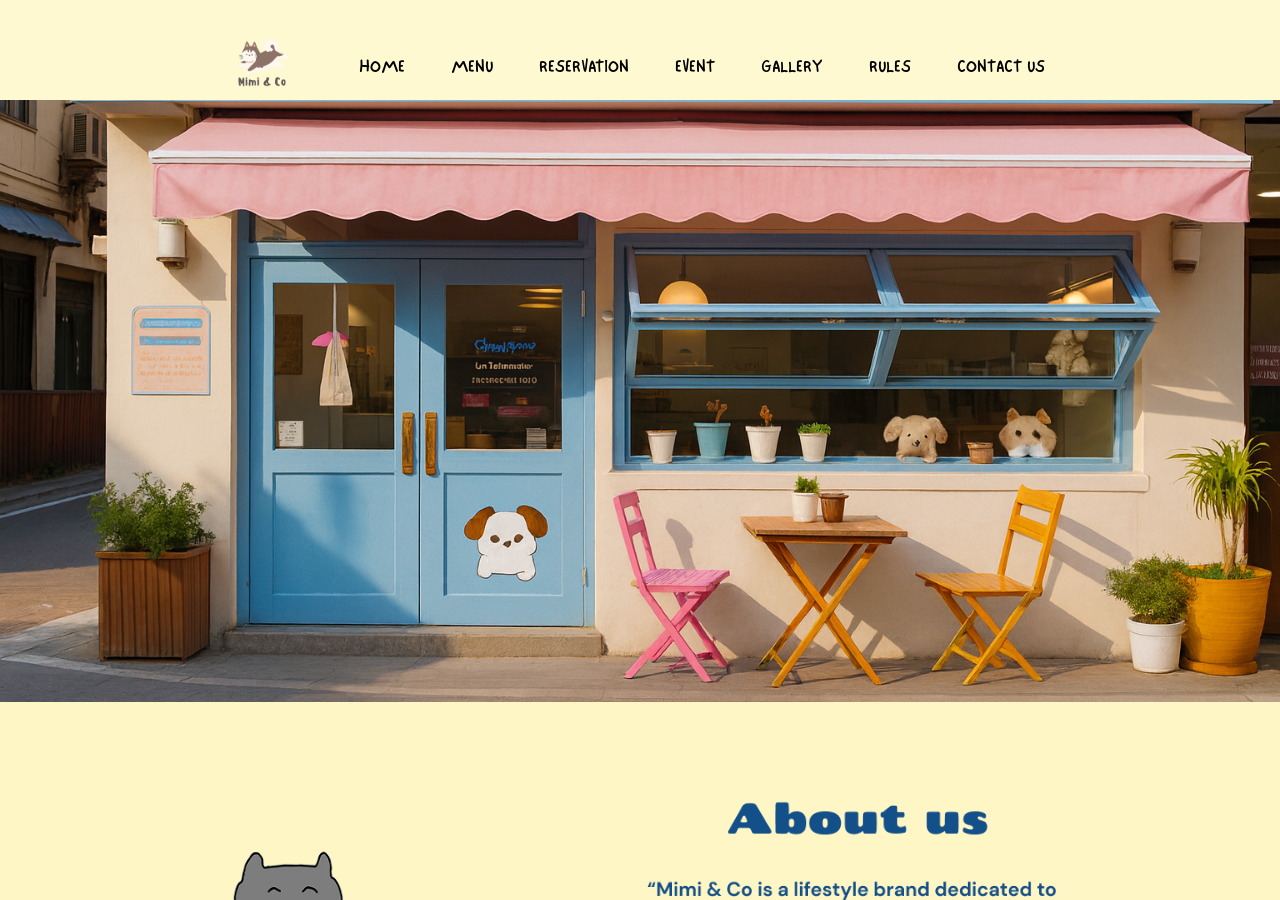
<file: index.html>
<!DOCTYPE html>
<html>
  <head>
    <meta http-equiv="refresh" content="0; url=Home.html">
    <title>Redirecting...</title>
  </head>
  <body>
    <a href="Home.html">Click here if you are not redirected</a>
  </body>
</html>
</file>
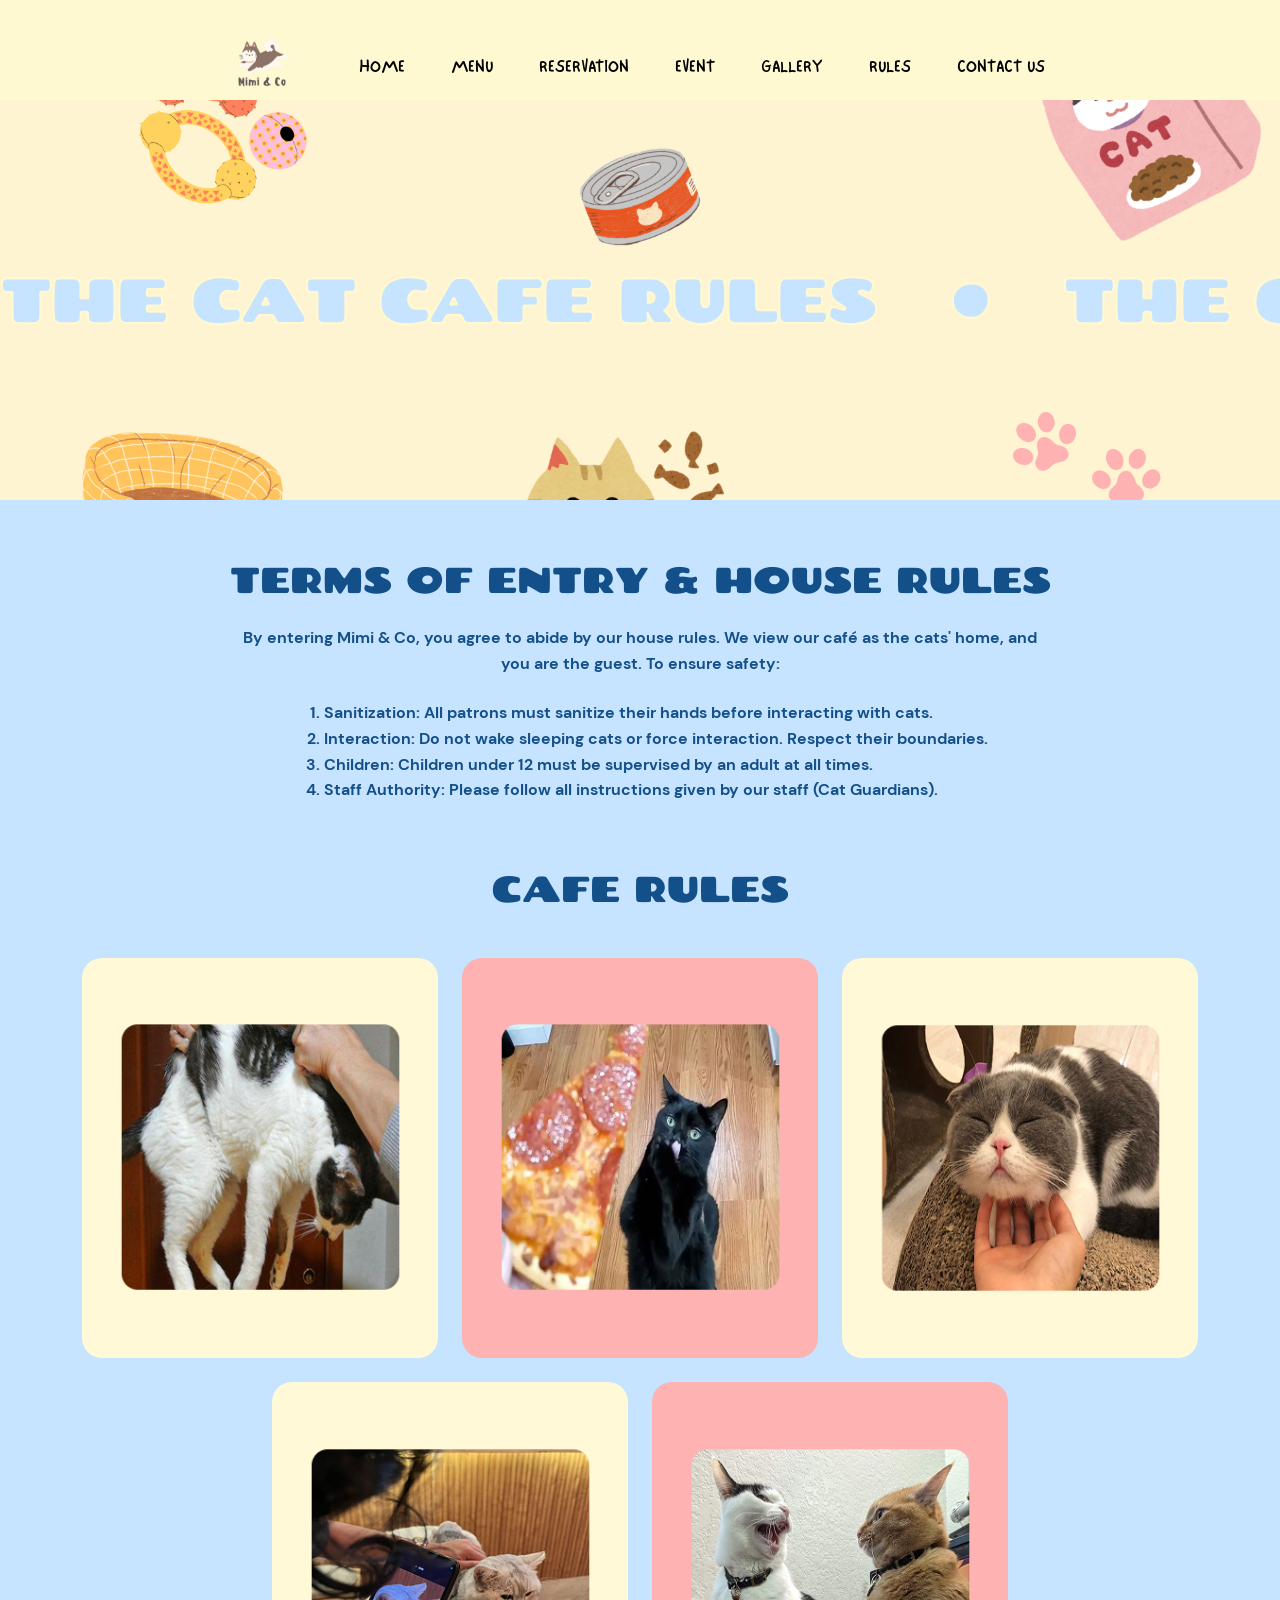
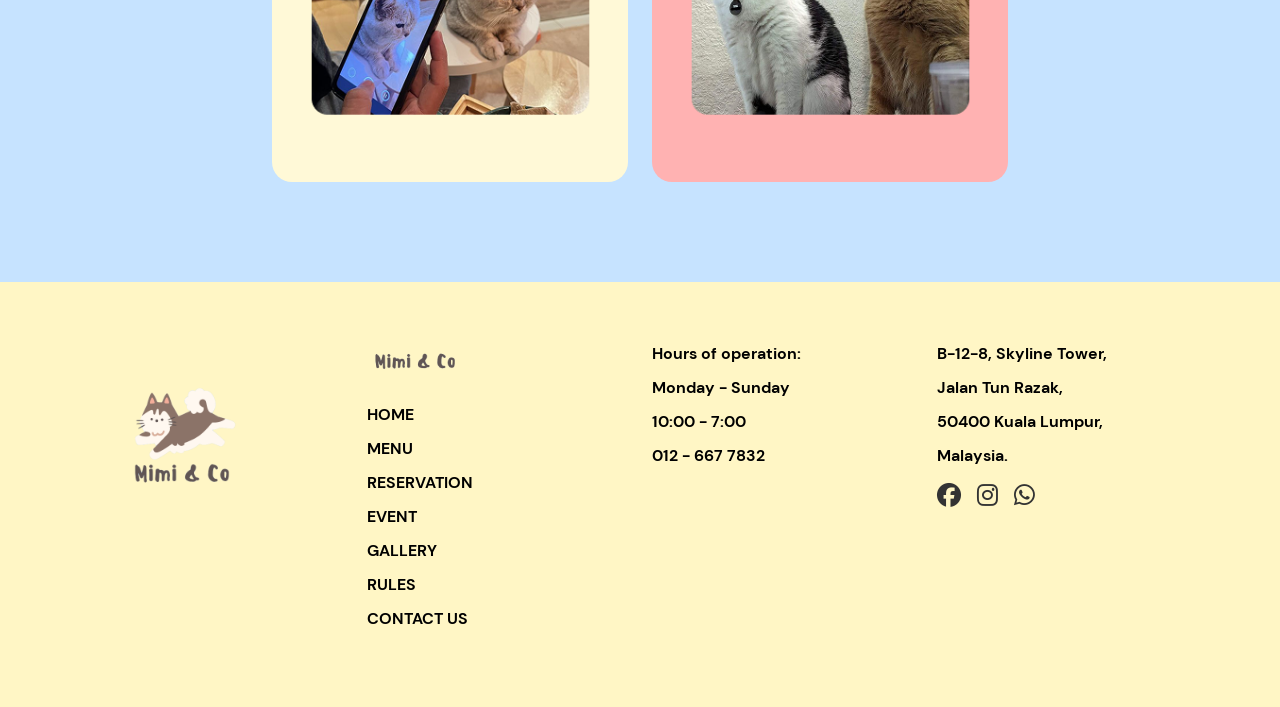
<file: caferules.html>
<!DOCTYPE html>
<html lang="en">
<head>
    <meta charset="UTF-8">
    <meta name="viewport" content="width=device-width, initial-scale=1.0">
    <title>The Cat Cafe Rules</title>
    
    <link href="https://cdn.jsdelivr.net/npm/bootstrap@5.0.2/dist/css/bootstrap.min.css" rel="stylesheet">
    <link rel="stylesheet" href="https://cdnjs.cloudflare.com/ajax/libs/font-awesome/6.7.2/css/all.min.css">
    
    <link rel="stylesheet" href="Template.css">
    <link rel="stylesheet" href="caferules.css">

    <link rel="icon" type="image/x-icon" href="img/Logo 2.png">
</head>

<body>

    <div class="navbar-placeholder">
        <nav class="navbar navbar-expand-lg transition-navbar">
            <div class="container-fluid justify-content-center position-relative">
                <button class="navbar-toggler position-absolute start-0 ms-3" type="button" data-bs-toggle="collapse" data-bs-target="#navbarNav">
                    <span class="navbar-toggler-icon"></span>
                </button>
                <div class="d-flex align-items-center flex-column flex-lg-row w-100 justify-content-center">
                    <a class="navbar-brand m-0 p-0 me-lg-4" href="Home.html">
                        <img src="img/Logo 2.png" alt="Mimi & Co" class="nav-logo">
                    </a>
                    <div class="collapse navbar-collapse flex-grow-0" id="navbarNav">
                        <ul class="navbar-nav text-center align-items-center">
                            <li class="nav-item"><a class="nav-link" href="Home.html">HOME</a></li>
                            <li class="nav-item"><a class="nav-link" href="menu.html">MENU</a></li>
                            <li class="nav-item"><a class="nav-link " href="Reservation.html">RESERVATION</a></li>
                            <li class="nav-item"><a class="nav-link" href="Event.html">EVENT</a></li>
                            <li class="nav-item"><a class="nav-link" href="ourcats.html">GALLERY</a></li>
                            <li class="nav-item"><a class="nav-link" href="caferules.html">RULES</a></li>
                            <li class="nav-item"><a class="nav-link" href="cncn.html">CONTACT US</a></li>
                        </ul>
                    </div>
                </div>
            </div>
        </nav>
    </div>

    <header class="rules-header">
        <img src="img/Background banner.png" alt="" class="header-bg-img">
        
        <div class="marquee-container">
            <div class="marquee-content">
                THE CAT CAFE RULES&nbsp;&nbsp;&nbsp;•&nbsp;&nbsp;&nbsp;THE CAT CAFE RULES&nbsp;&nbsp;&nbsp;•&nbsp;&nbsp;&nbsp;THE CAT CAFE RULES&nbsp;&nbsp;&nbsp;•&nbsp;&nbsp;&nbsp;THE CAT CAFE RULES&nbsp;&nbsp;&nbsp;•&nbsp;&nbsp;&nbsp;
            </div>
        </div>
    </header>

    <section class="rules-content-section">
        <div class="container">
            
            <div class="text-center mb-5">
                <h2 class="section-title text-dark-blue mb-4">TERMS OF ENTRY & HOUSE RULES</h2>
                <div class="rules-text mx-auto">
                    <p class="mb-4">By entering Mimi & Co, you agree to abide by our house rules. We view our café as the cats' home, and you are the guest. To ensure safety:</p>
                    <ol class="text-start d-inline-block">
                        <li><strong>Sanitization:</strong> All patrons must sanitize their hands before interacting with cats.</li>
                        <li><strong>Interaction:</strong> Do not wake sleeping cats or force interaction. Respect their boundaries.</li>
                        <li><strong>Children:</strong> Children under 12 must be supervised by an adult at all times.</li>
                        <li><strong>Staff Authority:</strong> Please follow all instructions given by our staff (Cat Guardians).</li>
                    </ol>
                </div>
            </div>

            <div class="text-center mb-5">
                <h2 class="section-title text-dark-blue">CAFE RULES</h2>
            </div>

            <div class="row g-4 justify-content-center">
                
                <div class="col-12 col-md-6 col-lg-4">
                    <div class="flip-card">
                        <div class="flip-card-inner">
                            <div class="flip-card-front">
                                <img src="img/Group 44.png" alt="Paws" class="img-fill">
                            </div>
                            <div class="flip-card-back card-yellow-dark">
                                <h3 class="card-title">Paws on the Floor</h3>
                                <p class="card-text">Please do not pick up the cats or hold them against their will. Cats prefer to have all four paws on the ground. If a cat wants to sit on your lap, they will hop up!
.</p>
                                <i class="fa-solid fa-paw fa-2x mt-2"></i>
                            </div>
                        </div>
                    </div>
                </div>

                <div class="col-12 col-md-6 col-lg-4">
                    <div class="flip-card">
                        <div class="flip-card-inner">
                            <div class="flip-card-front">
                                <img src="img/Group 45.png" alt="Food" class="img-fill">
                            </div>
                            <div class="flip-card-back card-pink-dark">
                                <h3 class="card-title">No Human Food</h3>
                                <p class="card-text">Our treats are delicious, but they aren't for kitties! Please do not share your food or drinks with the cats, as many human ingredients can be harmful to their health.</p>
                                <i class="fa-solid fa-burger fa-2x mt-2"></i>
                            </div>
                        </div>
                    </div>
                </div>

                <div class="col-12 col-md-6 col-lg-4">
                    <div class="flip-card">
                        <div class="flip-card-inner">
                            <div class="flip-card-front">
                                <img src="img/Group 46.png" alt="Touch" class="img-fill">
                            </div>
                            <div class="flip-card-back card-yellow-dark">
                                <h3 class="card-title">Gentle Touch Only</h3>
                                <p class="card-text">Please pet gently and avoid rough play. If a cat is sleeping or eating, please let them rest. We want them to feel safe and relaxed at all times.</p>
                                <i class="fa-solid fa-hand-holding-heart fa-2x mt-2"></i>
                            </div>
                        </div>
                    </div>
                </div>

                <div class="col-12 col-md-6 col-lg-4">
                    <div class="flip-card">
                        <div class="flip-card-inner">
                            <div class="flip-card-front">
                                <img src="img/Group 39.png" alt="Flash" class="img-fill">
                            </div>
                            <div class="flip-card-back card-yellow-dark">
                                <h3 class="card-title">Flash-Free Photos</h3>
                                <p class="card-text">You are welcome to take photos of our adorable residents! However, please turn off your flash, as the bright light can hurt their sensitive eyes and scare them.
</p>
                                <i class="fa-solid fa-camera-rotate fa-2x mt-2"></i>
                            </div>
                        </div>
                    </div>
                </div>

                <div class="col-12 col-md-6 col-lg-4">
                    <div class="flip-card">
                        <div class="flip-card-inner">
                            <div class="flip-card-front">
                                <img src="img/Group 41.png" alt="Flash" class="img-fill">
                            </div>
                            <div class="flip-card-back card-pink-dark">
                                <h3 class="card-title">Indoor Voices</h3>
                                <p class="card-text">Cats have sensitive hearing. We ask that you keep your voice to a conversational level and avoid shouting or running, to keep the environment calm for everyone.
</p>
                                <i class="fa-solid fa-volume-low fa-2x mt-2"></i>
                            </div>
                        </div>
                    </div>
                </div>

            </div> </div>
    </section>

    <footer>
        <div class="container">
            <div class="row g-4">
                <div class="col-12 col-md-6 col-lg-3 text-center text-lg-start">
                    <a href="Home.html"><img src="img/Logo 2.png" alt="" class="img-fluid" style="max-width: 200px;"></a>
                </div>
                <div class="col-12 col-md-6 col-lg-3 text-center text-lg-start">
                    <div class="lg mb-3"><img src="img/Logo font only.png" alt="" class="img-fluid" width="101"></div>
                    <ul class="nolist1">
                        <li><a href="Home.html">HOME</a></li>
                        <li><a href="menu.html">MENU</a></li>
                        <li><a href="Reservation.html">RESERVATION</a></li>
                        <li><a href="Event.html">EVENT</a></li>
                        <li><a href="ourcats.html">GALLERY</a></li>
                        <li><a href="caferules.html">RULES</a></li>
                        <li><a href="cncn.html">CONTACT US</a></li>
                    </ul>
                </div>
                <div class="col-12 col-md-6 col-lg-3 text-center text-lg-start">
                    <ul class="nolist2">
                        <li><strong>Hours of operation:</strong></li>
                        <li>Monday - Sunday</li>
                        <li>10:00 - 7:00</li>
                        <li>012 - 667 7832</li>
                    </ul>
                </div>
                <div class="col-12 col-md-6 col-lg-3 text-center text-lg-start">
                    <ul class="nolist2">
                        <li>B-12-8, Skyline Tower,</li>
                        <li>Jalan Tun Razak,</li>
                        <li>50400 Kuala Lumpur,</li>
                        <li>Malaysia.</li>
                    </ul>
                    <div class="icon mt-3 d-flex justify-content-center justify-content-lg-start">
                        <a href="#" class="me-3"><i class="fa-brands fa-facebook fa-xl"></i></a>
                        <a href="#" class="me-3"><i class="fa-brands fa-instagram fa-xl"></i></a>
                        <a href="#"><i class="fa-brands fa-whatsapp fa-xl"></i></a>
                    </div>
                </div>
            </div>
        </div>
    </footer>

    <script src="https://cdn.jsdelivr.net/npm/bootstrap@5.0.2/dist/js/bootstrap.bundle.min.js"></script>
    <script>
        window.addEventListener('scroll', function() {
            const navbar = document.querySelector('.transition-navbar');
            if (window.scrollY > 50) {
                navbar.classList.add('scrolled');
            } else {
                navbar.classList.remove('scrolled');
            }
        });
    </script>
</body>
</html>
</file>
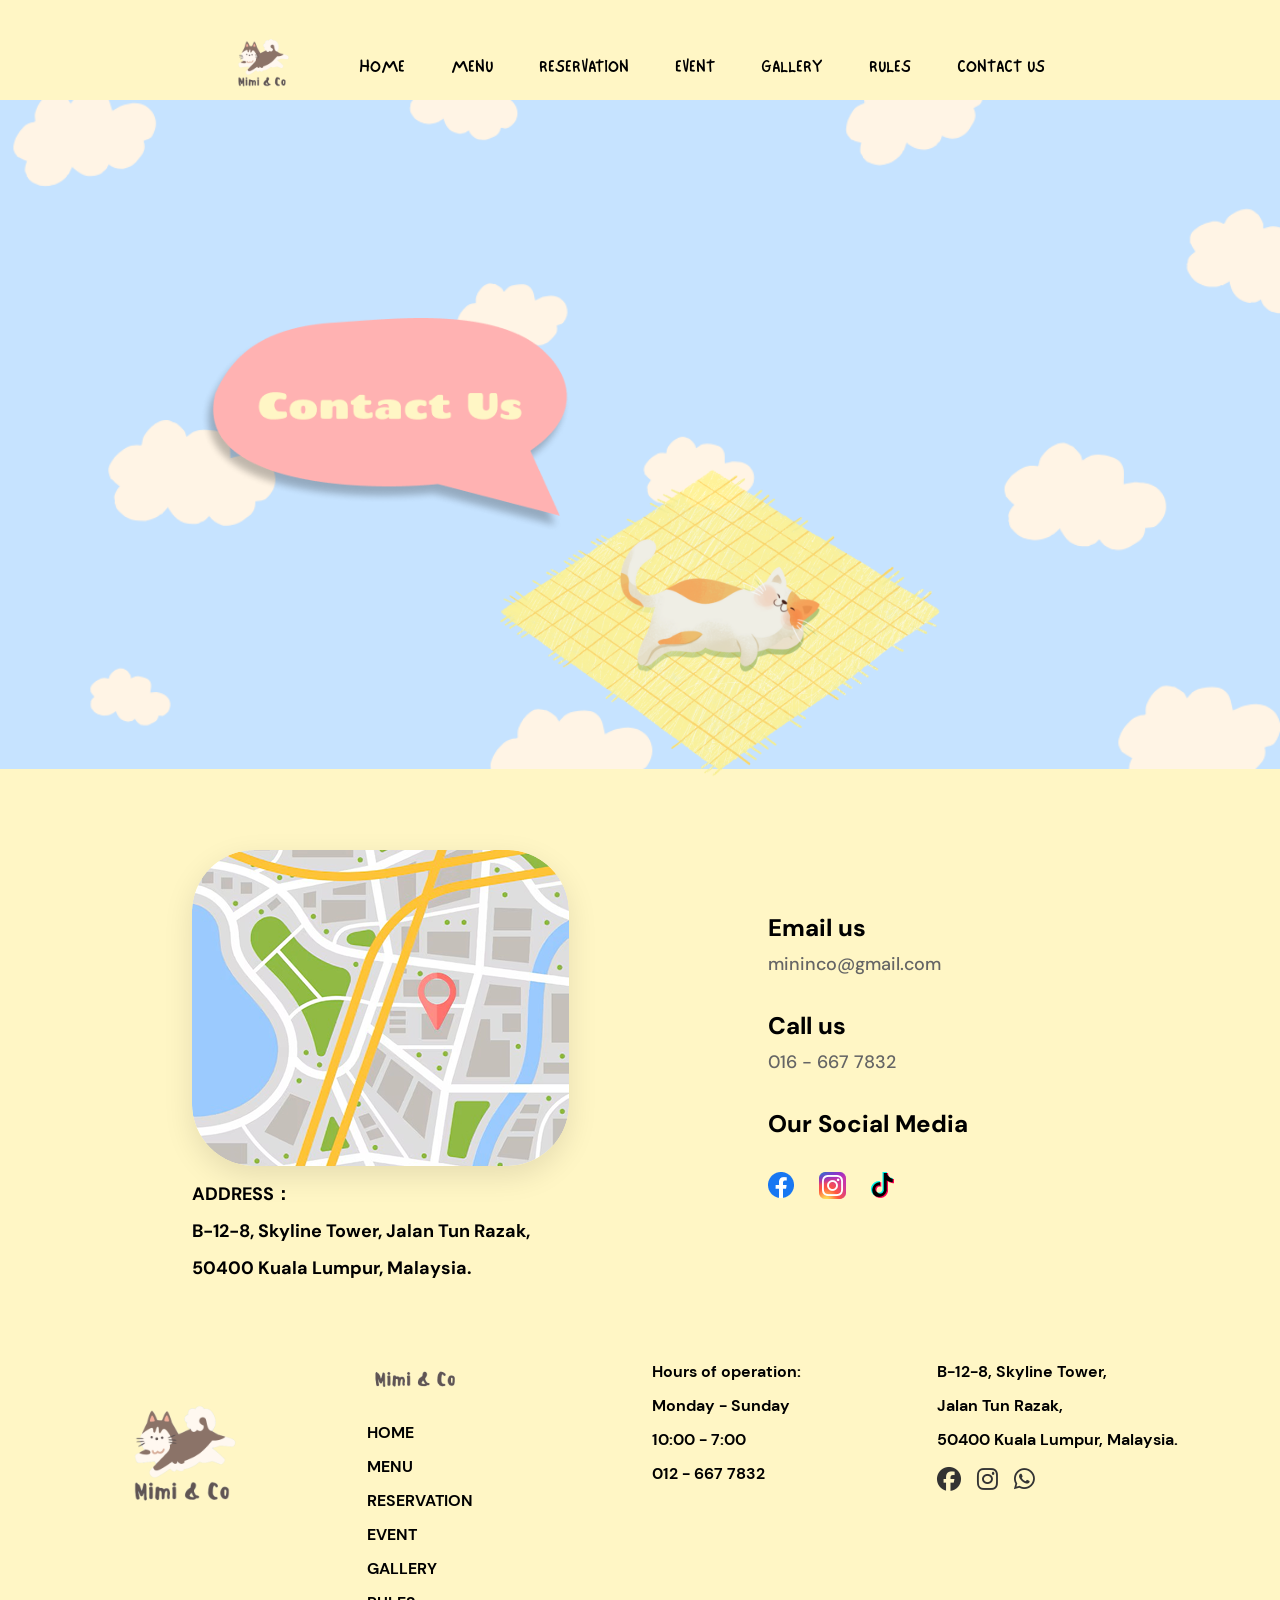
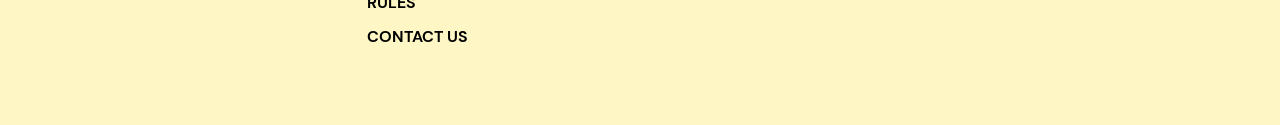
<file: cncn.html>
<!DOCTYPE html>
<html lang="en">
<head>
    <meta charset="UTF-8">
    <meta name="viewport" content="width=device-width, initial-scale=1.0">
    <title>Contact Us</title>
    
    <link href="https://cdn.jsdelivr.net/npm/bootstrap@5.0.2/dist/css/bootstrap.min.css" rel="stylesheet">
    <link rel="stylesheet" href="https://cdnjs.cloudflare.com/ajax/libs/font-awesome/6.7.2/css/all.min.css">
    <link href="https://fonts.googleapis.com/css2?family=DM+Sans:ital,wght@0,400;0,700;1,400&display=swap" rel="stylesheet">
    
    <link rel="stylesheet" href="Template.css">

    <link rel="icon" type="image/x-icon" href="img/Logo 2.png">

    <style>
        body {
            background: #fff6c5;
            font-family: 'DM Sans', sans-serif;
            color: black;
            margin: 0;
            padding: 0;
        }

        .navbar-placeholder { height: 100px; }

        .contact-main-wrapper {
            position: relative;
            min-height: 1200px; 
            overflow:hidden;
        }


        .contact-banner {
            background-image: url('img/background 3.png');
            background-size: cover;
            background-position: center;
            background-repeat: no-repeat;
            width: 100%;
            height: 669px;
            position: relative;
        }
        
        .contact-title-img {
            position: absolute;
            width: 387px;
            height: 216px;
            top: 218px;
            left: 15%; 
            object-fit: contain;
            z-index: 2;
        }
        
        .cat-img {
            position: absolute;
            width: 800px; 
            height: 746px;
            left: 25%;
            top: 150px;
            object-fit: contain;
            z-index: 1;
            opacity: 0.9;
        }

        .address-img {
            position: absolute;
            width: 377px;
            height: 316px;
            top: 750px;
            left: 15%;
            border-radius: 62px;
            object-fit: cover;
            box-shadow: 0 10px 30px rgba(0,0,0,0.1);
        }
        
        .address-text {
            position: absolute;
            top: 1080px; 
            left: 15%;
            width: 377px;
            font-size: 18px;
            line-height: 1.6;
            font-weight: 700;
        }
        
        .address-line { margin-bottom: 8px; }

        .contact-info-right {
            position: absolute;
            top: 780px;
            left: 60%;
        }
        
        .info-title {
            font-weight: 800;
            font-size: 24px;
            margin-bottom: 5px;
            margin-top: 30px;
        }
        
        .info-content {
            font-size: 18px; 
            font-weight: 500; 
            color: #656565;
            margin-bottom: 20px;
        }
        
        .social-icons {
            display: flex;
            gap: 25px;
            margin-top: 20px;
        }
        
        .social-icon {
            color: black;
            font-size: 28px;
            text-decoration: none;
            transition: transform 0.3s ease, color 0.3s ease;
        }
        
        .social-icon:hover {
            color: #134F88;
            transform: scale(1.2);
        }

 
        @media (max-width: 991px) {
            .contact-main-wrapper { min-height: 1800px; }
            .contact-title-img { left: 10%; width: 280px; }
            .cat-img { width: 500px; top: 300px; }
            .address-img { left: 50%; transform: translateX(-50%); top: 700px; }
            .address-text { left: 50%; transform: translateX(-50%); top: 1030px; text-align: center; }
            .contact-info-right { left: 50%; transform: translateX(-50%); top: 1200px; text-align: center; }
            .social-icons { justify-content: center; }
        }
    </style>
</head>

<body>

    <div class="navbar-placeholder">
        <nav class="navbar navbar-expand-lg transition-navbar">
            <div class="container-fluid justify-content-center position-relative">
                <button class="navbar-toggler position-absolute start-0 ms-3" type="button" data-bs-toggle="collapse" data-bs-target="#navbarNav">
                    <span class="navbar-toggler-icon"></span>
                </button>
                <div class="d-flex align-items-center flex-column flex-lg-row w-100 justify-content-center">
                    <a class="navbar-brand m-0 p-0 me-lg-4" href="Home.html">
                        <img src="img/Logo 2.png" alt="Mimi & Co" class="nav-logo">
                    </a>
                    <div class="collapse navbar-collapse flex-grow-0" id="navbarNav">
                        <ul class="navbar-nav text-center align-items-center">
                            <li class="nav-item"><a class="nav-link" href="Home.html">HOME</a></li>
                            <li class="nav-item"><a class="nav-link" href="menu.html">MENU</a></li>
                            <li class="nav-item"><a class="nav-link " href="Reservation.html">RESERVATION</a></li>
                            <li class="nav-item"><a class="nav-link" href="Event.html">EVENT</a></li>
                            <li class="nav-item"><a class="nav-link" href="ourcats.html">GALLERY</a></li>
                            <li class="nav-item"><a class="nav-link" href="caferules.html">RULES</a></li>
                            <li class="nav-item"><a class="nav-link" href="cncn.html">CONTACT US</a></li>
                        </ul>
                    </div>
                </div>
            </div>
        </nav>
    </div>

    <main class="contact-main-wrapper">
        
        <div class="contact-banner">
            <img src="img/contactus.png" alt="CONTACT US" class="contact-title-img">
            <img src="img/cat sleep.png" alt="Sleeping Cat" class="cat-img">
        </div>

        <img src="img/address.png" alt="Address" class="address-img">
        <div class="address-text">
            <div class="address-line">ADDRESS：</div>
            <div class="address-line">B-12-8, Skyline Tower, Jalan Tun Razak,</div>
            <div class="address-line">50400 Kuala Lumpur, Malaysia.</div>
        </div>

        <div class="contact-info-right">
            <div class="info-title">Email us</div>
            <div class="info-content">mininco@gmail.com</div>
            
            <div class="info-title">Call us</div>
            <div class="info-content">016 - 667 7832</div>
            
            <div class="info-title">Our Social Media</div>
            <div class="social-icons">
                <a href="#" class="social-icon"><img src="img/facebook.png" alt=""></a>
                <a href="#" class="social-icon"><img src="img/insta.png" alt=""></a>
                <a href="#" class="social-icon"><img src="img/tiktok.png" alt=""></a>
            </div>
        </div>

    </main>

    <footer>
        <div class="container">
            <div class="row g-4">
                <div class="col-12 col-md-6 col-lg-3 text-center text-lg-start">
                    <a href="Home.html"><img src="img/Logo 2.png" alt="" class="img-fluid" style="max-width: 200px;"></a>
                </div>
                <div class="col-12 col-md-6 col-lg-3 text-center text-lg-start">
                    <div class="lg mb-3"><img src="img/Logo font only.png" alt="" class="img-fluid" width="101"></div>
                    <ul class="nolist1 list-unstyled">
                        <li><a href="Home.html">HOME</a></li>
                        <li><a href="menu.html">MENU</a></li>
                        <li><a href="Reservation.html">RESERVATION</a></li>
                        <li><a href="Event.html">EVENT</a></li>
                        <li><a href="ourcats.html">GALLERY</a></li>
                        <li><a href="caferules.html">RULES</a></li>
                        <li><a href="cncn.html">CONTACT US</a></li>
                    </ul>
                </div>
                <div class="col-12 col-md-6 col-lg-3 text-center text-lg-start">
                    <ul class="nolist2 list-unstyled">
                        <li><strong>Hours of operation:</strong></li>
                        <li>Monday - Sunday</li>
                        <li>10:00 - 7:00</li>
                        <li>012 - 667 7832</li>
                    </ul>
                </div>
                <div class="col-12 col-md-6 col-lg-3 text-center text-lg-start">
                    <ul class="nolist2 list-unstyled">
                        <li>B-12-8, Skyline Tower,</li>
                        <li>Jalan Tun Razak,</li>
                        <li>50400 Kuala Lumpur, Malaysia.</li>
                    </ul>
                    <div class="icon mt-3 d-flex justify-content-center justify-content-lg-start">
                        <a href="#" class="me-3 text-dark"><i class="fa-brands fa-facebook fa-xl"></i></a>
                        <a href="#" class="me-3 text-dark"><i class="fa-brands fa-instagram fa-xl"></i></a>
                        <a href="#" class="text-dark"><i class="fa-brands fa-whatsapp fa-xl"></i></a>
                    </div>
                </div>
            </div>
        </div>
    </footer>

    <script src="https://cdn.jsdelivr.net/npm/bootstrap@5.0.2/dist/js/bootstrap.bundle.min.js"></script>

    <script>
   
        window.addEventListener('scroll', function() {
            const navbar = document.querySelector('.transition-navbar');
            if (window.scrollY > 50) {
                navbar.classList.add('scrolled');
            } else {
                navbar.classList.remove('scrolled');
            }
        });
    </script>

</body>
</html>
</file>
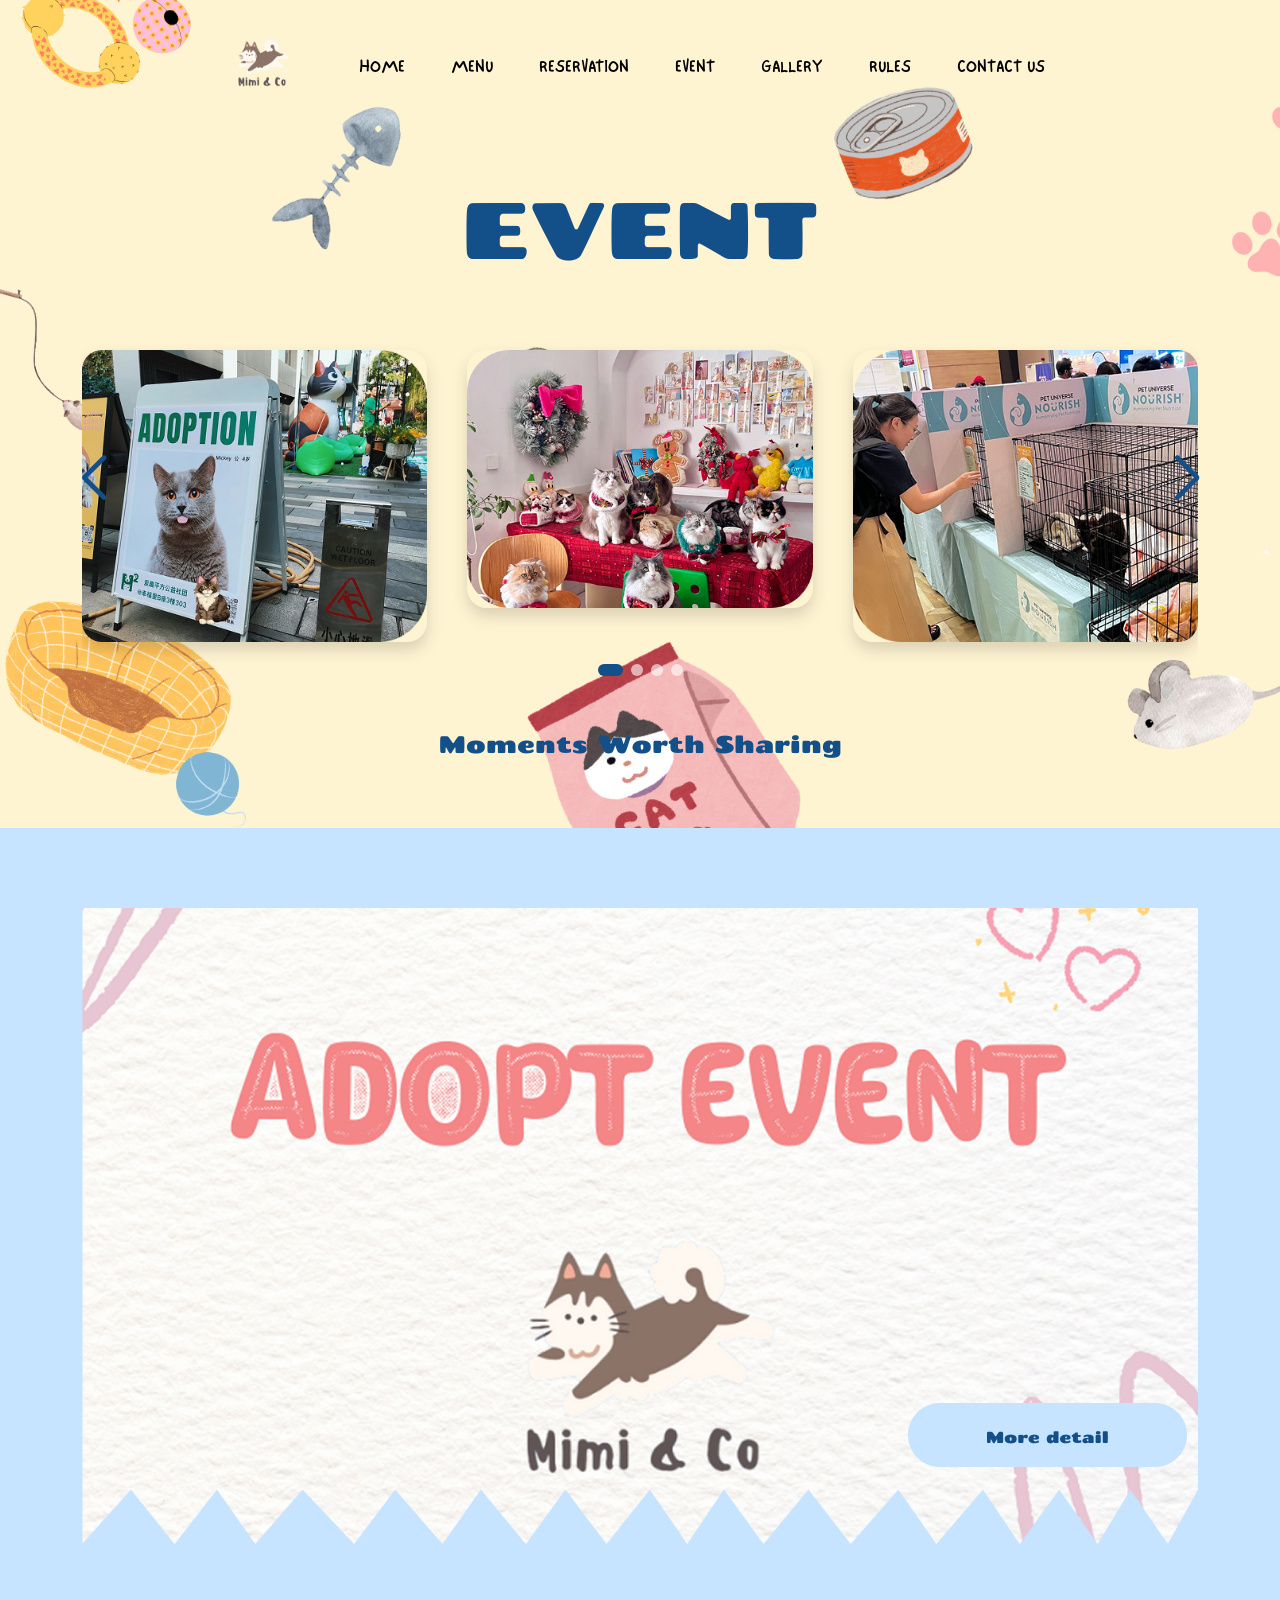
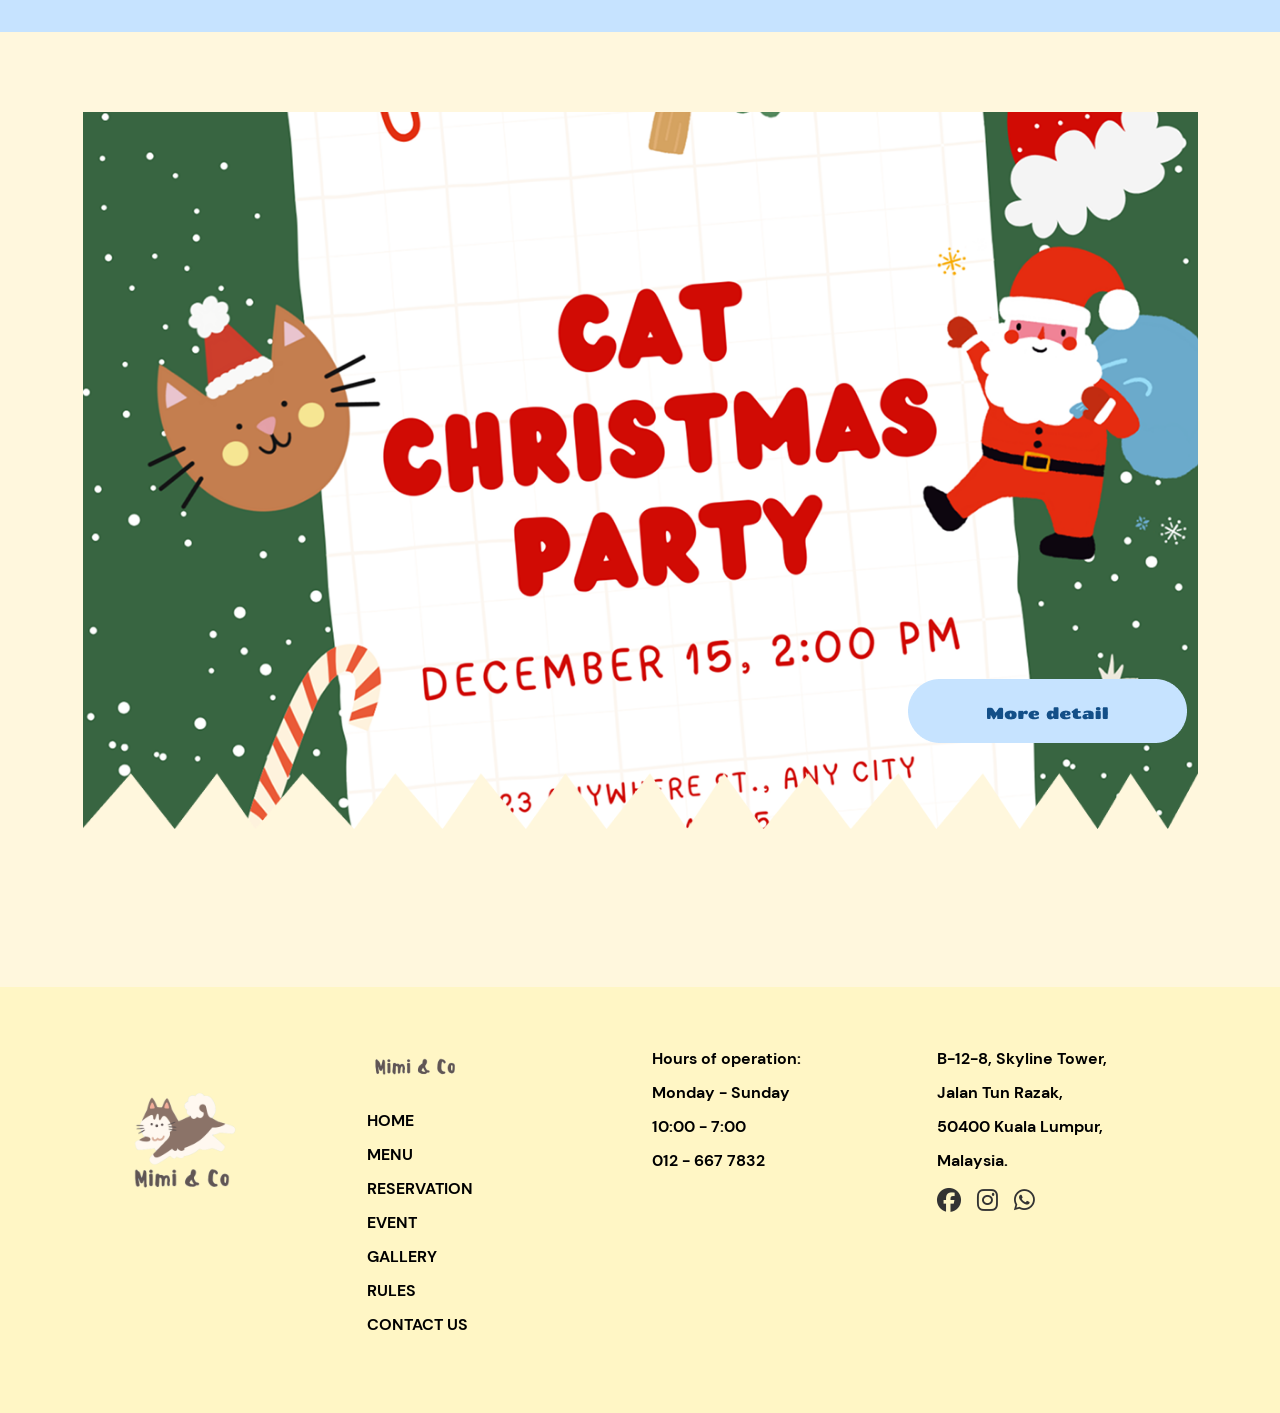
<file: Event.html>
<!DOCTYPE html>
<html lang="en">
<head>
    <meta charset="UTF-8">
    <meta name="viewport" content="width=device-width, initial-scale=1.0">
    <title>Event</title>
    
    <link href="https://cdn.jsdelivr.net/npm/bootstrap@5.0.2/dist/css/bootstrap.min.css" rel="stylesheet">
    <link rel="stylesheet" href="https://cdnjs.cloudflare.com/ajax/libs/font-awesome/6.7.2/css/all.min.css">
    <link rel="stylesheet" href="https://cdn.jsdelivr.net/npm/swiper@11/swiper-bundle.min.css" />
    
    <link rel="stylesheet" href="Template.css">
    <link rel="stylesheet" href="event.css">

    <link rel="icon" type="image/x-icon" href="img/Logo 2.png">
</head>

<body>

    <nav class="navbar navbar-expand-lg fixed-top transition-navbar">
        <div class="container-fluid justify-content-center position-relative">
            <button class="navbar-toggler position-absolute start-0 ms-3" type="button" data-bs-toggle="collapse" data-bs-target="#navbarNav">
                <span class="navbar-toggler-icon"></span>
            </button>
            <div class="d-flex align-items-center flex-column flex-lg-row w-100 justify-content-center">
                <a class="navbar-brand m-0 p-0 me-lg-4" href="index.html">
                    <img src="img/Logo 2.png" alt="Mimi & Co" class="nav-logo">
                </a>
                <div class="collapse navbar-collapse flex-grow-0" id="navbarNav">
                    <ul class="navbar-nav text-center align-items-center">
                        <li class="nav-item"><a class="nav-link" href="Home.html">HOME</a></li>
                            <li class="nav-item"><a class="nav-link" href="menu.html">MENU</a></li>
                            <li class="nav-item"><a class="nav-link " href="Reservation.html">RESERVATION</a></li>
                            <li class="nav-item"><a class="nav-link" href="Event.html">EVENT</a></li>
                            <li class="nav-item"><a class="nav-link" href="ourcats.html">GALLERY</a></li>
                            <li class="nav-item"><a class="nav-link" href="caferules.html">RULES</a></li>
                            <li class="nav-item"><a class="nav-link" href="cncn.html">CONTACT US</a></li>
                    </ul>
                </div>
            </div>
        </div>
    </nav>

    <section class="section1">
        <div class="container position-relative">
            
            <div class="row mb-4">
                <div class="col-12 text-center">
                    <h2>EVENT</h2>
                </div>
            </div>

            <div class="swiper mySwiper">
                <div class="swiper-wrapper">
                    <div class="swiper-slide">
                        <div class="photo-card">
                            <img src="img/Rectangle 113.png" alt="Event 1">
                        </div>
                    </div>
                    <div class="swiper-slide">
                        <div class="photo-card">
                            <img src="img/Rectangle 114.png" alt="Event 2">
                        </div>
                    </div>
                    <div class="swiper-slide">
                        <div class="photo-card">
                            <img src="img/Rectangle 115.png" alt="Event 3">
                        </div>
                    </div>
                    <div class="swiper-slide">
                        <div class="photo-card">
                            <img src="img/Rectangle 114.png" alt="Event 4">
                        </div>
                    </div>
                </div>
                <div class="swiper-pagination"></div>
            </div>

            <div class="swiper-button-prev custom-arrow"></div>
            <div class="swiper-button-next custom-arrow"></div>

            <div class="row mt-4">
                <div class="col-12">
                    <p>Moments Worth Sharing</p>
                </div>
            </div>
        </div>
    </section>

    <section class="section2">
        <div class="container">
            <div class="row">
                <div class="col-12 text-center"> 
                    <div class="img-wrapper">
                        <img src="img/Vector 4.png" alt="Adopt Event" class="main-bg img-fluid">
                        <a href="Eventps2.html" class="btn-link"><img src="img/Group 42.png" alt="Detail"></a>
                    </div>
                </div>
            </div>
        </div>
    </section>

    <section class="section3">
        <div class="container">
            <div class="row">
                <div class="col-12 text-center"> 
                    <div class="img-wrapper">
                        <img src="img/Vector 5.png" alt="Theme Event" class="main-bg img-fluid">
                        <a href="Eventps1.html" class="btn-link"><img src="img/Group 42.png" alt="Detail"></a>
                    </div>
                </div>
            </div>
        </div>
    </section>

    <footer>
        <div class="container">
            <div class="row g-4">
                <div class="col-12 col-md-6 col-lg-3 text-center text-lg-start">
                    <a href="#"><img src="img/Logo 2.png" alt="" class="img-fluid" style="max-width: 200px;"></a>
                </div>
                <div class="col-12 col-md-6 col-lg-3 text-center text-lg-start">
                    <div class="lg mb-3"><img src="img/Logo font only.png" alt="" class="img-fluid" width="101"></div>
                    <ul class="nolist1">
                        <li><a href="Home.html">HOME</a></li>
                        <li><a href="menu.html">MENU</a></li>
                        <li><a href="Reservation.html">RESERVATION</a></li>
                        <li><a href="Event.html">EVENT</a></li>
                        <li><a href="ourcats.html">GALLERY</a></li>
                        <li><a href="caferules.html">RULES</a></li>
                        <li><a href="cncn.html">CONTACT US</a></li>
                    </ul>
                </div>
                <div class="col-12 col-md-6 col-lg-3 text-center text-lg-start">
                    <ul class="nolist2">
                        <li><strong>Hours of operation:</strong></li>
                        <li>Monday - Sunday</li>
                        <li>10:00 - 7:00</li>
                        <li>012 - 667 7832</li>
                    </ul>
                </div>
                <div class="col-12 col-md-6 col-lg-3 text-center text-lg-start">
                    <ul class="nolist2">
                        <li>B-12-8, Skyline Tower,</li>
                        <li>Jalan Tun Razak,</li>
                        <li>50400 Kuala Lumpur,</li>
                        <li>Malaysia.</li>
                    </ul>
                    <div class="icon mt-3 d-flex justify-content-center justify-content-lg-start">
                        <a href="#" class="me-3"><i class="fa-brands fa-facebook fa-xl"></i></a>
                        <a href="#" class="me-3"><i class="fa-brands fa-instagram fa-xl"></i></a>
                        <a href="#"><i class="fa-brands fa-whatsapp fa-xl"></i></a>
                    </div>
                </div>
            </div>
        </div>
    </footer>

    <script src="https://cdn.jsdelivr.net/npm/bootstrap@5.0.2/dist/js/bootstrap.bundle.min.js"></script>
    <script src="https://cdn.jsdelivr.net/npm/swiper@11/swiper-bundle.min.js"></script>

    <script>
        var swiper = new Swiper(".mySwiper", {
            slidesPerView: 1,
            spaceBetween: 30,
            loop: true,
            pagination: {
                el: ".swiper-pagination",
                clickable: true,
            },
            navigation: {
                nextEl: ".swiper-button-next",
                prevEl: ".swiper-button-prev",
            },
            breakpoints: {
                768: { slidesPerView: 2, spaceBetween: 30 },
                992: { slidesPerView: 3, spaceBetween: 40 },
            },
        });

        window.addEventListener('scroll', function() {
            const navbar = document.querySelector('.transition-navbar');
            if (window.scrollY > 50) {
                navbar.classList.add('scrolled');
            } else {
                navbar.classList.remove('scrolled');
            }
        });
    </script>
</body>
</html>
</file>
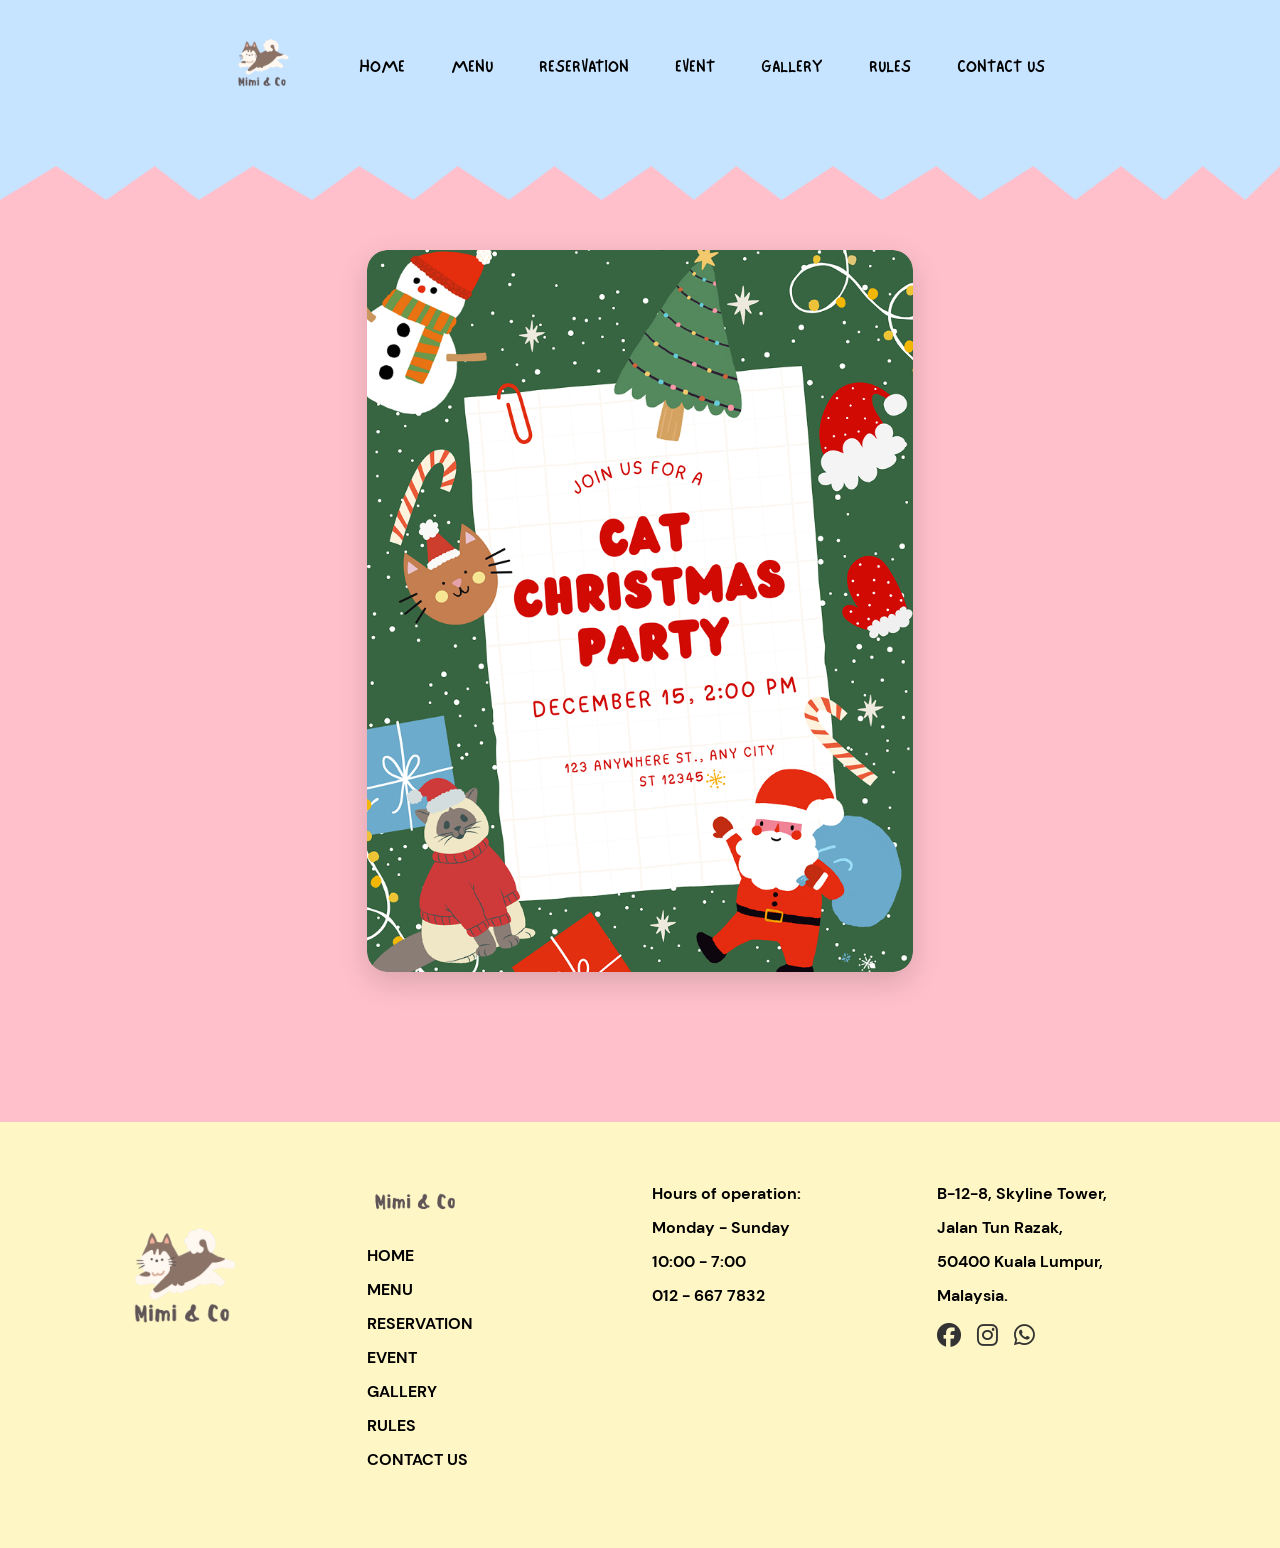
<file: Eventps1.html>
<!DOCTYPE html>
<html lang="en">
<head>
    <meta charset="UTF-8">
    <meta name="viewport" content="width=device-width, initial-scale=1.0">
    <title>Event Detail </title>
    
    <link href="https://cdn.jsdelivr.net/npm/bootstrap@5.0.2/dist/css/bootstrap.min.css" rel="stylesheet">
    <link rel="stylesheet" href="https://cdnjs.cloudflare.com/ajax/libs/font-awesome/6.7.2/css/all.min.css">
    
    <link rel="stylesheet" href="Template.css">
    <link rel="stylesheet" href="poster1.css">

    <link rel="icon" type="image/x-icon" href="img/Logo 2.png">
</head>

<body>

    <nav class="navbar navbar-expand-lg fixed-top transition-navbar">
        <div class="container-fluid justify-content-center position-relative">
            <button class="navbar-toggler position-absolute start-0 ms-3" type="button" data-bs-toggle="collapse" data-bs-target="#navbarNav">
                <span class="navbar-toggler-icon"></span>
            </button>
            <div class="d-flex align-items-center flex-column flex-lg-row w-100 justify-content-center">
                <a class="navbar-brand m-0 p-0 me-lg-4" href="Home.html">
                    <img src="img/Logo 2.png" alt="Mimi & Co" class="nav-logo">
                </a>
                <div class="collapse navbar-collapse flex-grow-0" id="navbarNav">
                    <ul class="navbar-nav text-center align-items-center">
                        <li class="nav-item"><a class="nav-link" href="Home.html">HOME</a></li>
                            <li class="nav-item"><a class="nav-link" href="menu.html">MENU</a></li>
                            <li class="nav-item"><a class="nav-link " href="Reservation.html">RESERVATION</a></li>
                            <li class="nav-item"><a class="nav-link" href="Event.html">EVENT</a></li>
                            <li class="nav-item"><a class="nav-link" href="ourcats.html">GALLERY</a></li>
                            <li class="nav-item"><a class="nav-link" href="caferules.html">RULES</a></li>
                            <li class="nav-item"><a class="nav-link" href="cncn.html">CONTACT US</a></li>
                    </ul>
                </div>
            </div>
        </div>
    </nav>

    <div class="page-header-bg"></div>

    <main class="pink-content-area">
        <div class="container">
            <div class="row justify-content-center">
                <div class="col-12 col-md-8 col-lg-6 text-center">
                    
                    <img src="img/Rectangle 134.png" alt="Christmas Party" class="img-fluid poster-image animation-fade-up">
                    
                </div>
            </div>
        </div>
    </main>

    <footer>
        <div class="container">
            <div class="row g-4">
                <div class="col-12 col-md-6 col-lg-3 text-center text-lg-start">
                    <a href="Home.html"><img src="img/Logo 2.png" alt="" class="img-fluid" style="max-width: 200px;"></a>
                </div>
                <div class="col-12 col-md-6 col-lg-3 text-center text-lg-start">
                    <div class="lg mb-3"><img src="img/Logo font only.png" alt="" class="img-fluid" width="101"></div>
                    <ul class="nolist1">
                        <li><a href="Home.html">HOME</a></li>
                        <li><a href="menu.html">MENU</a></li>
                        <li><a href="Reservation.html">RESERVATION</a></li>
                        <li><a href="Event.html">EVENT</a></li>
                        <li><a href="ourcats.html">GALLERY</a></li>
                        <li><a href="caferules.html">RULES</a></li>
                        <li><a href="cncn.html">CONTACT US</a></li>
                    </ul>
                </div>
                <div class="col-12 col-md-6 col-lg-3 text-center text-lg-start">
                    <ul class="nolist2">
                        <li><strong>Hours of operation:</strong></li>
                        <li>Monday - Sunday</li>
                        <li>10:00 - 7:00</li>
                        <li>012 - 667 7832</li>
                    </ul>
                </div>
                <div class="col-12 col-md-6 col-lg-3 text-center text-lg-start">
                    <ul class="nolist2">
                        <li>B-12-8, Skyline Tower,</li>
                        <li>Jalan Tun Razak,</li>
                        <li>50400 Kuala Lumpur,</li>
                        <li>Malaysia.</li>
                    </ul>
                    <div class="icon mt-3 d-flex justify-content-center justify-content-lg-start">
                        <a href="#" class="me-3"><i class="fa-brands fa-facebook fa-xl"></i></a>
                        <a href="#" class="me-3"><i class="fa-brands fa-instagram fa-xl"></i></a>
                        <a href="#"><i class="fa-brands fa-whatsapp fa-xl"></i></a>
                    </div>
                </div>
            </div>
        </div>
    </footer>

    <script src="https://cdn.jsdelivr.net/npm/bootstrap@5.0.2/dist/js/bootstrap.bundle.min.js"></script>
    
    <script>
        window.addEventListener('scroll', function() {
            const navbar = document.querySelector('.transition-navbar');
            if (window.scrollY > 50) {
                navbar.classList.add('scrolled');
            } else {
                navbar.classList.remove('scrolled');
            }
        });
    </script>

</body>
</html>
</file>
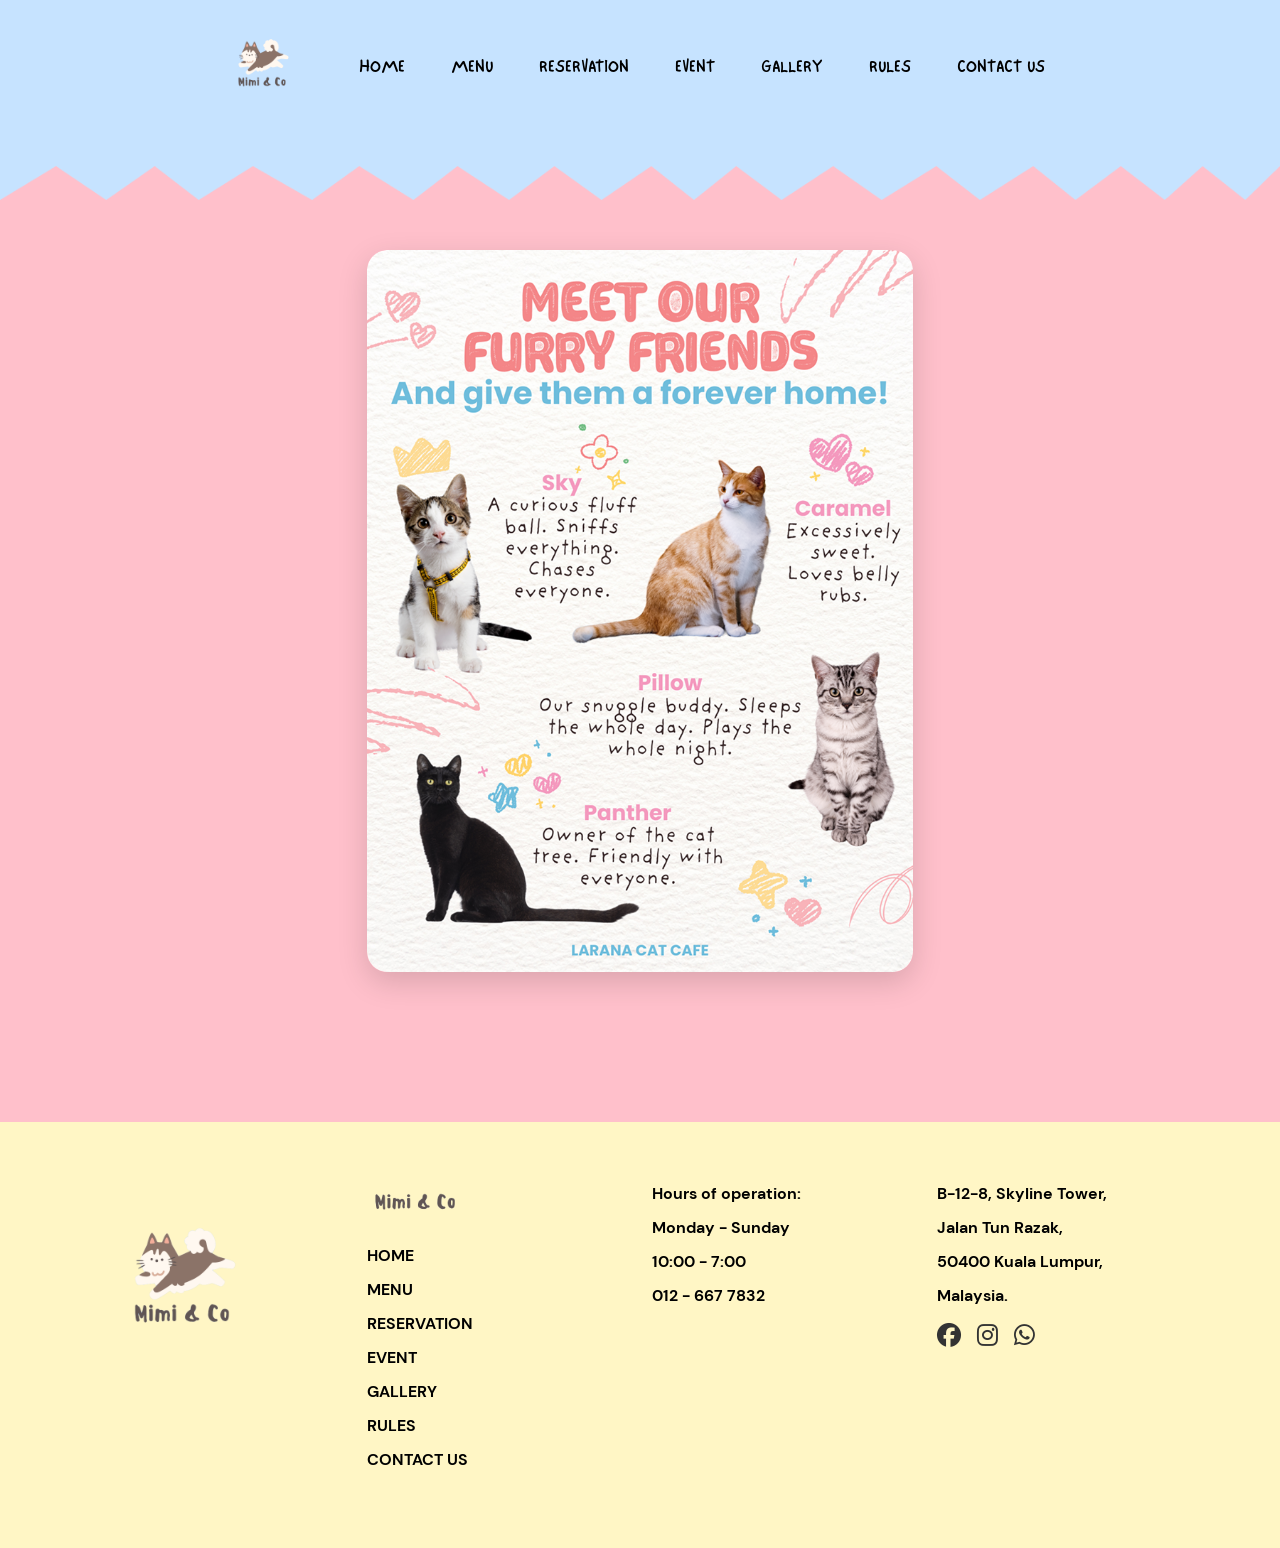
<file: Eventps2.html>
<!DOCTYPE html>
<html lang="en">
<head>
    <meta charset="UTF-8">
    <meta name="viewport" content="width=device-width, initial-scale=1.0">
    <title>Event Detail </title>
    
    <link href="https://cdn.jsdelivr.net/npm/bootstrap@5.0.2/dist/css/bootstrap.min.css" rel="stylesheet">
    <link rel="stylesheet" href="https://cdnjs.cloudflare.com/ajax/libs/font-awesome/6.7.2/css/all.min.css">
    
    <link rel="stylesheet" href="Template.css">
    <link rel="stylesheet" href="Poster.css">

    <link rel="icon" type="image/x-icon" href="img/Logo 2.png">
</head>

<body>

    <nav class="navbar navbar-expand-lg fixed-top transition-navbar">
        <div class="container-fluid justify-content-center position-relative">
            <button class="navbar-toggler position-absolute start-0 ms-3" type="button" data-bs-toggle="collapse" data-bs-target="#navbarNav">
                <span class="navbar-toggler-icon"></span>
            </button>
            <div class="d-flex align-items-center flex-column flex-lg-row w-100 justify-content-center">
                <a class="navbar-brand m-0 p-0 me-lg-4" href="Home.html">
                    <img src="img/Logo 2.png" alt="Mimi & Co" class="nav-logo">
                </a>
                <div class="collapse navbar-collapse flex-grow-0" id="navbarNav">
                    <ul class="navbar-nav text-center align-items-center">
                        <li class="nav-item"><a class="nav-link" href="Home.html">HOME</a></li>
                            <li class="nav-item"><a class="nav-link" href="menu.html">MENU</a></li>
                            <li class="nav-item"><a class="nav-link " href="Reservation.html">RESERVATION</a></li>
                            <li class="nav-item"><a class="nav-link" href="Event.html">EVENT</a></li>
                            <li class="nav-item"><a class="nav-link" href="ourcats.html">GALLERY</a></li>
                            <li class="nav-item"><a class="nav-link" href="caferules.html">RULES</a></li>
                            <li class="nav-item"><a class="nav-link" href="cncn.html">CONTACT US</a></li>
                    </ul>
                </div>
            </div>
        </div>
    </nav>

    <div class="page-header-bg"></div>

    <main class="pink-content-area">
        <div class="container">
            <div class="row justify-content-center">
                <div class="col-12 col-md-8 col-lg-6 text-center">
                    
                    <img src="img/Rectangle.png" alt="Christmas Party" class="img-fluid poster-image animation-fade-up">
                    
                </div>
            </div>
        </div>
    </main>

    <footer>
        <div class="container">
            <div class="row g-4">
                <div class="col-12 col-md-6 col-lg-3 text-center text-lg-start">
                    <a href="#"><img src="img/Logo 2.png" alt="" class="img-fluid" style="max-width: 200px;"></a>
                </div>
                <div class="col-12 col-md-6 col-lg-3 text-center text-lg-start">
                    <div class="lg mb-3"><img src="img/Logo font only.png" alt="" class="img-fluid" width="101"></div>
                    <ul class="nolist1">
                        <li><a href="Home.html">HOME</a></li>
                        <li><a href="menu.html">MENU</a></li>
                        <li><a href="Reservation.html">RESERVATION</a></li>
                        <li><a href="Event.html">EVENT</a></li>
                        <li><a href="ourcats.html">GALLERY</a></li>
                        <li><a href="caferules.html">RULES</a></li>
                        <li><a href="cncn.html">CONTACT US</a></li>
                    </ul>
                </div>
                <div class="col-12 col-md-6 col-lg-3 text-center text-lg-start">
                    <ul class="nolist2">
                        <li><strong>Hours of operation:</strong></li>
                        <li>Monday - Sunday</li>
                        <li>10:00 - 7:00</li>
                        <li>012 - 667 7832</li>
                    </ul>
                </div>
                <div class="col-12 col-md-6 col-lg-3 text-center text-lg-start">
                    <ul class="nolist2">
                        <li>B-12-8, Skyline Tower,</li>
                        <li>Jalan Tun Razak,</li>
                        <li>50400 Kuala Lumpur,</li>
                        <li>Malaysia.</li>
                    </ul>
                    <div class="icon mt-3 d-flex justify-content-center justify-content-lg-start">
                        <a href="#" class="me-3"><i class="fa-brands fa-facebook fa-xl"></i></a>
                        <a href="#" class="me-3"><i class="fa-brands fa-instagram fa-xl"></i></a>
                        <a href="#"><i class="fa-brands fa-whatsapp fa-xl"></i></a>
                    </div>
                </div>
            </div>
        </div>
    </footer>

    <script src="https://cdn.jsdelivr.net/npm/bootstrap@5.0.2/dist/js/bootstrap.bundle.min.js"></script>
    
    <script>
        window.addEventListener('scroll', function() {
            const navbar = document.querySelector('.transition-navbar');
            if (window.scrollY > 50) {
                navbar.classList.add('scrolled');
            } else {
                navbar.classList.remove('scrolled');
            }
        });
    </script>

</body>
</html>
</file>
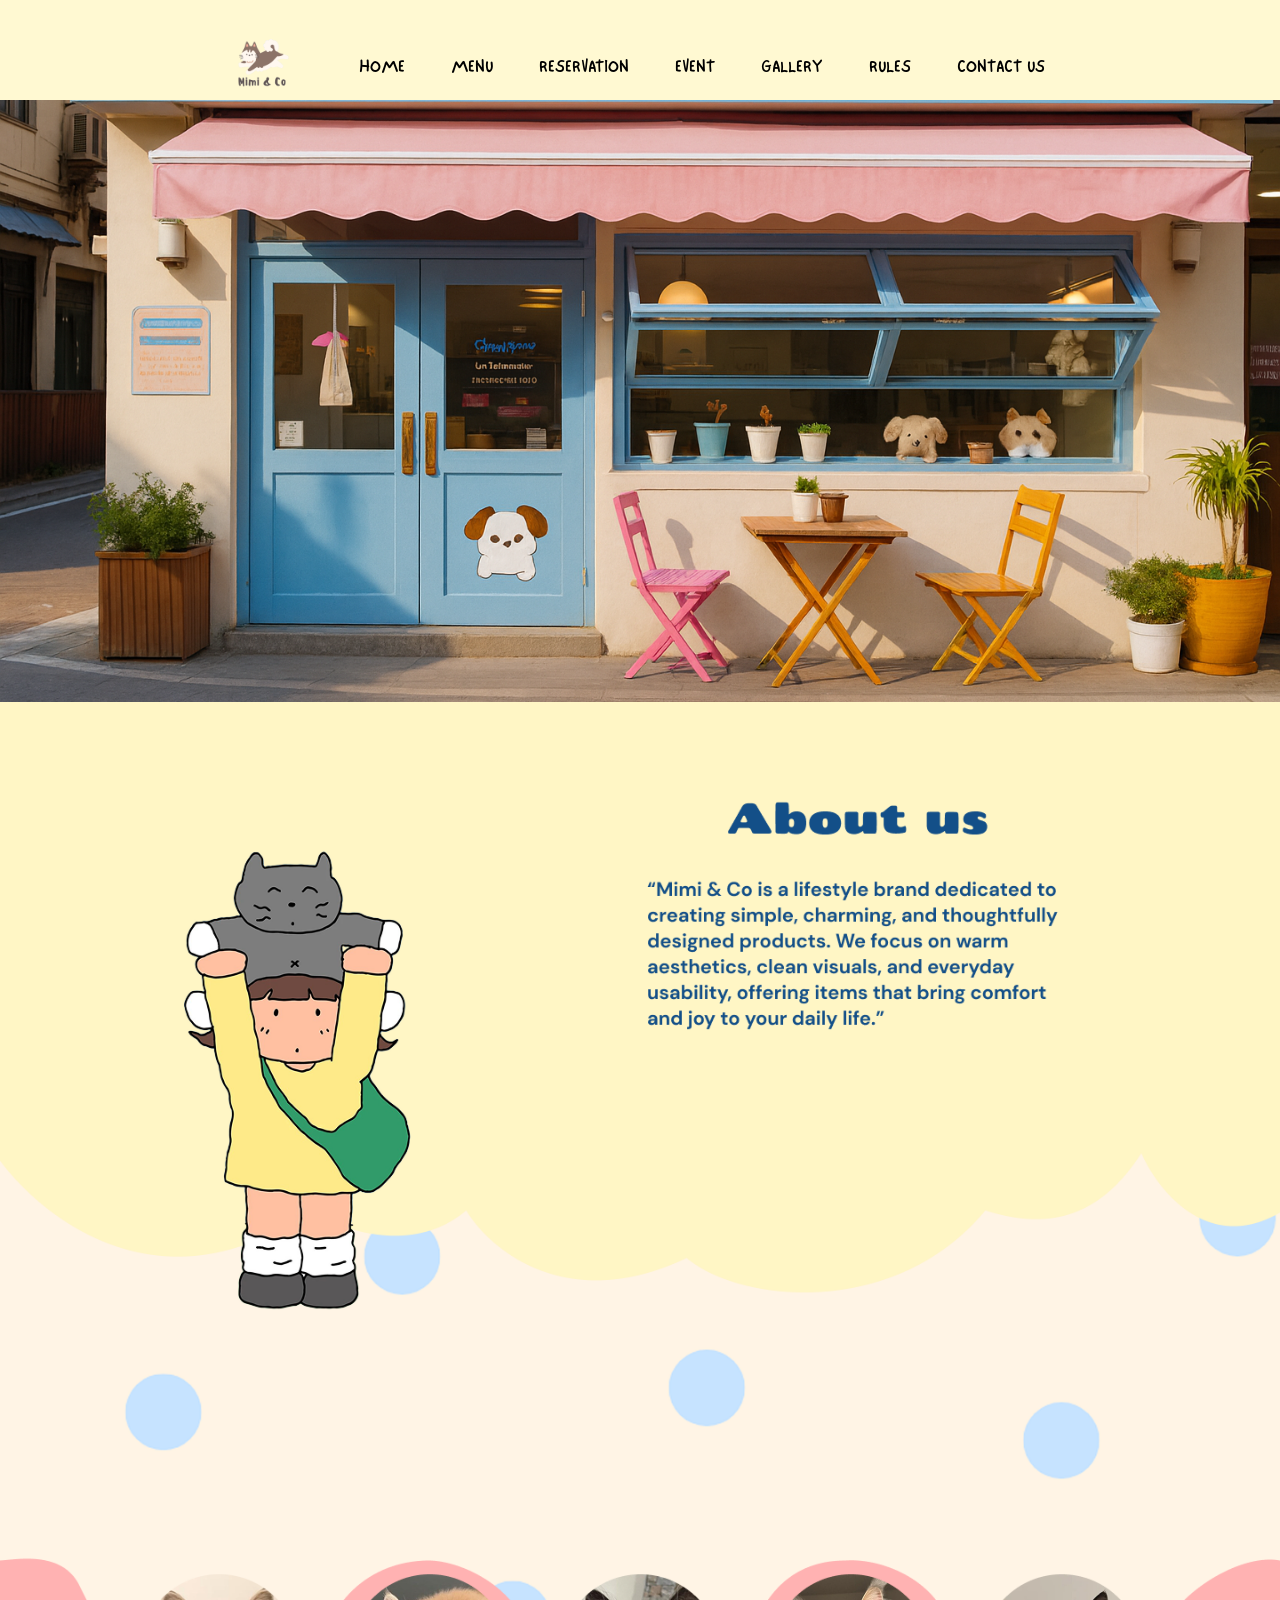
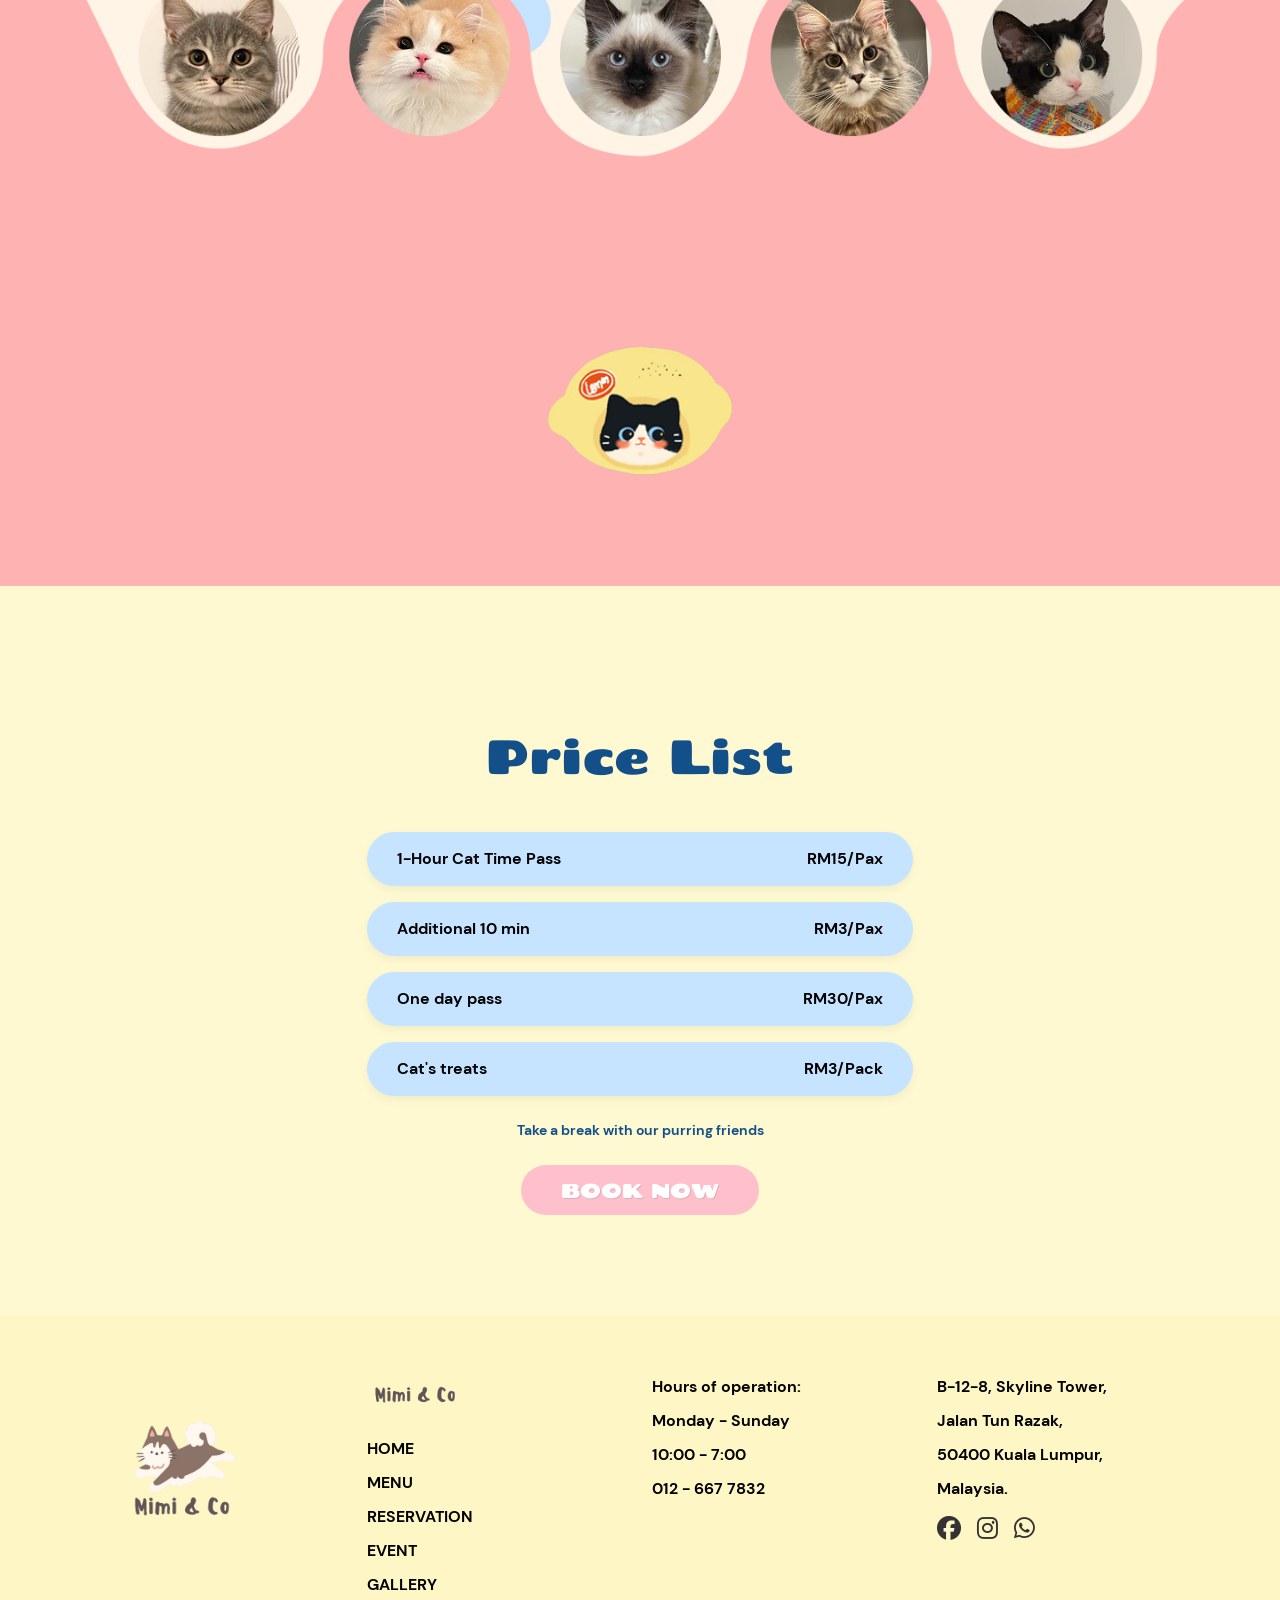
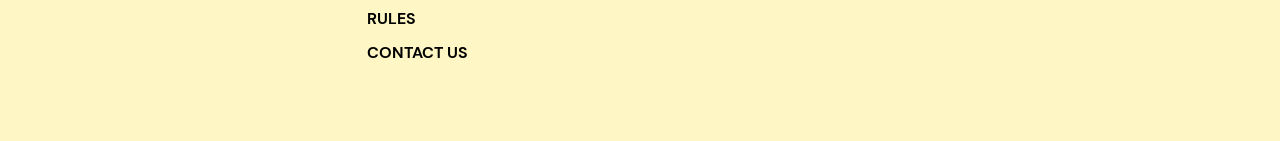
<file: Home.html>
<!DOCTYPE html>
<html lang="en">
<head>
    <meta charset="UTF-8">
    <meta name="viewport" content="width=device-width, initial-scale=1.0">
    <title>Home |</title>
    
    <link href="https://cdn.jsdelivr.net/npm/bootstrap@5.0.2/dist/css/bootstrap.min.css" rel="stylesheet">
    <link rel="stylesheet" href="https://cdnjs.cloudflare.com/ajax/libs/font-awesome/6.7.2/css/all.min.css">
    
    <link rel="stylesheet" href="Template.css">
    <link rel="stylesheet" href="Homecss.css">

    <link rel="icon" type="image/x-icon" href="img/Logo 2.png">
</head>

<body>

    <div class="navbar-placeholder">
        <nav class="navbar navbar-expand-lg transition-navbar">
            <div class="container-fluid justify-content-center position-relative">
                <button class="navbar-toggler position-absolute start-0 ms-3" type="button" data-bs-toggle="collapse" data-bs-target="#navbarNav">
                    <span class="navbar-toggler-icon"></span>
                </button>
                <div class="d-flex align-items-center flex-column flex-lg-row w-100 justify-content-center">
                    <a class="navbar-brand m-0 p-0 me-lg-4" href="Home.html">
                        <img src="img/Logo 2.png" alt="Mimi & Co" class="nav-logo">
                    </a>
                    <div class="collapse navbar-collapse flex-grow-0" id="navbarNav">
                        <ul class="navbar-nav text-center align-items-center">
                            <li class="nav-item"><a class="nav-link" href="Home.html">HOME</a></li>
                            <li class="nav-item"><a class="nav-link" href="menu.html">MENU</a></li>
                            <li class="nav-item"><a class="nav-link " href="Reservation.html">RESERVATION</a></li>
                            <li class="nav-item"><a class="nav-link" href="Event.html">EVENT</a></li>
                            <li class="nav-item"><a class="nav-link" href="ourcats.html">GALLERY</a></li>
                            <li class="nav-item"><a class="nav-link" href="caferules.html">RULES</a></li>
                            <li class="nav-item"><a class="nav-link" href="cncn.html">CONTACT US</a></li>
                        </ul>
                    </div>
                </div>
            </div>
        </nav>
    </div>

    <img src="img/ChatGPT Image Dec 5, 2025, 07_43_06 PM.png" alt="Hero" class="d-block w-100">

    <img src="img/mm.png" alt="About and Cats" class="d-block w-100">

    <section class="lemon-section text-center">
        <div class="container">
            <a href="ourcats.html" class="lemon-btn-wrapper">
                <img src="img/click 1.png" alt="Normal" class="lemon-img lemon-normal">
                <img src="img/click 2 1.png" alt="Hover" class="lemon-img lemon-hover">
            </a>
        </div>
    </section>

    <section class="price-section text-center">
        <div class="container pt-5">
            
            <h2 class="section-title text-blue mb-5">Price List</h2>
            
            <div class="row justify-content-center">
                <div class="col-12 col-md-8 col-lg-6">
                    
                    <div class="price-pill mb-3 d-flex justify-content-between align-items-center">
                        <span>1-Hour Cat Time Pass</span>
                        <span class="fw-bold">RM15/Pax</span>
                    </div>

                    <div class="price-pill mb-3 d-flex justify-content-between align-items-center">
                        <span>Additional 10 min</span>
                        <span class="fw-bold">RM3/Pax</span>
                    </div>

                    <div class="price-pill mb-3 d-flex justify-content-between align-items-center">
                        <span>One day pass</span>
                        <span class="fw-bold">RM30/Pax</span>
                    </div>

                    <div class="price-pill mb-4 d-flex justify-content-between align-items-center">
                        <span>Cat's treats</span>
                        <span class="fw-bold">RM3/Pack</span>
                    </div>

                    <p class="text-blue mt-4 mb-4 small-text">Take a break with our purring friends</p>

                    <a href="reservation.html" class="btn btn-book-now">BOOK NOW</a>

                </div>
            </div>
        </div>
    </section>

    <footer>
        <div class="container">
            <div class="row g-4">
                <div class="col-12 col-md-6 col-lg-3 text-center text-lg-start">
                    <a href="Home.html"><img src="img/Logo 2.png" alt="" class="img-fluid" style="max-width: 200px;"></a>
                </div>
                <div class="col-12 col-md-6 col-lg-3 text-center text-lg-start">
                    <div class="lg mb-3"><img src="img/Logo font only.png" alt="" class="img-fluid" width="101"></div>
                    <ul class="nolist1">
                        <li><a href="Home.html">HOME</a></li>
                        <li><a href="menu.html">MENU</a></li>
                        <li><a href="Reservation.html">RESERVATION</a></li>
                        <li><a href="Event.html">EVENT</a></li>
                        <li><a href="ourcats.html">GALLERY</a></li>
                        <li><a href="caferules.html">RULES</a></li>
                        <li><a href="cncn.html">CONTACT US</a></li>
                    </ul>
                </div>
                <div class="col-12 col-md-6 col-lg-3 text-center text-lg-start">
                    <ul class="nolist2">
                        <li><strong>Hours of operation:</strong></li>
                        <li>Monday - Sunday</li>
                        <li>10:00 - 7:00</li>
                        <li>012 - 667 7832</li>
                    </ul>
                </div>
                <div class="col-12 col-md-6 col-lg-3 text-center text-lg-start">
                    <ul class="nolist2">
                        <li>B-12-8, Skyline Tower,</li>
                        <li>Jalan Tun Razak,</li>
                        <li>50400 Kuala Lumpur,</li>
                        <li>Malaysia.</li>
                    </ul>
                    <div class="icon mt-3 d-flex justify-content-center justify-content-lg-start">
                        <a href="#" class="me-3"><i class="fa-brands fa-facebook fa-xl"></i></a>
                        <a href="#" class="me-3"><i class="fa-brands fa-instagram fa-xl"></i></a>
                        <a href="#"><i class="fa-brands fa-whatsapp fa-xl"></i></a>
                    </div>
                </div>
            </div>
        </div>
    </footer>

    <script src="https://cdn.jsdelivr.net/npm/bootstrap@5.0.2/dist/js/bootstrap.bundle.min.js"></script>
    <script>
        window.addEventListener('scroll', function() {
            const navbar = document.querySelector('.transition-navbar');
            if (window.scrollY > 50) {
                navbar.classList.add('scrolled');
            } else {
                navbar.classList.remove('scrolled');
            }
        });
    </script>
</body>
</html>
</file>
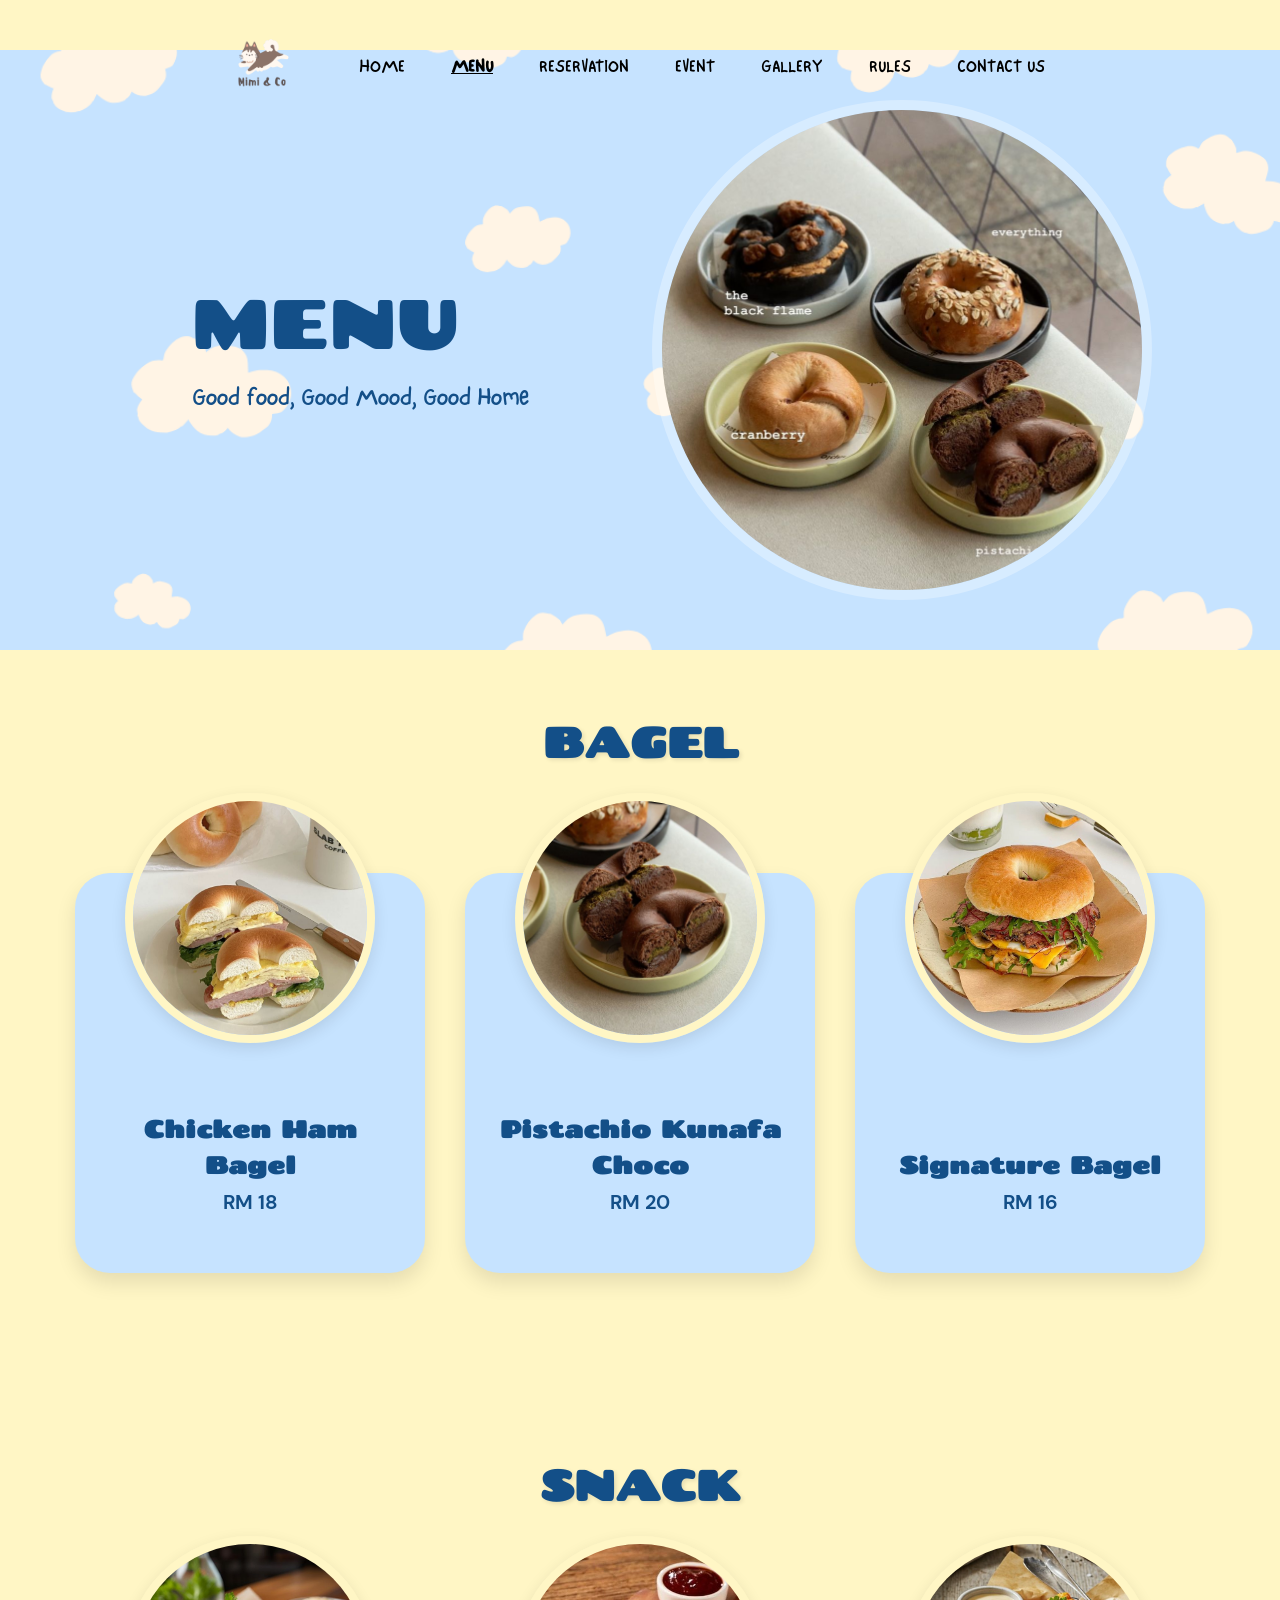
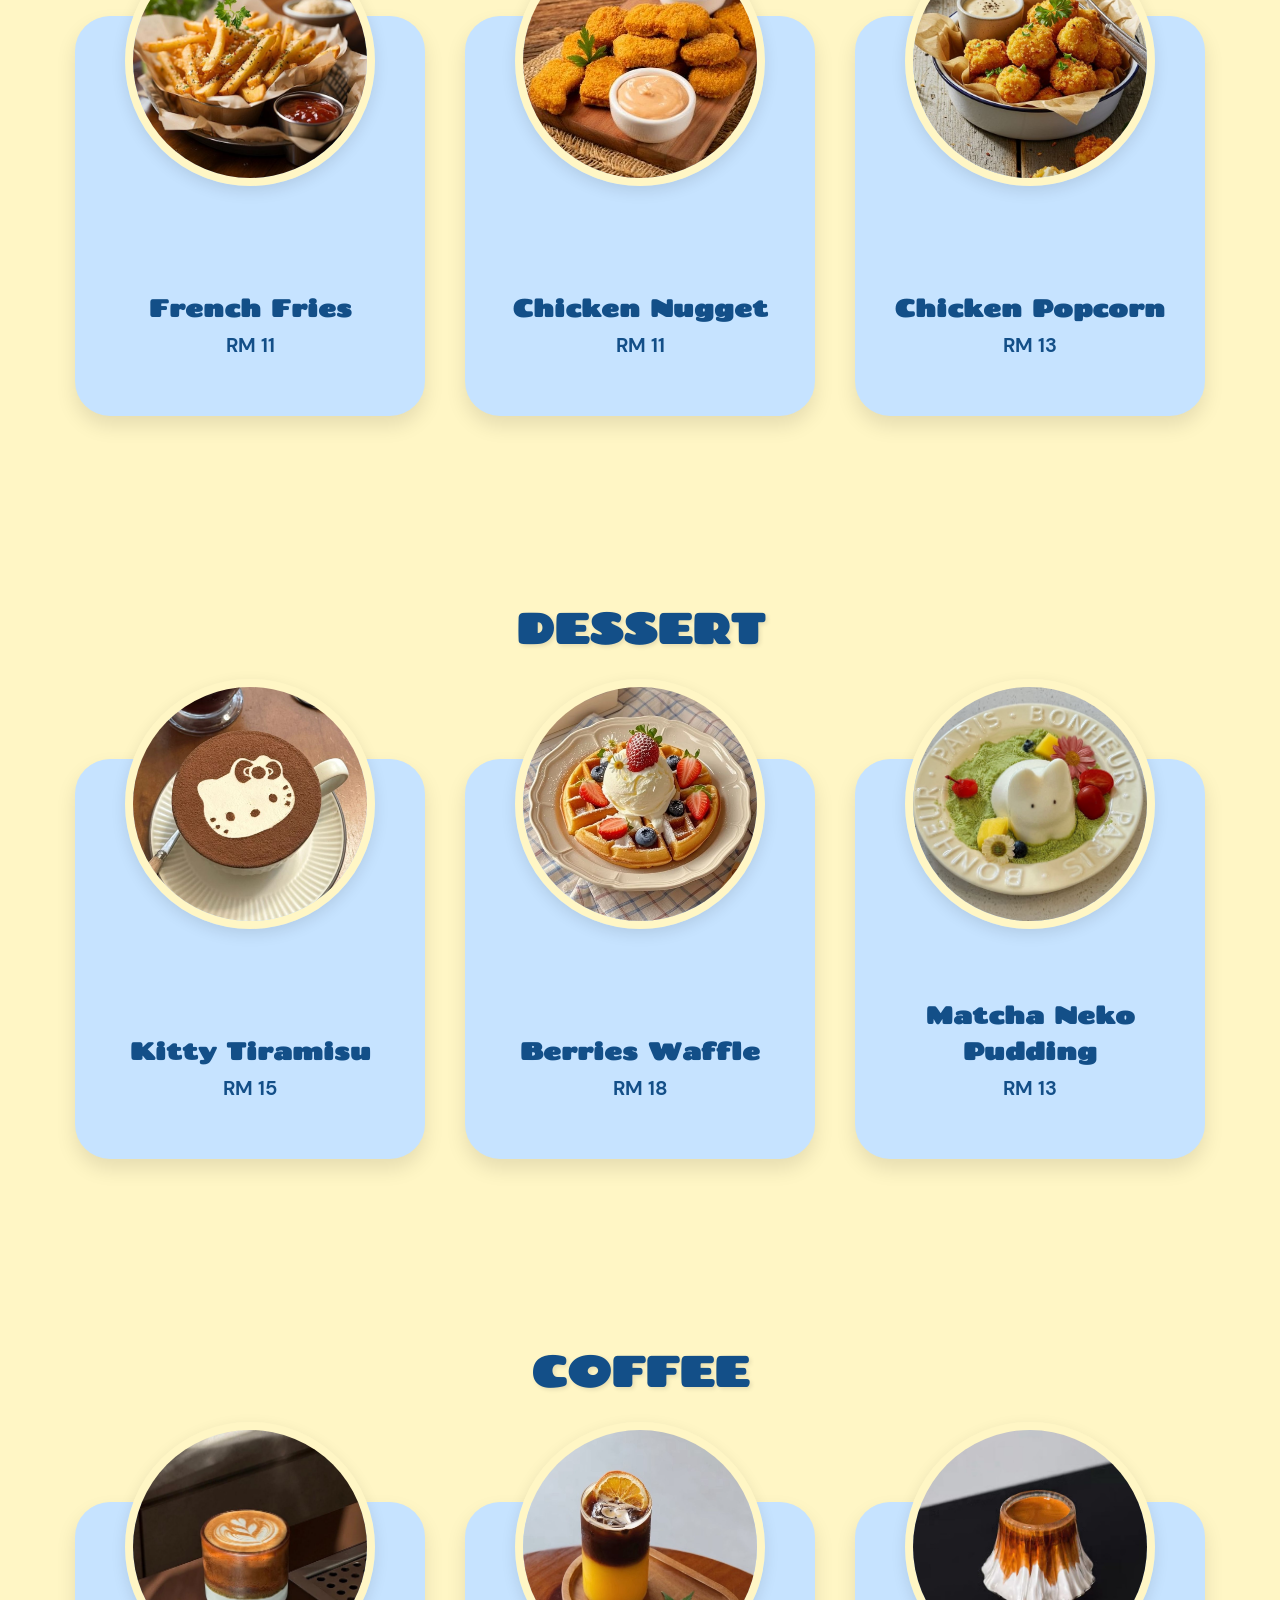
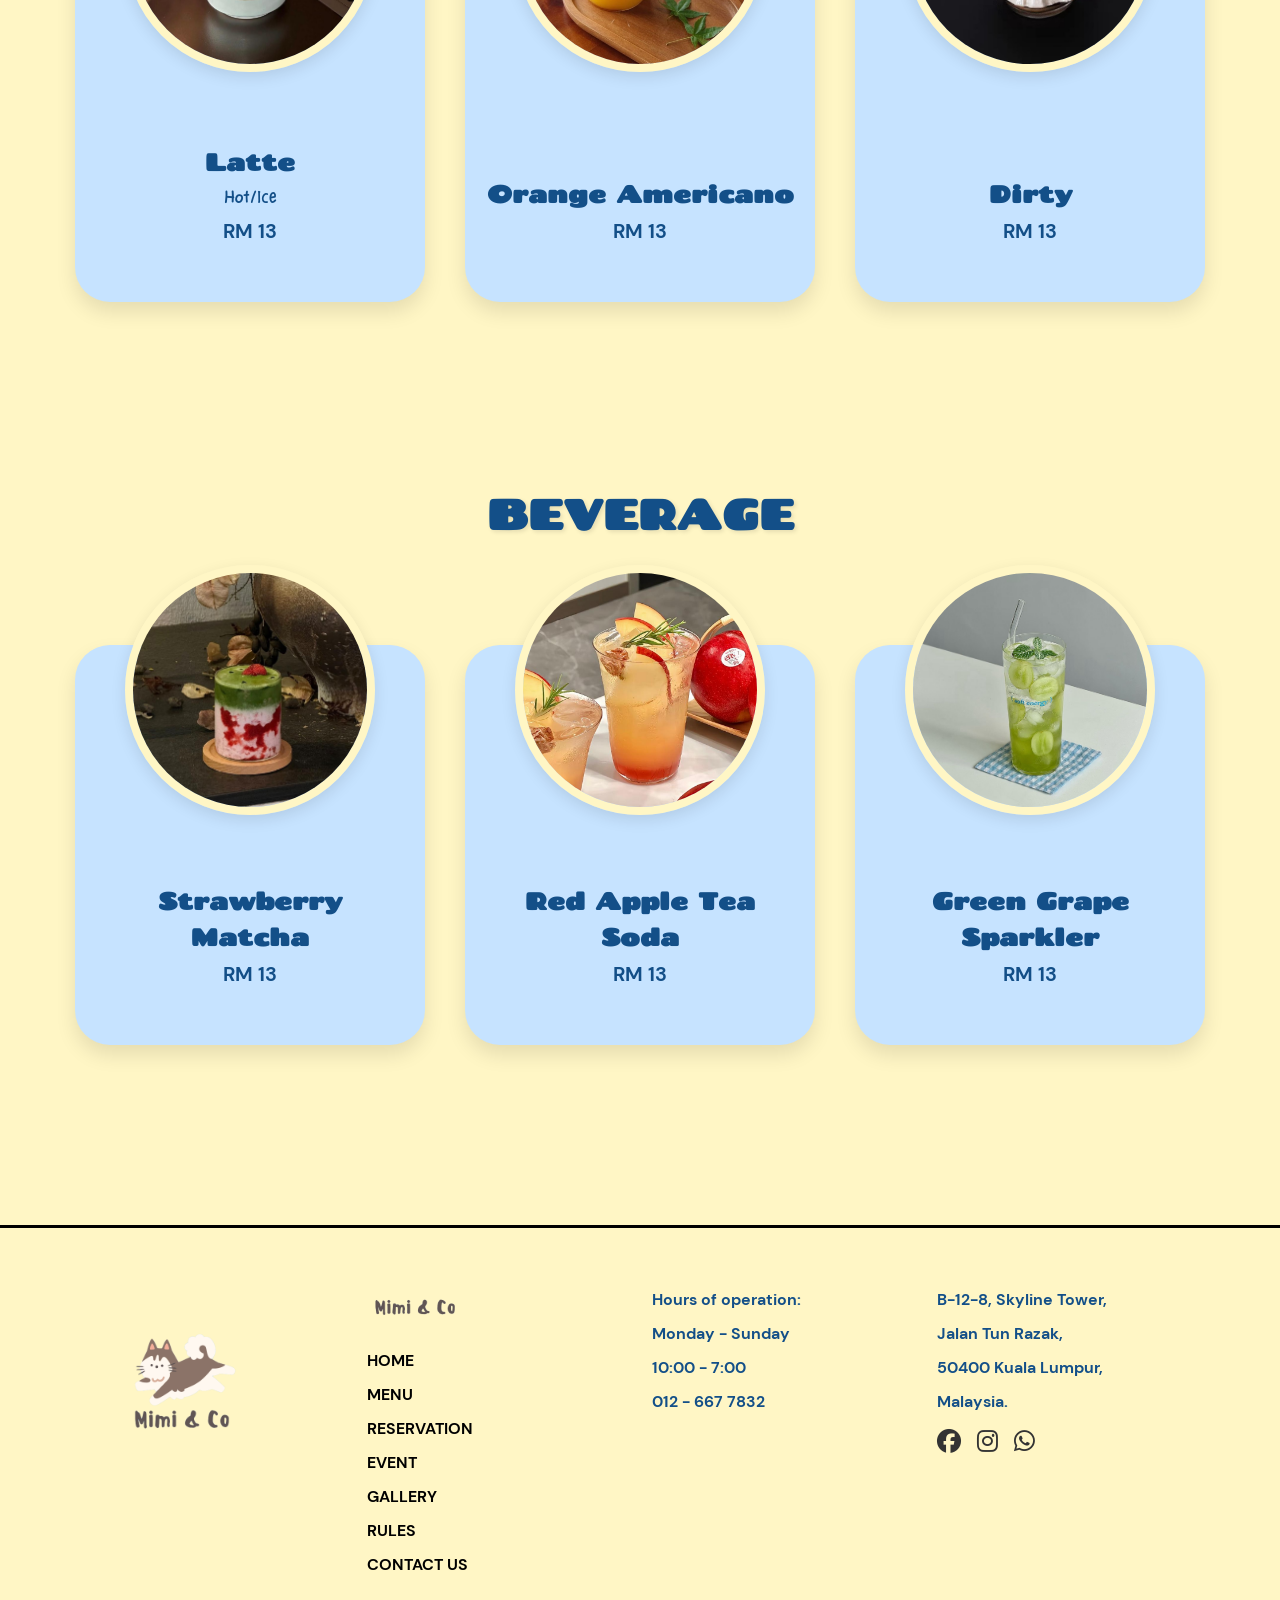
<file: menu.html>
<!DOCTYPE html>
<html lang="en">
<head>
    <meta charset="UTF-8">
    <meta name="viewport" content="width=device-width, initial-scale=1.0">
    <title>Menu </title>
    
    <link href="https://cdn.jsdelivr.net/npm/bootstrap@5.0.2/dist/css/bootstrap.min.css" rel="stylesheet">
    <link rel="stylesheet" href="https://cdnjs.cloudflare.com/ajax/libs/font-awesome/6.7.2/css/all.min.css">
    
    <link rel="icon" type="image/x-icon" href="img/Logo 2.png">
    
    <style>

        @font-face {
            font-family: 'Onelittle';
            src: url('font/FreePsdVn.com_1804138_FONT_one_little_font_1505137/OneLittleFont-Regular.otf');
        }
        @font-face {
            font-family: 'Dmsans';
            src: url('font/dm-sans/DMSans-Bold.ttf');
        }
        @font-face {
            font-family: 'Chango';
            src: url('font/chango/Chango-Regular.ttf');
        }


        body {
            background: #fff6c5; 
            font-family: 'Onelittle', sans-serif;
            overflow-x: hidden;
            color: #134f88 !important; 
            padding-top: 150px; 
        }
        
        h1, h2, h3, h4, h5, h6, p, span, div {
            color: #134f88 ;
        }


        .transition-navbar {
            position: fixed;
            top: 0;
            z-index: 1030;
            padding: 1rem 3rem;
            background-color: transparent;
            left: 50%;
            transform: translateX(-50%);
            width: 100%;
            transition: all 0.4s cubic-bezier(0.4, 0, 0.2, 1);
        }
        
        .nav-logo {
            width: 100px;
            height: 100px;
            transition: all 0.4s ease;
        }
        
        .nav-link {
            font-family: 'Onelittle';
            font-size: 18px;
            color: #000 !important;
            white-space: nowrap;
            margin: 0 15px;
        }
        
        .nav-link.active {
            font-weight: bold;
            text-decoration: underline;
        }
        
        .transition-navbar.scrolled {
            top: 1rem;
            width: 90%;
            max-width: 1000px;
            border-radius: 100vw;
            background-color: rgba(255, 246, 197, 0.9);
            backdrop-filter: blur(8px);
            -webkit-backdrop-filter: blur(8px);
            box-shadow: 
                inset 0 0 0.5rem rgba(255, 255, 255, 0.6), 
                0 4px 15px rgba(0, 0, 0, 0.1);
            padding: 0.5rem 2rem;
        }
        
        .transition-navbar.scrolled .nav-logo {
            width: 50px;
            height: 50px;
        }
        
        .navbar-toggler {
            border: none;
        }
        
        .navbar-toggler:focus {
            box-shadow: none;
        }


        .menu-banner {
            background-image: url('img/background 3.png');
            background-size: cover;
            background-position: center;
            background-repeat: no-repeat;
            height: 600px;
            position: relative;
            overflow: hidden;
            margin-top: -100px; 
        }
        
        .banner-container {
            max-width: 1600px;
            margin: 0 auto;
            padding: 0 20px;
            position: relative;
            height: 100%;
            overflow: hidden;
        }
        
        .banner-text {
            position: absolute;
            top: 50%;
            left: 15%;
            transform: translateY(-50%);
            text-align: left;
            width: 40%;
            z-index: 1;
        }
        
        .menu-title {
            font-size: 70px !important;
            margin-bottom: 20px;
            font-family: 'Chango', cursive;
        }
        
        .menu-subtitle {
            font-size: 24px !important;
            font-family: 'Onelittle', sans-serif;
        }
        
        .banner-circle-img {
            position: absolute;
            width: 500px;
            height: 500px;
            top: 50%;
            right: 10%;
            transform: translateY(-50%);
            object-fit: cover;
            border-radius: 50%;
            z-index: 1;
            border: 10px solid rgba(255, 255, 255, 0.3);
        }
        
        .menu-main-container {
            max-width: 1440px;
            margin: 60px auto 100px;
            padding: 0 20px;
            position: relative;
        }
        
        .menu-group {
            margin-bottom: 120px;
            position: relative;
        }
        
        .category-title {
            font-size: 42px;
            font-weight: bold;
            text-align: center;
            margin-bottom: 100px;
            background: transparent !important;
            width: 100%;
            position: relative;
            z-index: 2;
            font-family: 'Chango', cursive;
            color: #134f88;
            text-shadow: 2px 2px 4px rgba(0, 0, 0, 0.1);
        }
        
        .menu-row {
            display: flex;
            flex-wrap: wrap;
            justify-content: center;
            gap: 40px;
            margin-bottom: 40px;
        }
        
        .menu-item {
            width: 350px;
            height: 400px;
            border-radius: 35px;
            background: #C6E3FF;
            display: flex;
            flex-direction: column;
            justify-content: flex-end;
            align-items: center;
            padding-bottom: 40px;
            position: relative;
            margin-bottom: 60px;
            box-shadow: 0 10px 20px rgba(0, 0, 0, 0.1);
            transition: transform 0.3s ease, box-shadow 0.3s ease;
        }
        
        .menu-item:hover {
            transform: translateY(-10px);
            box-shadow: 0 15px 30px rgba(0, 0, 0, 0.15);
        }
        
        .menu-item-img {
            width: 250px;
            height: 250px;
            object-fit: cover;
            border-radius: 50%;
            position: absolute;
            top: -80px;
            left: 50%;
            transform: translateX(-50%);
            border: 8px solid #FFF6C5;
            box-shadow: 0 5px 15px rgba(0, 0, 0, 0.1);
        }
        
        .menu-text {
            text-align: center;
            padding: 0 20px;
            width: 100%;
        }
        
        .menu-text p.mb-1 {
            font-family: 'Chango', cursive;
            font-size: 24px;
            margin-bottom: 5px;
        }
        
        .menu-text .fs-5 {
            font-family: Dmsans;
            font-size: 22px;
            font-weight: bold;
        }
        
        .menu-text .text {
            font-family: 'Onelittle', sans-serif;
            font-size: 18px;
            color: #134f88;
            margin-bottom: 5px;
        }


        footer {
            background-color: #FFF6C5;
            padding: 60px 0;
            font-family: 'Dmsans';
            color: #000;
            border-top: 3px solid ;
        }
        
        footer a { 
            text-decoration: none; 
            color: #000; 
            transition: color 0.3s;
        }
        
        footer a:hover { 
            color: #134f88; 
            text-decoration: underline;
        }
        
        .nolist1, .nolist2 { 
            list-style: none; 
            padding: 0; 
        }
        
        .nolist1 li, .nolist2 li { 
            margin-bottom: 10px; 
        }
        
        .icon i { 
            color: #333; 
            transition: color 0.3s, transform 0.3s; 
        }
        
        .icon i:hover { 
            color: #134f88; 
            transform: scale(1.2);
        }
        
        .lg {
            margin-bottom: 20px;
        }


        @media (max-width: 1200px) {
            .banner-circle-img {
                width: 400px;
                height: 400px;
                right: 5%;
            }
            
            .banner-text {
                left: 10%;
                width: 45%;
            }
            
            .menu-title {
                font-size: 60px !important;
            }
        }
        
        @media (max-width: 992px) {
            .menu-banner {
                height: 500px;
            }
            
            .banner-circle-img {
                width: 300px;
                height: 300px;
                right: 5%;
            }
            
            .banner-text {
                left: 5%;
                width: 50%;
            }
            
            .menu-title {
                font-size: 50px !important;
            }
            
            .menu-subtitle {
                font-size: 20px !important;
            }
            
            .category-title {
                font-size: 36px;
                margin-bottom: 80px;
            }
            
            .menu-item {
                width: 300px;
                height: 380px;
            }
            
            .menu-item-img {
                width: 220px;
                height: 220px;
                top: -70px;
            }
        }
        
        @media (max-width: 768px) {
            body {
                padding-top: 130px;
            }
            
            .transition-navbar {
                padding: 0.8rem 1.5rem;
            }
            
            .menu-banner {
                height: 400px;
                margin-top: -80px;
            }
            
            .banner-text {
                position: relative;
                top: auto;
                left: auto;
                transform: none;
                width: 100%;
                text-align: center;
                padding: 40px 20px;
            }
            
            .banner-circle-img {
                position: relative;
                top: auto;
                right: auto;
                transform: none;
                width: 250px;
                height: 250px;
                margin: 0 auto;
                display: block;
            }
            
            .menu-title {
                font-size: 40px !important;
            }
            
            .menu-subtitle {
                font-size: 18px !important;
            }
            
            .menu-main-container {
                margin: 40px auto 60px;
            }
            
            .menu-group {
                margin-bottom: 80px;
            }
            
            .category-title {
                font-size: 32px;
                margin-bottom: 60px;
            }
            
            .menu-item {
                width: 100%;
                max-width: 320px;
                height: 360px;
            }
            
            .menu-item-img {
                width: 200px;
                height: 200px;
                top: -60px;
            }
            
            .transition-navbar.scrolled {
                width: 95%;
                padding: 0.5rem 1rem;
            }
        }
        
        @media (max-width: 576px) {
            .nav-link {
                margin: 0 8px;
                font-size: 16px;
            }
            
            .menu-title {
                font-size: 32px !important;
            }
            
            .category-title {
                font-size: 28px;
            }
            
            .menu-text p.mb-1 {
                font-size: 20px;
            }
            
            .menu-text .fs-5 {
                font-size: 18px;
            }
            
            footer .row {
                text-align: center;
            }
            
            footer .text-lg-start {
                text-align: center !important;
            }
            
            .icon {
                justify-content: center !important;
            }
        }
    </style>
</head>

<body>


    <header>
        <nav class="navbar navbar-expand-lg fixed-top transition-navbar">
            <div class="container justify-content-center position-relative">
                
                <button class="navbar-toggler position-absolute start-0 ms-3" type="button" data-bs-toggle="collapse" data-bs-target="#navbarNav">
                    <span class="navbar-toggler-icon"></span>
                </button>
                
                <div class="d-flex align-items-center flex-column flex-lg-row w-100 justify-content-center">
                    <a class="navbar-brand m-0 p-0 me-lg-4" href="Home.html">
                        <img src="img/Logo 2.png" alt="Mimi & Co" class="nav-logo">
                    </a>
                    
                    <div class="collapse navbar-collapse flex-grow-0" id="navbarNav">
                        <ul class="navbar-nav text-center align-items-center">
                            <li class="nav-item"><a class="nav-link" href="Home.html">HOME</a></li>
                            <li class="nav-item"><a class="nav-link" href="menu.html">MENU</a></li>
                            <li class="nav-item"><a class="nav-link " href="Reservation.html">RESERVATION</a></li>
                            <li class="nav-item"><a class="nav-link" href="Event.html">EVENT</a></li>
                            <li class="nav-item"><a class="nav-link" href="ourcats.html">GALLERY</a></li>
                            <li class="nav-item"><a class="nav-link" href="caferules.html">RULES</a></li>
                            <li class="nav-item"><a class="nav-link" href="cncn.html">CONTACT US</a></li>
                        </ul>
                    </div>
                </div>
            </div>
        </nav>
    </header>


    <main>
        <div class="menu-banner">
            <div class="banner-container">
                <div class="banner-text">
                    <h1 class="menu-title">MENU</h1>
                    <h3 class="menu-subtitle">Good food, Good Mood, Good Home</h3>
                </div>
                
                <img src="img/WhatsApp Image 2025-12-05 at 20.50.34_a7604bca.jpg" 
                     class="banner-circle-img" 
                     alt="Menu Banner Image">
            </div>
        </div>

        <div class="menu-main-container">

            <div class="menu-group">
                <div class="category-title">BAGEL</div>
                <div class="menu-row">
                    <div class="menu-item">
                        <img src="img/Bagel 5.jpg" class="menu-item-img" alt="Chicken Ham Bagel">
                        <div class="menu-text">
                            <p class="mb-1 fs-4 fw-bold">Chicken Ham Bagel</p>
                            <p class="fs-5">RM 18</p>
                        </div>
                    </div>
                    
                    <div class="menu-item">
                        <img src="img/Bagel 4.jpg" class="menu-item-img" alt="Pistachio Kunafa Choco">
                        <div class="menu-text">
                            <p class="mb-1 fs-4 fw-bold">Pistachio Kunafa Choco</p>
                            <p class="fs-5">RM 20</p>
                        </div>
                    </div>
                    
                    <div class="menu-item">
                        <img src="img/Bagel 3.jpg" class="menu-item-img" alt="Signature Bagel">
                        <div class="menu-text">
                            <p class="mb-1 fs-4 fw-bold">Signature Bagel</p>
                            <p class="fs-5">RM 16</p>
                        </div>
                    </div>
                </div>
            </div>
            

            <div class="menu-group">
                <div class="category-title">SNACK</div>
                <div class="menu-row">
                    <div class="menu-item">
                        <img src="img/92f510339bd2850379e78743089abe80.jpg" class="menu-item-img" alt="French Fries">
                        <div class="menu-text">
                            <p class="mb-1 fs-4 fw-bold">French Fries</p>
                            <p class="fs-5">RM 11</p>
                        </div>
                    </div>
                    
                    <div class="menu-item">
                        <img src="img/14e893bb9d559dfe8e3ae17900abe222.jpg" class="menu-item-img" alt="Chicken Nugget">
                        <div class="menu-text">
                            <p class="mb-1 fs-4 fw-bold">Chicken Nugget</p>
                            <p class="fs-5">RM 11</p>
                        </div>
                    </div>
                    
                    <div class="menu-item">
                        <img src="img/38de5dda7f38625e4121769d88dac031.jpg" class="menu-item-img" alt="Chicken Popcorn">
                        <div class="menu-text">
                            <p class="mb-1 fs-4 fw-bold">Chicken Popcorn</p>
                            <p class="fs-5">RM 13</p>
                        </div>
                    </div>
                </div>
            </div>
            

            <div class="menu-group">
                <div class="category-title">DESSERT</div>
                <div class="menu-row">
                    <div class="menu-item">
                        <img src="img/WhatsApp Image 2025-12-05 at 21.22.02_3c19ae74.jpg" class="menu-item-img" alt="Kitty Tiramisu">
                        <div class="menu-text">
                            <p class="mb-1 fs-4 fw-bold">Kitty Tiramisu</p>
                            <p class="fs-5">RM 15</p>
                        </div>
                    </div>
                    
                    <div class="menu-item">
                        <img src="img/WhatsApp Image 2025-12-05 at 21.27.41_32c2bb86.jpg" class="menu-item-img" alt="Berries Waffle">
                        <div class="menu-text">
                            <p class="mb-1 fs-4 fw-bold">Berries Waffle</p>
                            <p class="fs-5">RM 18</p>
                        </div>
                    </div>
                    
                    <div class="menu-item">
                        <img src="img/WhatsApp Image 2025-12-05 at 21.19.16_a6afa447.jpg" class="menu-item-img" alt="Matcha Neko Pudding">
                        <div class="menu-text">
                            <p class="mb-1 fs-4 fw-bold">Matcha Neko Pudding</p>
                            <p class="fs-5">RM 13</p>
                        </div>
                    </div>
                </div>
            </div>
            

            <div class="menu-group">
                <div class="category-title">COFFEE</div>
                <div class="menu-row">
                    <div class="menu-item">
                        <img src="img/WhatsApp Image 2025-12-05 at 21.34.11_0bc92039.jpg" class="menu-item-img" alt="Latte">
                        <div class="menu-text">
                            <p class="mb-1 fs-4 fw-bold">Latte</p>
                            <p class="text">Hot/Ice</p>
                            <p class="fs-5">RM 13</p>
                        </div>
                    </div>
                    
                    <div class="menu-item">
                        <img src="img/WhatsApp Image 2025-12-05 at 21.54.21_62433af1.jpg" class="menu-item-img" alt="Orange Americano">
                        <div class="menu-text">
                            <p class="mb-1 fs-4 fw-bold">Orange Americano</p>
                            <p class="fs-5">RM 13</p>
                        </div>
                    </div>
                    
                    <div class="menu-item">
                        <img src="img/WhatsApp Image 2025-12-05 at 21.38.42_8e183b6d.jpg" class="menu-item-img" alt="Dirty">
                        <div class="menu-text">
                            <p class="mb-1 fs-4 fw-bold">Dirty</p>
                            <p class="fs-5">RM 13</p>
                        </div>
                    </div>
                </div>
            </div>
            
  
            <div class="menu-group">
                <div class="category-title">BEVERAGE</div>
                <div class="menu-row">
                    <div class="menu-item">
                        <img src="img/WhatsApp Image 2025-12-05 at 21.42.53_da368f73.jpg" class="menu-item-img" alt="Strawberry Matcha">
                        <div class="menu-text">
                            <p class="mb-1 fs-4 fw-bold">Strawberry Matcha</p>
                            <p class="fs-5">RM 13</p>
                        </div>
                    </div>
                    
                    <div class="menu-item">
                        <img src="img/WhatsApp Image 2025-12-05 at 21.54.57_784574a0.jpg" class="menu-item-img" alt="Red Apple Tea Soda">
                        <div class="menu-text">
                            <p class="mb-1 fs-4 fw-bold">Red Apple Tea Soda</p>
                            <p class="fs-5">RM 13</p>
                        </div>
                    </div>
                    
                    <div class="menu-item">
                        <img src="img/WhatsApp Image 2025-12-05 at 22.01.44_7cc4237b.jpg" class="menu-item-img" alt="Green Grape Sparkler">
                        <div class="menu-text">
                            <p class="mb-1 fs-4 fw-bold">Green Grape Sparkler</p>
                            <p class="fs-5">RM 13</p>
                        </div>
                    </div>
                </div>
            </div>
        </div>
    </main>


    <footer>
        <div class="container">
            <div class="row g-4">
                <div class="col-12 col-md-6 col-lg-3 text-center text-lg-start">
                    <a href="Home.html"><img src="img/Logo 2.png" alt="" class="img-fluid" style="max-width: 200px;"></a>
                </div>
                <div class="col-12 col-md-6 col-lg-3 text-center text-lg-start">
                    <div class="lg mb-3"><img src="img/Logo font only.png" alt="" class="img-fluid" width="101"></div>
                    <ul class="nolist1">
                        <li><a href="Home.html">HOME</a></li>
                        <li><a href="menu.html">MENU</a></li>
                        <li><a href="Reservation.html">RESERVATION</a></li>
                        <li><a href="Event.html">EVENT</a></li>
                        <li><a href="ourcats.html">GALLERY</a></li>
                        <li><a href="caferules.html">RULES</a></li>
                        <li><a href="cncn.html">CONTACT US</a></li>
                    </ul>
                </div>
                <div class="col-12 col-md-6 col-lg-3 text-center text-lg-start">
                    <ul class="nolist2">
                        <li><strong>Hours of operation:</strong></li>
                        <li>Monday - Sunday</li>
                        <li>10:00 - 7:00</li>
                        <li>012 - 667 7832</li>
                    </ul>
                </div>
                <div class="col-12 col-md-6 col-lg-3 text-center text-lg-start">
                    <ul class="nolist2">
                        <li>B-12-8, Skyline Tower,</li>
                        <li>Jalan Tun Razak,</li>
                        <li>50400 Kuala Lumpur,</li>
                        <li>Malaysia.</li>
                    </ul>
                    <div class="icon mt-3 d-flex justify-content-center justify-content-lg-start">
                        <a href="#" class="me-3"><i class="fa-brands fa-facebook fa-xl"></i></a>
                        <a href="#" class="me-3"><i class="fa-brands fa-instagram fa-xl"></i></a>
                        <a href="#"><i class="fa-brands fa-whatsapp fa-xl"></i></a>
                    </div>
                </div>
            </div>
        </div>
    </footer>

    <script src="https://cdn.jsdelivr.net/npm/bootstrap@5.0.2/dist/js/bootstrap.bundle.min.js"></script>

    <script>

        window.addEventListener('scroll', function() {
            const navbar = document.querySelector('.transition-navbar');
            if (window.scrollY > 50) {
                navbar.classList.add('scrolled');
            } else {
                navbar.classList.remove('scrolled');
            }
        });


        document.addEventListener('DOMContentLoaded', function() {
            const navbar = document.querySelector('.transition-navbar');
            if (window.scrollY > 50) {
                navbar.classList.add('scrolled');
            }
          
            const currentPage = window.location.pathname.split('/').pop() || 'index.html';
            const navLinks = document.querySelectorAll('.nav-link');
            
            navLinks.forEach(link => {
                if (link.getAttribute('href') === currentPage || 
                   (currentPage === '' && link.getAttribute('href') === '#') ||
                   (link.textContent.trim() === 'MENU' && currentPage.includes('menu'))) {
                    link.classList.add('active');
                } else {
                    link.classList.remove('active');
                }
            });
        });
    </script>

</body>
</html>
</file>
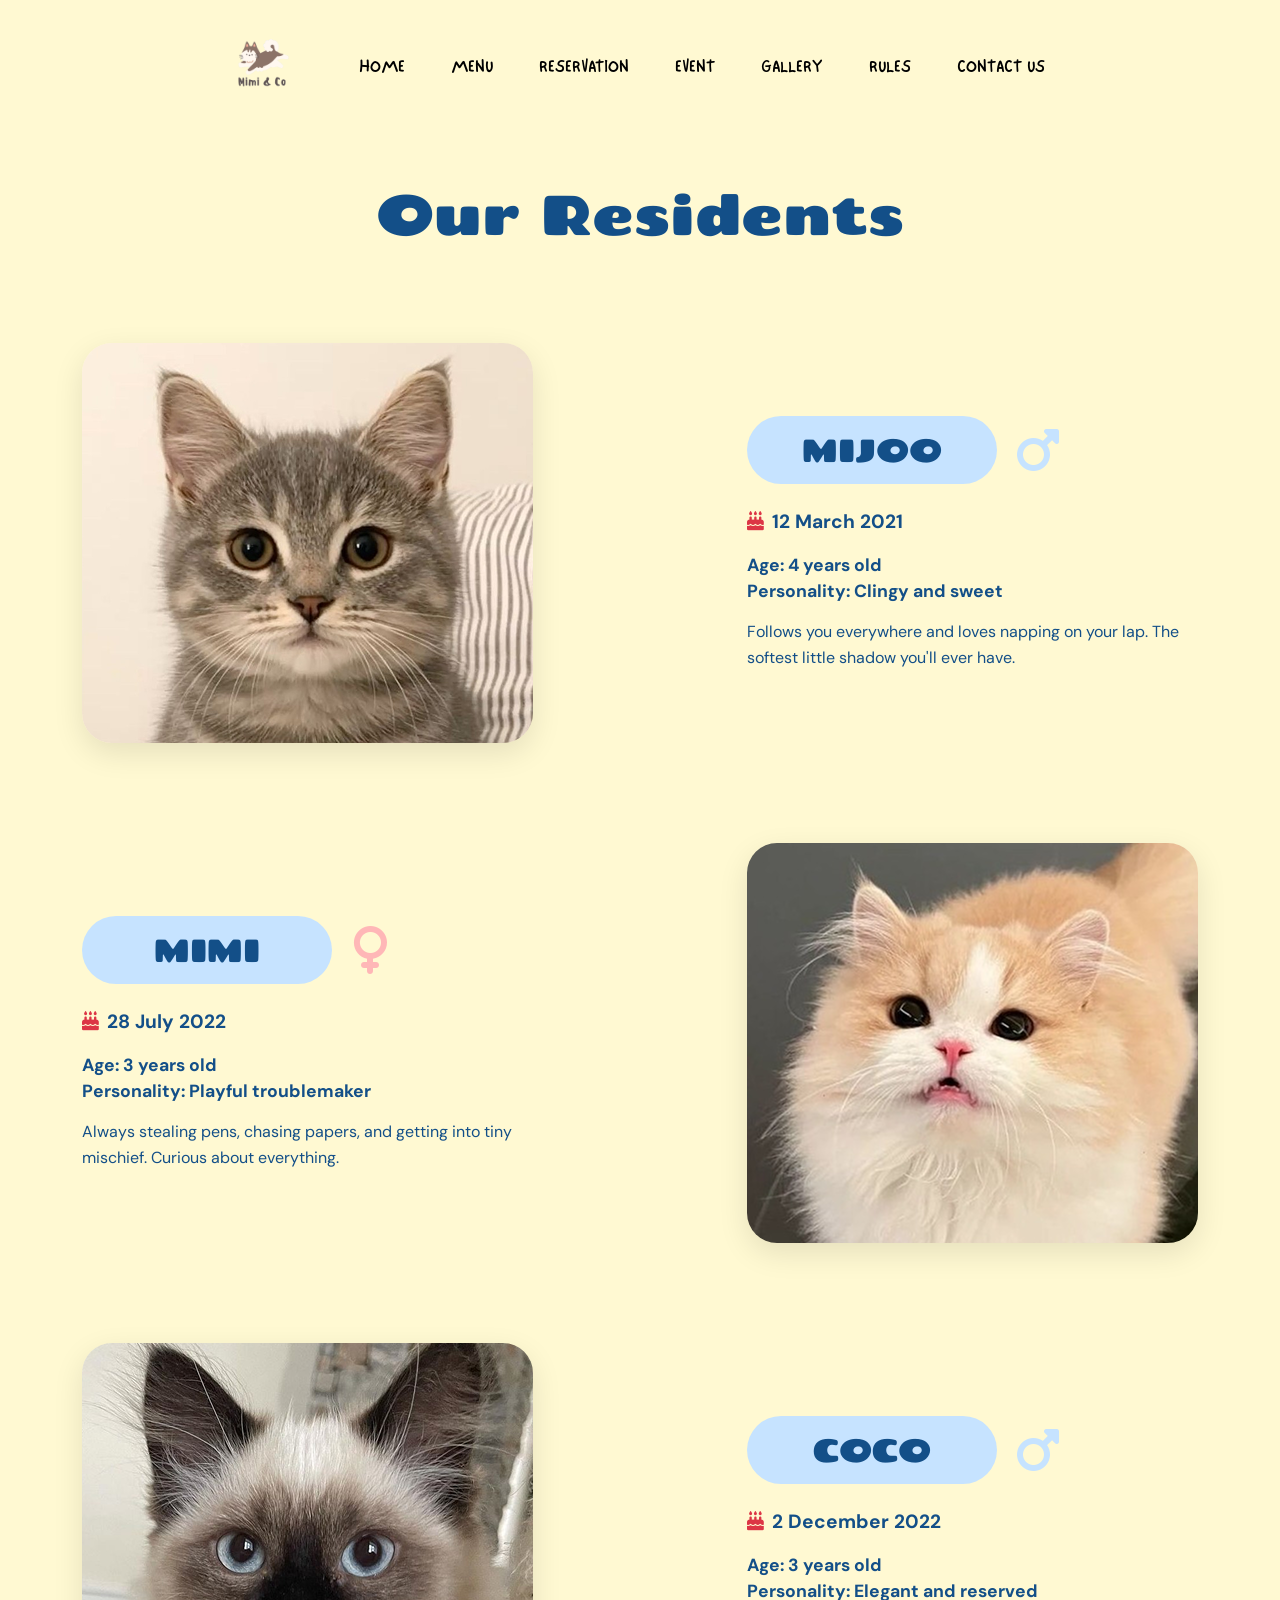
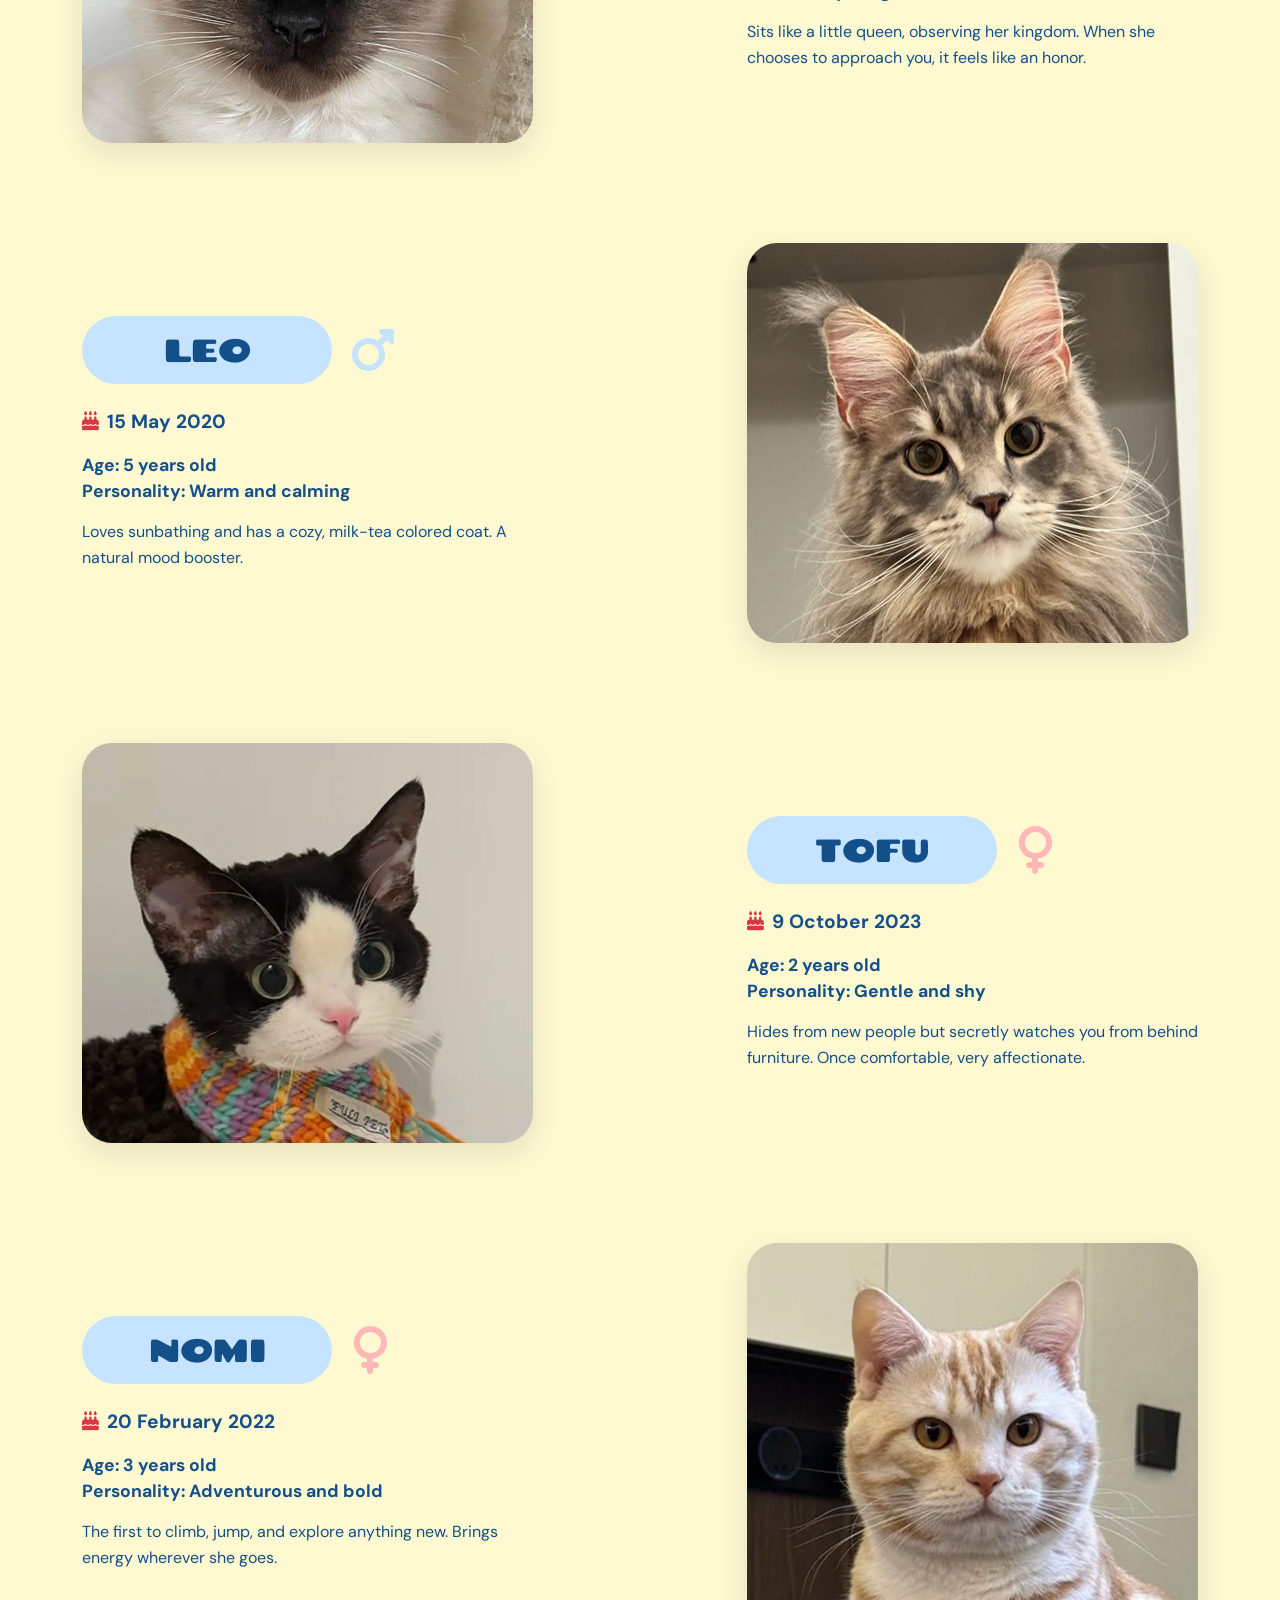
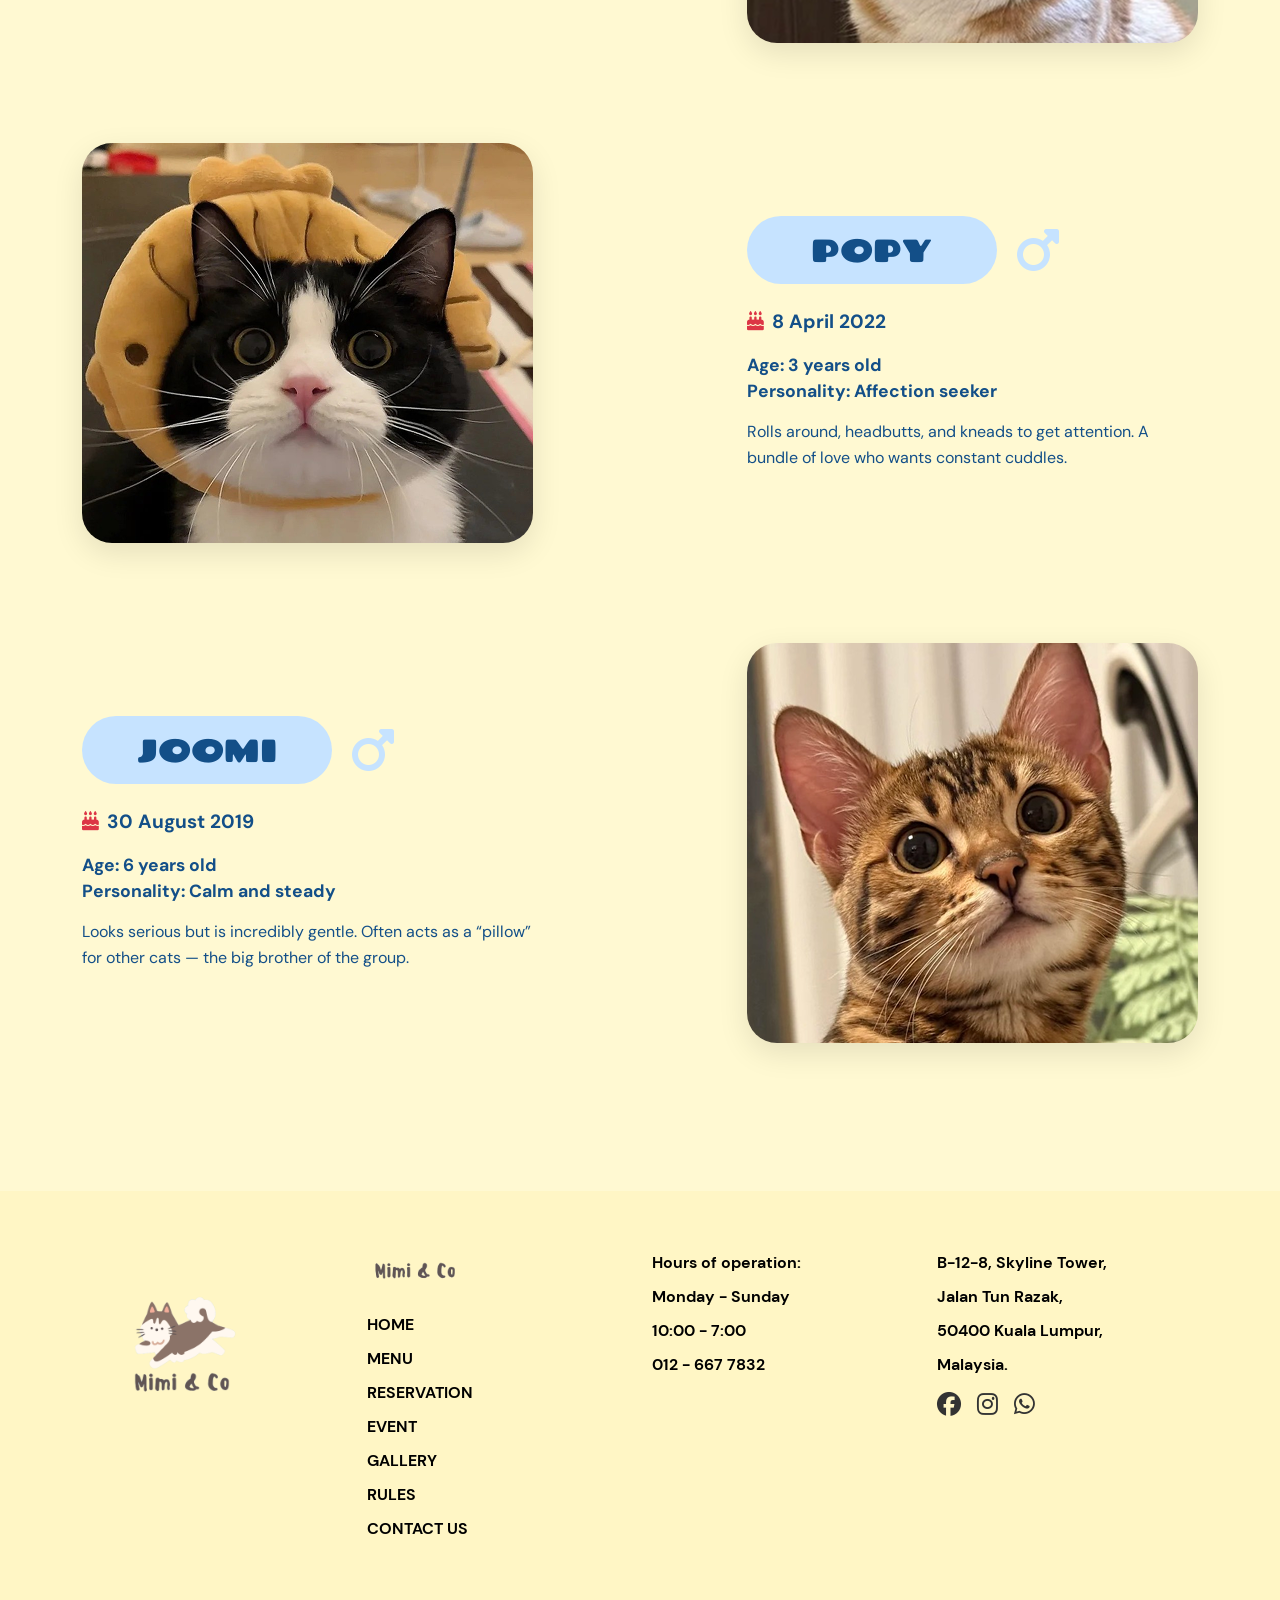
<file: ourcats.html>
<!DOCTYPE html>
<html lang="en">
<head>
    <meta charset="UTF-8">
    <meta name="viewport" content="width=device-width, initial-scale=1.0">
    <title>Our Cats |</title>

    <link href="https://cdn.jsdelivr.net/npm/bootstrap@5.0.2/dist/css/bootstrap.min.css" rel="stylesheet">
    <link rel="stylesheet" href="https://cdnjs.cloudflare.com/ajax/libs/font-awesome/6.7.2/css/all.min.css">
    <link href="https://unpkg.com/aos@2.3.1/dist/aos.css" rel="stylesheet">
    <link href="https://fonts.googleapis.com/css2?family=Chango&family=DM+Sans:wght@400;700&display=swap" rel="stylesheet">

    <link rel="stylesheet" href="Template.css">

    <style>
        body {
            font-family: 'DM Sans', sans-serif;
            background-color: #FFF9D2;
            color: #134F88;
            overflow-x: hidden;
        }

        .navbar-placeholder { height: 100px; }


        .cat-image {
            width: 100%;
            max-width: 475px;
            height: 400px;
            border-radius: 30px;
            object-fit: cover;
            box-shadow: 0 10px 30px rgba(0,0,0,0.1);
        }

        .cat-row {
            margin-bottom: 100px;
        }

        .name {
            font-family: 'Chango', cursive;
            font-size: 32px;
            background-color: #C6E3FF;
            padding: 10px 40px;
            min-width: 250px;
            border-radius: 50px;
            display: inline-flex;
            align-items: center;
            justify-content: center;
            text-transform: uppercase;
        }

        .gender-icon {
            font-size: 48px;
            margin-left: 20px;
        }
        .fa-mars { color: #C6E3FF; }
        .fa-venus { color: #FFB7B7; }

        .birthday {
            font-size: 1.2rem;
            font-weight: bold;
            margin-bottom: 15px;
        }

        .info-section {
            font-size: 1.1rem;
            font-weight: bold;
            margin-bottom: 15px;
        }

        .description {
            font-size: 1rem;
            font-weight: normal;
            line-height: 1.6;
        }

        .page-header {
            padding: 80px 0 40px;
            text-align: center;
        }
        .page-header h1 {
            font-family: 'Chango', cursive;
            font-size: 3.5rem;
            color: #134F88;
        }


        @media (max-width: 991px) {
            .cat-row { text-align: center; margin-bottom: 60px; }
            .cat-image { margin-bottom: 30px; }
            .gender-icon { font-size: 36px; }
        }
    </style>
</head>
<body>

    <div class="navbar-placeholder">
        <nav class="navbar navbar-expand-lg transition-navbar">
            <div class="container-fluid justify-content-center position-relative">
                <button class="navbar-toggler position-absolute start-0 ms-3" type="button" data-bs-toggle="collapse" data-bs-target="#navbarNav">
                    <span class="navbar-toggler-icon"></span>
                </button>
                <div class="d-flex align-items-center flex-column flex-lg-row w-100 justify-content-center">
                    <a class="navbar-brand m-0 p-0 me-lg-4" href="Home.html">
                        <img src="img/Logo 2.png" alt="Mimi & Co" class="nav-logo">
                    </a>
                    <div class="collapse navbar-collapse flex-grow-0" id="navbarNav">
                        <ul class="navbar-nav text-center align-items-center">
                            <li class="nav-item"><a class="nav-link" href="Home.html">HOME</a></li>
                            <li class="nav-item"><a class="nav-link" href="menu.html">MENU</a></li>
                            <li class="nav-item"><a class="nav-link " href="Reservation.html">RESERVATION</a></li>
                            <li class="nav-item"><a class="nav-link" href="Event.html">EVENT</a></li>
                            <li class="nav-item"><a class="nav-link" href="ourcats.html">GALLERY</a></li>
                            <li class="nav-item"><a class="nav-link" href="caferules.html">RULES</a></li>
                            <li class="nav-item"><a class="nav-link" href="cncn.html">CONTACT US</a></li>
                        </ul>
                    </div>
                </div>
            </div>
        </nav>
    </div>

    <div class="page-header" data-aos="zoom-in">
        <h1>Our Residents</h1>
    </div>

    <main class="container py-5">
        
        <div class="row align-items-center cat-row" data-aos="fade-right">
            <div class="col-lg-5">
                <img src="img/Rectangle 67-3.png" alt="Mijoo" class="cat-image">
            </div>
            <div class="col-lg-2"></div>
            <div class="col-lg-5">
                <div class="d-flex align-items-center mb-4">
                    <span class="name">MIJOO</span>
                    <i class="fas fa-mars gender-icon"></i>
                </div>
                <div class="birthday"><i class="fas fa-birthday-cake text-danger"></i><span class="ms-2">12 March 2021</span></div>
                <div class="info-section">
                    <div>Age: 4 years old</div>
                    <div>Personality: Clingy and sweet</div>
                </div>
                <div class="description">Follows you everywhere and loves napping on your lap. The softest little shadow you'll ever have.</div>
            </div>
        </div>

        <div class="row align-items-center cat-row" data-aos="fade-left">
            <div class="col-lg-5 order-lg-3">
                <img src="img/Rectangle 68.png" alt="Mimi" class="cat-image">
            </div>
            <div class="col-lg-2 order-lg-2"></div>
            <div class="col-lg-5 order-lg-1">
                <div class="d-flex align-items-center mb-4">
                    <span class="name">MIMI</span>
                    <i class="fas fa-venus gender-icon"></i>
                </div>
                <div class="birthday"><i class="fas fa-birthday-cake text-danger"></i><span class="ms-2">28 July 2022</span></div>
                <div class="info-section">
                    <div>Age: 3 years old</div>
                    <div>Personality: Playful troublemaker</div>
                </div>
                <div class="description">Always stealing pens, chasing papers, and getting into tiny mischief. Curious about everything.</div>
            </div>
        </div>

        <div class="row align-items-center cat-row" data-aos="fade-right">
            <div class="col-lg-5">
                <img src="img/Rectangle 67.png" alt="Coco" class="cat-image">
            </div>
            <div class="col-lg-2"></div>
            <div class="col-lg-5">
                <div class="d-flex align-items-center mb-4">
                    <span class="name">COCO</span>
                    <i class="fas fa-mars gender-icon"></i>
                </div>
                <div class="birthday"><i class="fas fa-birthday-cake text-danger"></i><span class="ms-2">2 December 2022</span></div>
                <div class="info-section">
                    <div>Age: 3 years old</div>
                    <div>Personality: Elegant and reserved</div>
                </div>
                <div class="description">Sits like a little queen, observing her kingdom. When she chooses to approach you, it feels like an honor.</div>
            </div>
        </div>

        <div class="row align-items-center cat-row" data-aos="fade-left">
            <div class="col-lg-5 order-lg-3">
                <img src="img/Rectangle 68-1.png" alt="Leo" class="cat-image">
            </div>
            <div class="col-lg-2 order-lg-2"></div>
            <div class="col-lg-5 order-lg-1">
                <div class="d-flex align-items-center mb-4">
                    <span class="name">LEO</span>
                    <i class="fas fa-mars gender-icon"></i>
                </div>
                <div class="birthday"><i class="fas fa-birthday-cake text-danger"></i><span class="ms-2">15 May 2020</span></div>
                <div class="info-section">
                    <div>Age: 5 years old</div>
                    <div>Personality: Warm and calming</div>
                </div>
                <div class="description">Loves sunbathing and has a cozy, milk-tea colored coat. A natural mood booster.</div>
            </div>
        </div>

        <div class="row align-items-center cat-row" data-aos="fade-right">
            <div class="col-lg-5">
                <img src="img/Rectangle 67-1.png" alt="Tofu" class="cat-image">
            </div>
            <div class="col-lg-2"></div>
            <div class="col-lg-5">
                <div class="d-flex align-items-center mb-4">
                    <span class="name">TOFU</span>
                    <i class="fas fa-venus gender-icon"></i>
                </div>
                <div class="birthday"><i class="fas fa-birthday-cake text-danger"></i><span class="ms-2">9 October 2023</span></div>
                <div class="info-section">
                    <div>Age: 2 years old</div>
                    <div>Personality: Gentle and shy</div>
                </div>
                <div class="description">Hides from new people but secretly watches you from behind furniture. Once comfortable, very affectionate.</div>
            </div>
        </div>

        <div class="row align-items-center cat-row" data-aos="fade-left">
            <div class="col-lg-5 order-lg-3">
                <img src="img/Rectangle 68-2.png" alt="Nomi" class="cat-image">
            </div>
            <div class="col-lg-2 order-lg-2"></div>
            <div class="col-lg-5 order-lg-1">
                <div class="d-flex align-items-center mb-4">
                    <span class="name">NOMI</span>
                    <i class="fas fa-venus gender-icon"></i>
                </div>
                <div class="birthday"><i class="fas fa-birthday-cake text-danger"></i><span class="ms-2">20 February 2022</span></div>
                <div class="info-section">
                    <div>Age: 3 years old</div>
                    <div>Personality: Adventurous and bold</div>
                </div>
                <div class="description">The first to climb, jump, and explore anything new. Brings energy wherever she goes.</div>
            </div>
        </div>

        <div class="row align-items-center cat-row" data-aos="fade-right">
            <div class="col-lg-5">
                <img src="img/Rectangle 67-2.png" alt="Popy" class="cat-image">
            </div>
            <div class="col-lg-2"></div>
            <div class="col-lg-5">
                <div class="d-flex align-items-center mb-4">
                    <span class="name">POPY</span>
                    <i class="fas fa-mars gender-icon"></i>
                </div>
                <div class="birthday"><i class="fas fa-birthday-cake text-danger"></i><span class="ms-2">8 April 2022</span></div>
                <div class="info-section">
                    <div>Age: 3 years old</div>
                    <div>Personality: Affection seeker</div>
                </div>
                <div class="description">Rolls around, headbutts, and kneads to get attention. A bundle of love who wants constant cuddles.</div>
            </div>
        </div>

        <div class="row align-items-center cat-row" data-aos="fade-left">
            <div class="col-lg-5 order-lg-3">
                <img src="img/Rectangle 68-3.png" alt="Joomi" class="cat-image">
            </div>
            <div class="col-lg-2 order-lg-2"></div>
            <div class="col-lg-5 order-lg-1">
                <div class="d-flex align-items-center mb-4">
                    <span class="name">JOOMI</span>
                    <i class="fas fa-mars gender-icon"></i>
                </div>
                <div class="birthday"><i class="fas fa-birthday-cake text-danger"></i><span class="ms-2">30 August 2019</span></div>
                <div class="info-section">
                    <div>Age: 6 years old</div>
                    <div>Personality: Calm and steady</div>
                </div>
                <div class="description">Looks serious but is incredibly gentle. Often acts as a “pillow” for other cats — the big brother of the group.</div>
            </div>
        </div>

    </main>

    <footer>
        <div class="container">
            <div class="row g-4">
                <div class="col-12 col-md-6 col-lg-3 text-center text-lg-start">
                    <a href="Home.html"><img src="img/Logo 2.png" alt="" class="img-fluid" style="max-width: 200px;"></a>
                </div>
                <div class="col-12 col-md-6 col-lg-3 text-center text-lg-start">
                    <div class="lg mb-3"><img src="img/Logo font only.png" alt="" class="img-fluid" width="101"></div>
                    <ul class="nolist1 list-unstyled">
                        <li><a href="Home.html">HOME</a></li>
                        <li><a href="menu.html">MENU</a></li>
                        <li><a href="Reservation.html">RESERVATION</a></li>
                        <li><a href="Event.html">EVENT</a></li>
                        <li><a href="ourcats.html">GALLERY</a></li>
                        <li><a href="caferules.html">RULES</a></li>
                        <li><a href="cncn.html">CONTACT US</a></li>
                    </ul>
                </div>
                <div class="col-12 col-md-6 col-lg-3 text-center text-lg-start">
                    <ul class="nolist2 list-unstyled">
                        <li><strong>Hours of operation:</strong></li>
                        <li>Monday - Sunday</li>
                        <li>10:00 - 7:00</li>
                        <li>012 - 667 7832</li>
                    </ul>
                </div>
                <div class="col-12 col-md-6 col-lg-3 text-center text-lg-start">
                    <ul class="nolist2 list-unstyled">
                        <li>B-12-8, Skyline Tower,</li>
                        <li>Jalan Tun Razak,</li>
                        <li>50400 Kuala Lumpur,</li>
                        <li>Malaysia.</li>
                    </ul>
                    <div class="icon mt-3 d-flex justify-content-center justify-content-lg-start">
                        <a href="#" class="me-3 text-dark"><i class="fa-brands fa-facebook fa-xl"></i></a>
                        <a href="#" class="me-3 text-dark"><i class="fa-brands fa-instagram fa-xl"></i></a>
                        <a href="#" class="text-dark"><i class="fa-brands fa-whatsapp fa-xl"></i></a>
                    </div>
                </div>
            </div>
        </div>
    </footer>

    <script src="https://cdn.jsdelivr.net/npm/bootstrap@5.0.2/dist/js/bootstrap.bundle.min.js"></script>
    <script src="https://unpkg.com/aos@2.3.1/dist/aos.js"></script>
    <script>
        AOS.init({ duration: 1000, once: true, offset: 100 });

        window.addEventListener('scroll', function() {
            const navbar = document.querySelector('.transition-navbar');
            if (window.scrollY > 50) {
                navbar.classList.add('scrolled');
            } else {
                navbar.classList.remove('scrolled');
            }
        });
    </script>
</body>
</html>
</file>
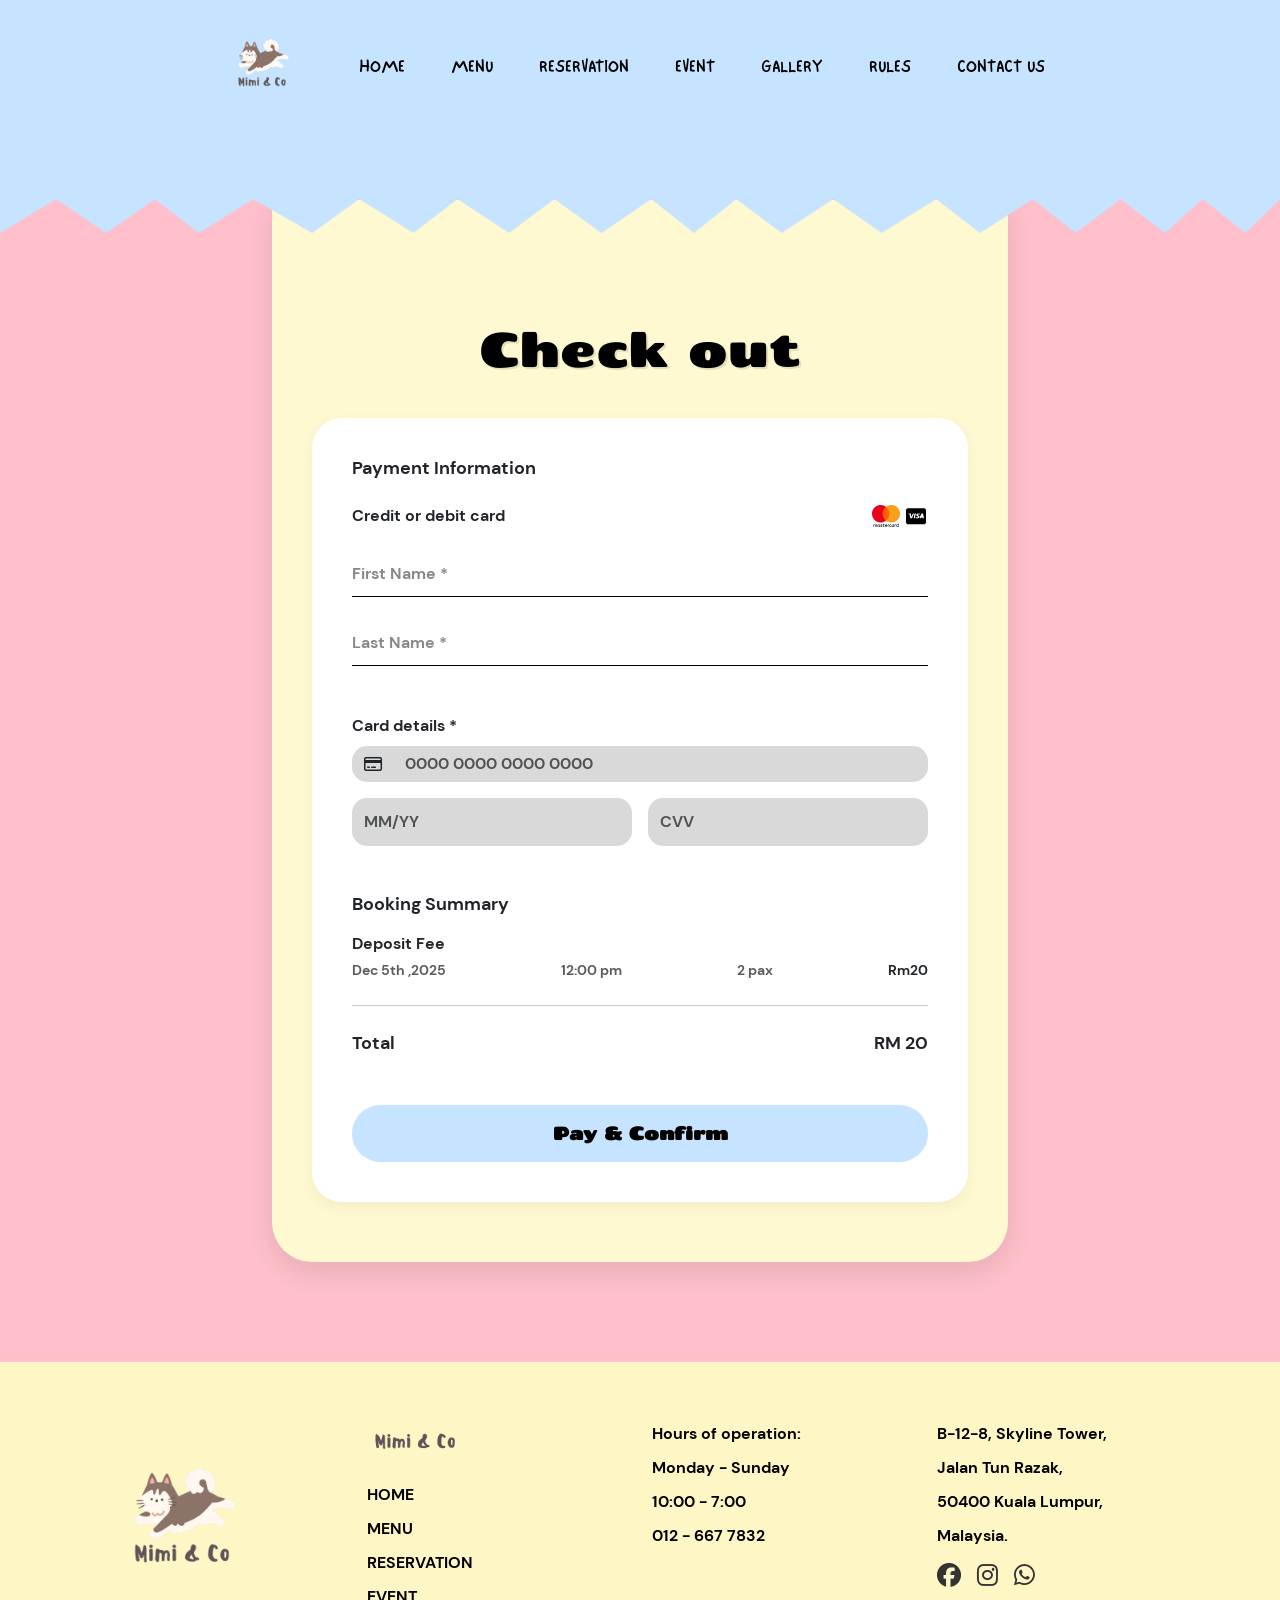
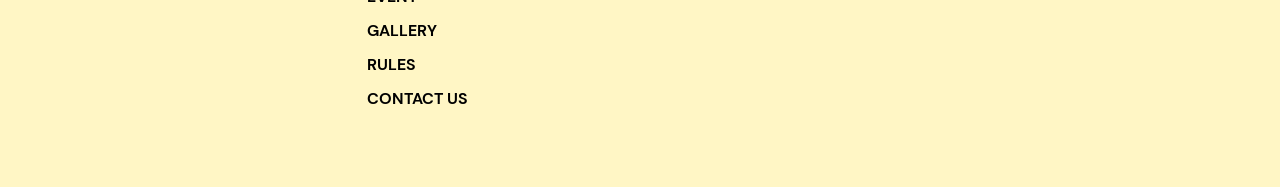
<file: Payment.html>
<!DOCTYPE html>
<html lang="en">
<head>
    <meta charset="UTF-8">
    <meta name="viewport" content="width=device-width, initial-scale=1.0">
    <title>Check out </title>
    
    <link href="https://cdn.jsdelivr.net/npm/bootstrap@5.0.2/dist/css/bootstrap.min.css" rel="stylesheet">
    <link rel="stylesheet" href="https://cdnjs.cloudflare.com/ajax/libs/font-awesome/6.7.2/css/all.min.css">
    
    <link rel="stylesheet" href="Template.css">
    <link rel="stylesheet" href="payment.css">

    <link rel="icon" type="image/x-icon" href="img/Logo 2.png">
</head>

<body>

    <div class="navbar-placeholder">
        <nav class="navbar navbar-expand-lg transition-navbar">
            <div class="container-fluid justify-content-center position-relative">
                <button class="navbar-toggler position-absolute start-0 ms-3" type="button" data-bs-toggle="collapse" data-bs-target="#navbarNav">
                    <span class="navbar-toggler-icon"></span>
                </button>
                <div class="d-flex align-items-center flex-column flex-lg-row w-100 justify-content-center">
                    <a class="navbar-brand m-0 p-0 me-lg-4" href="Home.html">
                        <img src="img/Logo 2.png" alt="Mimi & Co" class="nav-logo">
                    </a>
                    <div class="collapse navbar-collapse flex-grow-0" id="navbarNav">
                        <ul class="navbar-nav text-center align-items-center">
                            <li class="nav-item"><a class="nav-link" href="Home.html">HOME</a></li>
                            <li class="nav-item"><a class="nav-link" href="menu.html">MENU</a></li>
                            <li class="nav-item"><a class="nav-link " href="Reservation.html">RESERVATION</a></li>
                            <li class="nav-item"><a class="nav-link" href="Event.html">EVENT</a></li>
                            <li class="nav-item"><a class="nav-link" href="ourcats.html">GALLERY</a></li>
                            <li class="nav-item"><a class="nav-link" href="caferules.html">RULES</a></li>
                            <li class="nav-item"><a class="nav-link" href="cncn.html">CONTACT US</a></li>
                        </ul>
                    </div>
                </div>
            </div>
        </nav>
    </div>

    <div class="page-header-bg"></div>

    <main class="content-area">
        <div class="container">
            <div class="row justify-content-center">
                <div class="col-12 col-md-10 col-lg-8">
                    
                    <div class="checkout-paper">
                        
                        <h1 class="page-title text-center">Check out</h1>

                        <div class="form-card">
                            <h5 class="section-title mb-4">Payment Information</h5>
                            <form>
                                <div class="d-flex justify-content-between align-items-center mb-4">
                                    <label class="form-label mb-0">Credit or debit card</label>
                                    <div class="card-icons">
                                        <i class=""><img src="img/logos_mastercard.png" alt=""></i>
                                        <i class=""><img src="img/flowbite_visa-solid.png" alt=""></i>
                                    </div>
                                </div>

                                <div class="mb-4">
                                    <input type="text" class="form-control underline-input" placeholder="First Name *" required>
                                </div>
                                <div class="mb-4">
                                    <input type="text" class="form-control underline-input" placeholder="Last Name *" required>
                                </div>

                                <div class="mb-3 mt-5">
                                    <label class="form-label fw-bold">Card details *</label>
                                    <div class="input-group gray-box-input">
                                        <span class="input-group-text border-0 bg-transparent"><i class="fa-regular fa-credit-card"></i></span>
                                        <input type="text" class="form-control border-0 bg-transparent" placeholder="0000 0000 0000 0000">
                                    </div>
                                </div>

                                <div class="row g-3 mb-5">
                                    <div class="col-6">
                                        <div class="gray-box-input p-2">
                                            <input type="text" class="form-control border-0 bg-transparent p-1" placeholder="MM/YY">
                                        </div>
                                    </div>
                                    <div class="col-6">
                                        <div class="gray-box-input p-2">
                                            <input type="text" class="form-control border-0 bg-transparent p-1" placeholder="CVV">
                                        </div>
                                    </div>
                                </div>

                                <h5 class="section-title mb-3 mt-5">Booking Summary</h5>
                                <div class="summary-details mb-3">
                                    <p class="mb-1 fw-bold">Deposit Fee</p>
                                    <div class="d-flex justify-content-between text-muted summary-row">
                                        <span>Dec 5th ,2025</span>
                                        <span>12:00 pm</span>
                                        <span>2 pax</span>
                                        <span class="text-dark">Rm20</span>
                                    </div>
                                </div>

                                <hr class="my-4">

                                <div class="d-flex justify-content-between align-items-center mb-5 total-row">
                                    <span>Total</span>
                                    <span class="price">RM 20</span>
                                </div>

                                <button type="submit" class="btn btn-pay w-100">Pay & Confirm</button>
                            </form>
                        </div>

                    </div>

                </div>
            </div>
        </div>
    </main>

    <footer>
        <div class="container">
            <div class="row g-4">
                <div class="col-12 col-md-6 col-lg-3 text-center text-lg-start">
                    <a href="Home.html"><img src="img/Logo 2.png" alt="" class="img-fluid" style="max-width: 200px;"></a>
                </div>
                <div class="col-12 col-md-6 col-lg-3 text-center text-lg-start">
                    <div class="lg mb-3"><img src="img/Logo font only.png" alt="" class="img-fluid" width="101"></div>
                    <ul class="nolist1">
                        <li><a href="#">HOME</a></li>
                        <li><a href="#">MENU</a></li>
                        <li><a href="#">RESERVATION</a></li>
                        <li><a href="#">EVENT</a></li>
                        <li><a href="#">GALLERY</a></li>
                        <li><a href="#">RULES</a></li>
                        <li><a href="#">CONTACT US</a></li>
                    </ul>
                </div>
                <div class="col-12 col-md-6 col-lg-3 text-center text-lg-start">
                    <ul class="nolist2">
                        <li><strong>Hours of operation:</strong></li>
                        <li>Monday - Sunday</li>
                        <li>10:00 - 7:00</li>
                        <li>012 - 667 7832</li>
                    </ul>
                </div>
                <div class="col-12 col-md-6 col-lg-3 text-center text-lg-start">
                    <ul class="nolist2">
                        <li>B-12-8, Skyline Tower,</li>
                        <li>Jalan Tun Razak,</li>
                        <li>50400 Kuala Lumpur,</li>
                        <li>Malaysia.</li>
                    </ul>
                    <div class="icon mt-3 d-flex justify-content-center justify-content-lg-start">
                        <a href="#" class="me-3"><i class="fa-brands fa-facebook fa-xl"></i></a>
                        <a href="#" class="me-3"><i class="fa-brands fa-instagram fa-xl"></i></a>
                        <a href="#"><i class="fa-brands fa-whatsapp fa-xl"></i></a>
                    </div>
                </div>
            </div>
        </div>
    </footer>
    
    <script src="https://cdn.jsdelivr.net/npm/bootstrap@5.0.2/dist/js/bootstrap.bundle.min.js"></script>
    <script>
        window.addEventListener('scroll', function() {
            const navbar = document.querySelector('.transition-navbar');
            if (window.scrollY > 50) {
                navbar.classList.add('scrolled');
            } else {
                navbar.classList.remove('scrolled');
            }
        });
    </script>
</body>
</html>
</file>
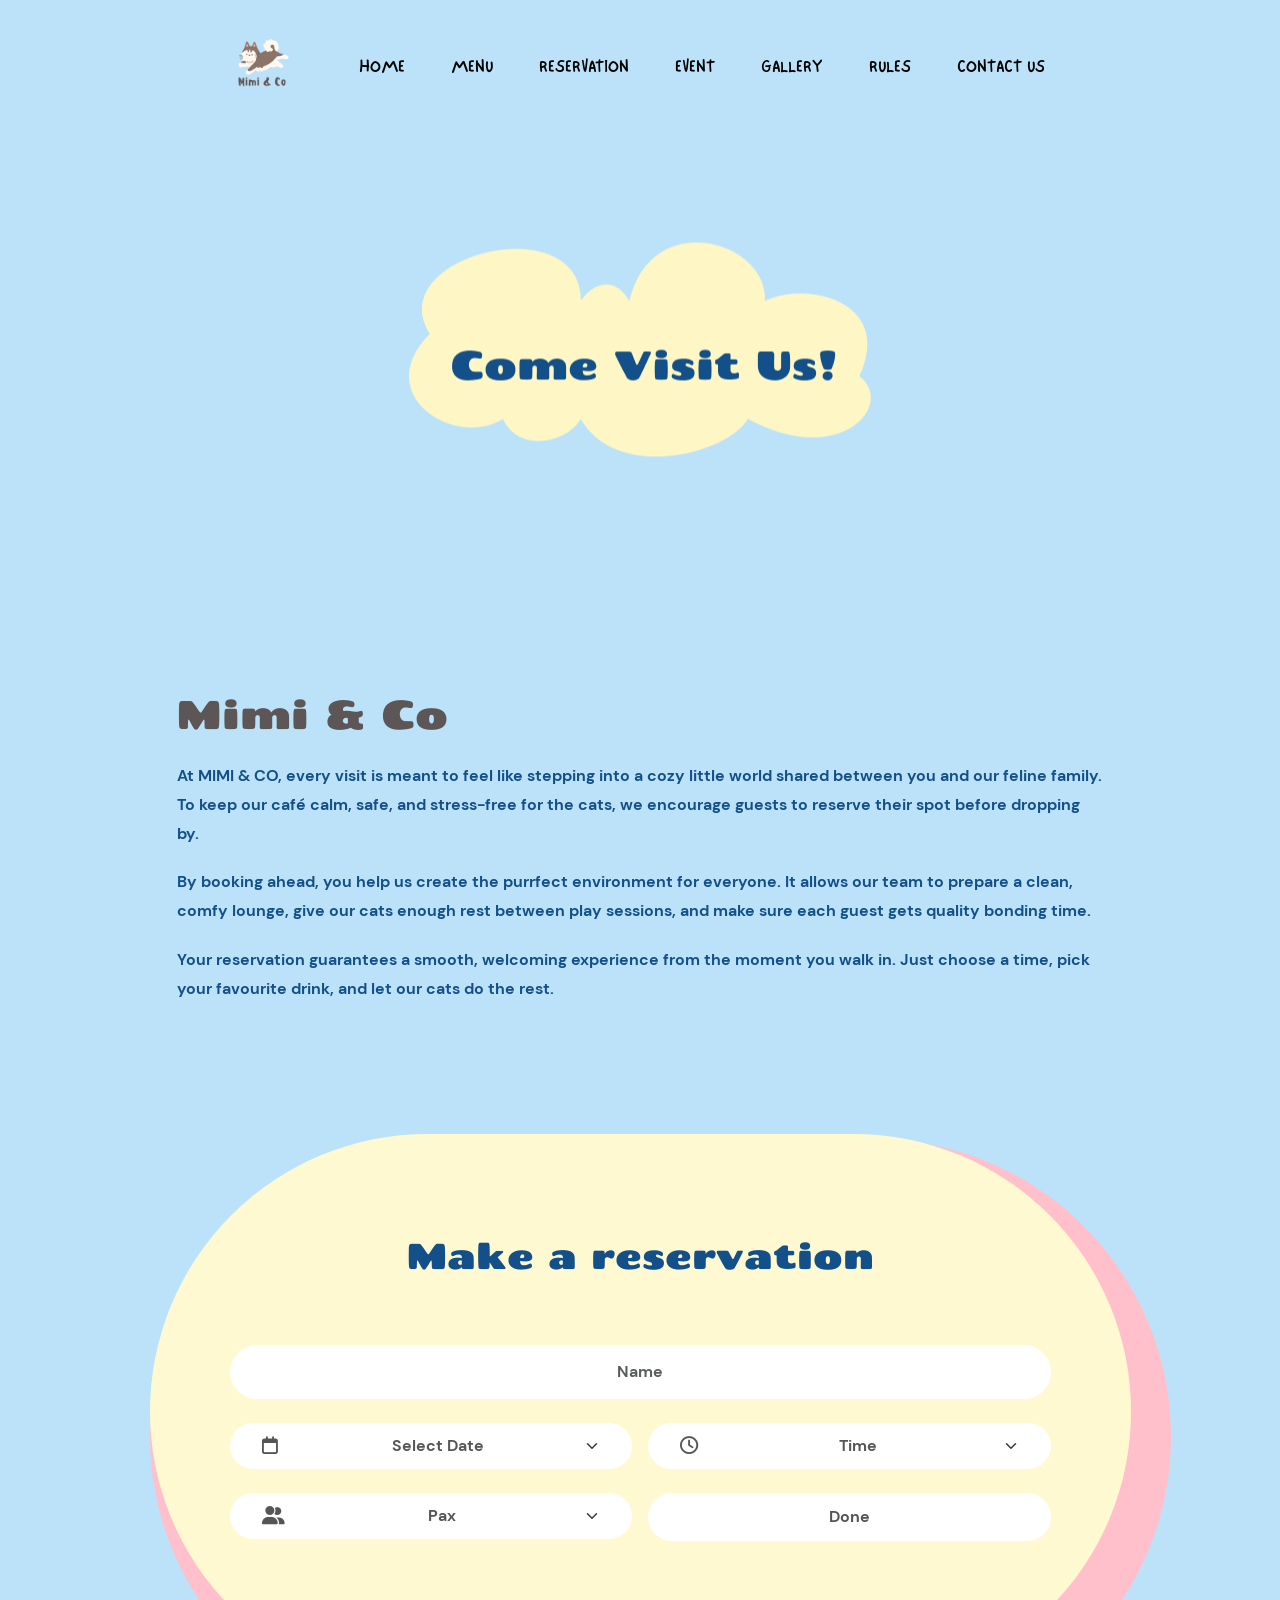
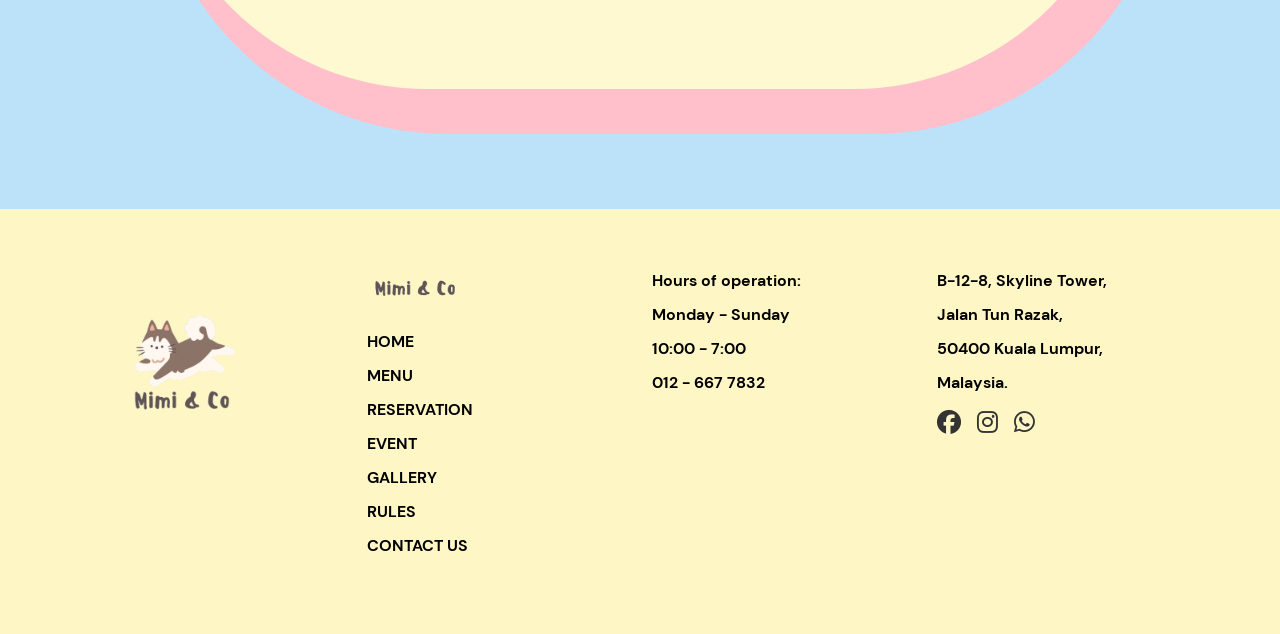
<file: Reservation.html>
<!DOCTYPE html>
<html lang="en">
<head>
    <meta charset="UTF-8">
    <meta name="viewport" content="width=device-width, initial-scale=1.0">
    <title>Reservation </title>
    
    <link href="https://cdn.jsdelivr.net/npm/bootstrap@5.0.2/dist/css/bootstrap.min.css" rel="stylesheet">
    <link rel="stylesheet" href="https://cdnjs.cloudflare.com/ajax/libs/font-awesome/6.7.2/css/all.min.css">
    
    <link rel="stylesheet" href="Template.css">
    <link rel="stylesheet" href="reservation.css">

    <link rel="icon" type="image/x-icon" href="img/Logo 2.png">
</head>

<body>

    <div class="navbar-placeholder">
        <nav class="navbar navbar-expand-lg transition-navbar">
            <div class="container-fluid justify-content-center position-relative">
                <button class="navbar-toggler position-absolute start-0 ms-3" type="button" data-bs-toggle="collapse" data-bs-target="#navbarNav">
                    <span class="navbar-toggler-icon"></span>
                </button>
                <div class="d-flex align-items-center flex-column flex-lg-row w-100 justify-content-center">
                    <a class="navbar-brand m-0 p-0 me-lg-4" href="Home.html">
                        <img src="img/Logo 2.png" alt="Mimi & Co" class="nav-logo">
                    </a>
                    <div class="collapse navbar-collapse flex-grow-0" id="navbarNav">
                        <ul class="navbar-nav text-center align-items-center">
                            <li class="nav-item"><a class="nav-link" href="Home.html">HOME</a></li>
                            <li class="nav-item"><a class="nav-link" href="menu.html">MENU</a></li>
                            <li class="nav-item"><a class="nav-link " href="Reservation.html">RESERVATION</a></li>
                            <li class="nav-item"><a class="nav-link" href="Event.html">EVENT</a></li>
                            <li class="nav-item"><a class="nav-link" href="ourcats.html">GALLERY</a></li>
                            <li class="nav-item"><a class="nav-link" href="caferules.html">RULES</a></li>
                            <li class="nav-item"><a class="nav-link" href="cncn.html">CONTACT US</a></li>
                        </ul>
                    </div>
                </div>
            </div>
        </nav>
    </div>

    <section class="hero-section text-center position-relative">
        
        <video autoplay muted loop playsinline class="hero-video">
            <source src="img/large.mp4" type="video/mp4">
        </video>
        
        <img src="img/Group 1.png" alt="Come Visit Us!" class="img-fluid cloud-title-img">
        
    </section>

    <section class="info-section">
        <div class="container">
            <div class="row justify-content-center">
                <div class="col-12 col-md-10 text-center text-md-start">
                    <h2 class="page-title mb-4">Mimi & Co</h2>
                    <div class="info-text">
                        <p>At MIMI & CO, every visit is meant to feel like stepping into a cozy little world shared between you and our feline family. To keep our café calm, safe, and stress-free for the cats, we encourage guests to reserve their spot before dropping by.</p>
                        <p>By booking ahead, you help us create the purrfect environment for everyone. It allows our team to prepare a clean, comfy lounge, give our cats enough rest between play sessions, and make sure each guest gets quality bonding time.</p>
                        <p>Your reservation guarantees a smooth, welcoming experience from the moment you walk in. Just choose a time, pick your favourite drink, and let our cats do the rest.</p>
                    </div>
                </div>
            </div>
        </div>
    </section>

    <section class="form-section">
        <div class="container">
            <div class="row justify-content-center">
                <div class="col-12 col-lg-11">
                    
                    <div class="reservation-card-wrapper">
                        <div class="pink-shadow-layer"></div>
                        <div class="yellow-card-layer text-center">
                            
                            <h2 class="form-title">Make a reservation</h2>

                            <form class="reservation-form mt-5">
                                
                                <div class="mb-4">
                                    <input type="text" class="form-control pill-input text-center" placeholder="Name">
                                </div>

                                <div class="row g-3 mb-4">
                                    <div class="col-md-6">
                                        <div class="input-group pill-input-group">
                                            <span class="input-group-text"><i class="fa-regular fa-calendar"></i></span>
                                            <select class="form-select border-0 bg-transparent text-center">
                                                <option selected disabled>Select Date</option>
                                                <option value="2025-12-3">Dec 3, 2025</option>
                                                <option value="2025-12-4">Dec 4, 2025</option>
                                                <option value="2025-12-5">Dec 5, 2025</option>
                                            </select>
                                        </div>
                                    </div>
                                    <div class="col-md-6">
                                        <div class="input-group pill-input-group">
                                            <span class="input-group-text"><i class="fa-regular fa-clock"></i></span>
                                            <select class="form-select border-0 bg-transparent text-center">
                                                <option selected disabled>Time</option>
                                                <option value="10:00">10:00 AM</option>
                                                <option value="12:00">12:00 PM</option>
                                                <option value="14:00">02:00 PM</option>
                                                <option value="16:00">04:00 PM</option>
                                            </select>
                                        </div>
                                    </div>
                                </div>

                                <div class="row g-3 mb-5">
                                    <div class="col-md-6">
                                        <div class="input-group pill-input-group">
                                            <span class="input-group-text"><i class="fa-solid fa-user-group"></i></span>
                                            <select class="form-select border-0 bg-transparent text-center">
                                                <option selected disabled>Pax</option>
                                                <option value="1">1 Person</option>
                                                <option value="2">2 Pax</option>
                                                <option value="3">3 Pax</option>
                                                <option value="4">4 Pax</option>
                                                <option value="5+">5+ Pax</option>
                                            </select>
                                        </div>
                                    </div>
                                    <div class="col-md-6">
                                        <a href="payment.html" class="btn btn-done w-100">Done</a>
                                     </div>
                                </div>

                            </form>

                        </div>
                    </div>

                </div>
            </div>
        </div>
    </section>

    <footer>
        <div class="container">
            <div class="row g-4">
                <div class="col-12 col-md-6 col-lg-3 text-center text-lg-start">
                    <a href="Home.html"><img src="img/Logo 2.png" alt="" class="img-fluid" style="max-width: 200px;"></a>
                </div>
                <div class="col-12 col-md-6 col-lg-3 text-center text-lg-start">
                    <div class="lg mb-3"><img src="img/Logo font only.png" alt="" class="img-fluid" width="101"></div>
                    <ul class="nolist1">
                        <li><a href="Home.html">HOME</a></li>
                        <li><a href="menu.html">MENU</a></li>
                        <li><a href="Reservation.html">RESERVATION</a></li>
                        <li><a href="Event.html">EVENT</a></li>
                        <li><a href="ourcats.html">GALLERY</a></li>
                        <li><a href="caferules.html">RULES</a></li>
                        <li><a href="cncn.html">CONTACT US</a></li>
                    </ul>
                </div>
                <div class="col-12 col-md-6 col-lg-3 text-center text-lg-start">
                    <ul class="nolist2">
                        <li><strong>Hours of operation:</strong></li>
                        <li>Monday - Sunday</li>
                        <li>10:00 - 7:00</li>
                        <li>012 - 667 7832</li>
                    </ul>
                </div>
                <div class="col-12 col-md-6 col-lg-3 text-center text-lg-start">
                    <ul class="nolist2">
                        <li>B-12-8, Skyline Tower,</li>
                        <li>Jalan Tun Razak,</li>
                        <li>50400 Kuala Lumpur,</li>
                        <li>Malaysia.</li>
                    </ul>
                    <div class="icon mt-3 d-flex justify-content-center justify-content-lg-start">
                        <a href="#" class="me-3"><i class="fa-brands fa-facebook fa-xl"></i></a>
                        <a href="#" class="me-3"><i class="fa-brands fa-instagram fa-xl"></i></a>
                        <a href="#"><i class="fa-brands fa-whatsapp fa-xl"></i></a>
                    </div>
                </div>
            </div>
        </div>
    </footer>

    <script src="https://cdn.jsdelivr.net/npm/bootstrap@5.0.2/dist/js/bootstrap.bundle.min.js"></script>
    <script>
        window.addEventListener('scroll', function() {
            const navbar = document.querySelector('.transition-navbar');
            if (window.scrollY > 50) {
                navbar.classList.add('scrolled');
            } else {
                navbar.classList.remove('scrolled');
            }
        });
    </script>
</body>
</html>
</file>
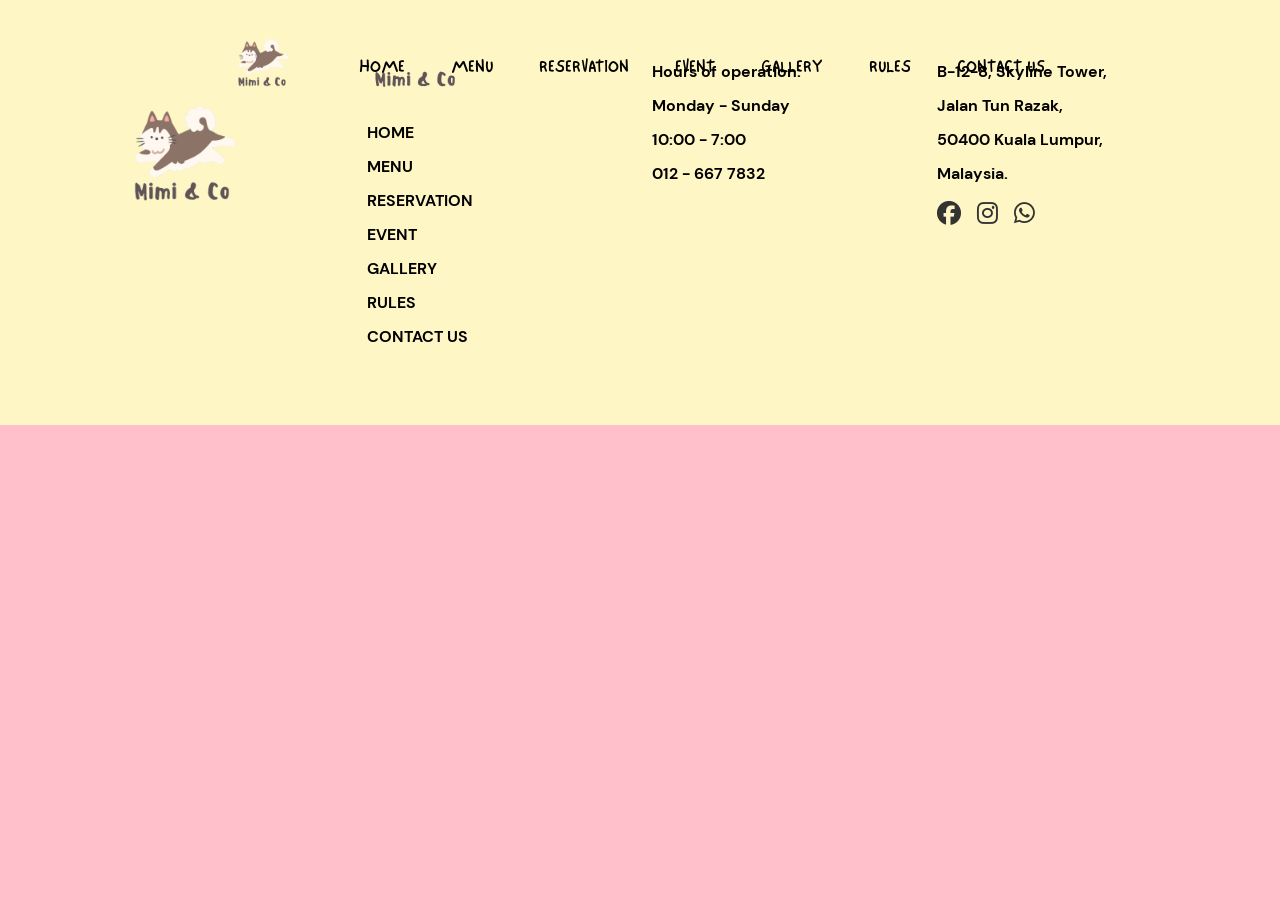
<file: Template.html>
<!DOCTYPE html>
<html lang="en">
<head>
    <meta charset="UTF-8">
    <meta name="viewport" content="width=device-width, initial-scale=1.0">
    <title>Event | Mimi & Co</title>
    
    <link href="https://cdn.jsdelivr.net/npm/bootstrap@5.0.2/dist/css/bootstrap.min.css" rel="stylesheet">
    <link rel="stylesheet" href="https://cdnjs.cloudflare.com/ajax/libs/font-awesome/6.7.2/css/all.min.css">
    
    <link rel="stylesheet" href="Template.css">

    <link rel="icon" type="image/x-icon" href="img/Logo 2.png">
</head>

<body>

    <header>
        <nav class="navbar navbar-expand-lg fixed-top transition-navbar">
            <div class="container justify-content-center position-relative">
                
                <button class="navbar-toggler position-absolute start-0 ms-3" type="button" data-bs-toggle="collapse" data-bs-target="#navbarNav">
                    <span class="navbar-toggler-icon"></span>
                </button>
                
                <div class="d-flex align-items-center flex-column flex-lg-row w-100 justify-content-center">
                    <a class="navbar-brand m-0 p-0 me-lg-4" href="#">
                        <img src="img/Logo 2.png" alt="Mimi & Co" class="nav-logo">
                    </a>
                    
                    <div class="collapse navbar-collapse flex-grow-0" id="navbarNav">
                        <ul class="navbar-nav text-center align-items-center">
                            <li class="nav-item"><a class="nav-link" href="#">HOME</a></li>
                            <li class="nav-item"><a class="nav-link" href="#">MENU</a></li>
                            <li class="nav-item"><a class="nav-link" href="#">RESERVATION</a></li>
                            <li class="nav-item"><a class="nav-link active" href="#">EVENT</a></li>
                            <li class="nav-item"><a class="nav-link" href="#">GALLERY</a></li>
                            <li class="nav-item"><a class="nav-link" href="#">RULES</a></li>
                            <li class="nav-item"><a class="nav-link" href="#">CONTACT US</a></li>
                        </ul>
                    </div>
                </div>

            </div>
        </nav>
    </header>



    <footer>
        <div class="container">
            <div class="row g-4">
                <div class="col-12 col-md-6 col-lg-3 text-center text-lg-start">
                    <a href="#"><img src="img/Logo 2.png" alt="" class="img-fluid" style="max-width: 200px;"></a>
                </div>
                <div class="col-12 col-md-6 col-lg-3 text-center text-lg-start">
                    <div class="lg mb-3"><img src="img/Logo font only.png" alt="" class="img-fluid" width="101"></div>
                    <ul class="nolist1">
                        <li><a href="#">HOME</a></li>
                        <li><a href="#">MENU</a></li>
                        <li><a href="#">RESERVATION</a></li>
                        <li><a href="#">EVENT</a></li>
                        <li><a href="#">GALLERY</a></li>
                        <li><a href="#">RULES</a></li>
                        <li><a href="#">CONTACT US</a></li>
                    </ul>
                </div>
                <div class="col-12 col-md-6 col-lg-3 text-center text-lg-start">
                    <ul class="nolist2">
                        <li><strong>Hours of operation:</strong></li>
                        <li>Monday - Sunday</li>
                        <li>10:00 - 7:00</li>
                        <li>012 - 667 7832</li>
                    </ul>
                </div>
                <div class="col-12 col-md-6 col-lg-3 text-center text-lg-start">
                    <ul class="nolist2">
                        <li>B-12-8, Skyline Tower,</li>
                        <li>Jalan Tun Razak,</li>
                        <li>50400 Kuala Lumpur,</li>
                        <li>Malaysia.</li>
                    </ul>
                    <div class="icon mt-3 d-flex justify-content-center justify-content-lg-start">
                        <a href="#" class="me-3"><i class="fa-brands fa-facebook fa-xl"></i></a>
                        <a href="#" class="me-3"><i class="fa-brands fa-instagram fa-xl"></i></a>
                        <a href="#"><i class="fa-brands fa-whatsapp fa-xl"></i></a>
                    </div>
                </div>
            </div>
        </div>
    </footer>

    <script src="https://cdn.jsdelivr.net/npm/bootstrap@5.0.2/dist/js/bootstrap.bundle.min.js"></script>

    <script>
        window.addEventListener('scroll', function() {
            const navbar = document.querySelector('.transition-navbar');
            if (window.scrollY > 50) {
                navbar.classList.add('scrolled');
            } else {
                navbar.classList.remove('scrolled');
            }
        });
    </script>

</body>
</html>
</file>
<file: Template.css>
@font-face {
    font-family: 'Onelittle';
    src: url('font/FreePsdVn.com_1804138_FONT_one_little_font_1505137/OneLittleFont-Regular.otf');
}
@font-face {
    font-family: 'Dmsans';
    src: url('font/dm-sans/DMSans-Bold.ttf');
}
@font-face {
    font-family: Chango;
    src: url(font/chango/Chango-Regular.ttf);
}

body {
    background-color: #FFC0CB; 
    font-family: 'Onelittle', sans-serif;
    overflow-x: hidden;
}


.transition-navbar {

    position: fixed;
    top: 0;
    z-index: 1030;
    padding: 1rem 3rem; 
    background-color: transparent; 
    

    left: 50%;
    transform: translateX(-50%);
    width: 100%; 
    

    transition: all 0.4s cubic-bezier(0.4, 0, 0.2, 1);
}


.nav-logo {
    width: 100px;
    height: 100px;
    transition: all 0.4s ease;
}


.nav-link {
    font-family: 'Onelittle';
    font-size: 18px;
    color: #000 !important;
    white-space: nowrap;
    margin: 0 15px;
}

.transition-navbar.scrolled {

    top: 1rem;
    

    width: 90%;        
    max-width: 1000px;        
    

    border-radius: 100vw;
    background-color: rgba(255, 246, 197, 0.9); 
    

    backdrop-filter: blur(8px);
    -webkit-backdrop-filter: blur(8px);
    

    box-shadow: 
        inset 0 0 0.5rem rgba(255, 255, 255, 0.6), 
        0 4px 15px rgba(0, 0, 0, 0.1);             
        

    padding: 0.5rem 2rem;
}


.transition-navbar.scrolled .nav-logo {
    width: 50px;
    height: 50px;
}


footer {
    background-color: #FFF6C5;
    padding: 60px 0;
    font-family: 'Dmsans';
    color: #000;
}
footer a { text-decoration: none; color: #000; }
.nolist1, .nolist2 { list-style: none; padding: 0; }
.nolist1 li, .nolist2 li { margin-bottom: 10px; }
.icon i { color: #333; transition: color 0.3s; }
.icon i:hover { color: #134f88; }
</file>
<file: caferules.css>
@font-face {
    font-family: 'Chango';
    src: url('font/chango/Chango-Regular.ttf');
    font-weight: normal;
}

body {
    font-family: 'Dmsans', sans-serif;
    background-color: #FFF9D2;
}

.navbar-placeholder { height: 100px; position: relative; z-index: 100; }


.rules-header {
    position: relative;
    width: 100%;
    height: 400px; 
    overflow: hidden;
    background-color: #FFF9D2;
}

.header-bg-img {
    width: 100%;
    height: 100%;
    object-fit: cover;
    position: absolute;
    top: 0;
    left: 0;
    z-index: 1;
}

.marquee-container {
    position: absolute;
    top: 50%;
    left: 0;
    width: 100%;
    transform: translateY(-50%);
    z-index: 2;
    overflow: hidden;
    white-space: nowrap;
}

.marquee-content {
    display: inline-block;
    font-family: 'Chango', sans-serif;
    font-size: 60px;
    color: #C6E3FF; 
    -webkit-text-stroke: 2px #FFF9D2;
    font-weight: bold;
    animation: marquee 20s linear infinite;
}

@keyframes marquee {
    0% { transform: translateX(0); }
    100% { transform: translateX(-50%); }
}


.rules-content-section {
    background-color: #C6E3FF;
    padding: 60px 0 100px 0;
    margin-top: -2px;
}

.section-title { font-family: 'Chango', sans-serif; font-size: 36px; text-transform: uppercase; }
.text-dark-blue { color: #134f88; }
.rules-text { max-width: 800px; color: #134f88; font-size: 16px; line-height: 1.6; }


.flip-card {
    background-color: transparent;
    perspective: 1000px;
    width: 100%;
    height: 400px; 
    cursor: pointer;
}

.flip-card-inner {
    position: relative;
    width: 100%;
    height: 100%;
    transition: transform 0.8s;
    transform-style: preserve-3d;
    border-radius: 20px;
}

.flip-card:hover .flip-card-inner {
    transform: rotateY(180deg);
}

.flip-card-front, .flip-card-back {
    position: absolute;
    width: 100%;
    height: 100%;
    -webkit-backface-visibility: hidden;
    backface-visibility: hidden;
    border-radius: 20px;
    overflow: hidden;
}


.flip-card-front {
    z-index: 2;
}

.img-fill {
    width: 100%;
    height: 100%;
    object-fit: cover;
}

.flip-card-back {
    transform: rotateY(180deg);
    padding: 30px;
    display: flex;
    flex-direction: column;
    justify-content: center;
    align-items: center;
    text-align: center;
}

.card-yellow-dark { background-color: #FFF0B4; }
.card-pink-dark { background-color: #FFB6C1; }

.card-title {
    font-family: 'Chango', sans-serif;
    color: #134f88;
    font-size: 24px;
    margin-bottom: 15px;
}

.card-text {
    font-size: 15px;
    color: #333;
    line-height: 1.6;
}

.flip-card-back i { color: rgba(19, 79, 136, 0.4); }


@media (max-width: 768px) {
    .rules-header { height: 250px; }
    .marquee-content { font-size: 40px; }
    .flip-card { height: 350px; }
}
</file>
<file: event.css>
@font-face {
    font-family: 'Chango';
    src: url('font/chango/Chango-Regular.ttf');
    font-weight: normal;
}


.section1 {
    background-image: url('img/bg2.png');
    background-size: cover;
    background-position: center;

    padding-top: 180px; 
    
    padding-bottom: 50px;
    overflow: hidden; 
}

h2 {
    font-family: 'Chango', sans-serif;
    font-size: 80px;
    color: #134f88;
    margin-bottom: 30px;
}
@media (max-width: 768px) {
    h2 { font-size: 48px; }
}

.section1 p {
    text-align: center;
    font-family: 'Chango';
    font-size: 24px;
    color: #134f88;
    margin-top: 10px;
}


.swiper {
    width: 100%;
    padding-bottom: 50px !important;
    padding-top: 20px;
}

.swiper-slide {
    background-position: center;
    background-size: cover;
    width: 300px;
    height: auto;
}


.photo-card img {
    display: block;
    width: 100%;
    border-radius: 20px;
    box-shadow: 0 8px 16px rgba(0,0,0,0.15); 
    transition: transform 0.3s;
}
.photo-card img:hover {
    transform: scale(1.03);
}


.swiper-button-prev,
.swiper-button-next {
    color: #134f88 !important;
    font-weight: bold;
}
@media (max-width: 768px) {
    .swiper-button-prev, .swiper-button-next { display: none; }
}


.swiper-pagination-bullet {
    background: #fff;
    opacity: 0.6;
    width: 12px;
    height: 12px;
}
.swiper-pagination-bullet-active {
    background: #134f88 !important;
    opacity: 1;
    width: 25px;
    border-radius: 6px;
}

.section2 {
    background-color: #C6E3FF;
    padding: 80px 0;
}
.section3 {
    background-color: #FFF7DD;
    padding: 80px 0 150px 0;
}


.img-wrapper {
    position: relative;
    display: inline-block;
    max-width: 100%;
}
.main-bg {
    width: 100%;
    height: auto;
    display: block;
}
.btn-link {
    position: absolute;
    bottom: 12%;   
    right: 8%;     
    width: 18%;    
    min-width: 70px;
    transition: transform 0.2s;
}
.btn-link:hover {
    transform: scale(1.1);
}
</file>
<file: poster1.css>
body {
    background-color: #FFC0CB; 
    font-family: 'Onelittle', sans-serif;
}


.page-header-bg {
    position: absolute;
    top: 0;
    left: 0;
    width: 100%;
    height: 200px; 
    background-image: url('img/Vector.png'); 
    background-size: cover;
    background-position: bottom center;
    background-repeat: no-repeat;
    z-index: 0;
}

.pink-content-area {
    position: relative;
    z-index: 1; 
    padding-top: 250px; 
    padding-bottom: 150px;
    min-height: auto; 
}

.poster-image {
    border-radius: 20px;
    box-shadow: 0 10px 30px rgba(0,0,0,0.15);
    max-width: 100%;
   
    ;
}

.animation-fade-up {
    animation: fadeUp 1s ease-out;
}

@keyframes fadeUp {
    from {
        opacity: 0;
        transform: translateY(30px);
    }
    to {
        opacity: 1;
        transform: translateY(0);
    }
}
</file>
<file: Poster.css>
body {
    background-color: #FFC0CB; 
    font-family: 'Onelittle', sans-serif;
}


.page-header-bg {
    position: absolute;
    top: 0;
    left: 0;
    width: 100%;
    height: 200px; 
    background-image: url('img/Vector.png'); 
    background-size: cover;
    background-position: bottom center;
    background-repeat: no-repeat;
    z-index: 0;
}

.pink-content-area {
    position: relative;
    z-index: 1; 
    padding-top: 250px; 
    padding-bottom: 150px;
    min-height: auto; 
}

.poster-image {
    border-radius: 20px;
    box-shadow: 0 10px 30px rgba(0,0,0,0.15);
    max-width: 100%;
   
    ;
}

.animation-fade-up {
    animation: fadeUp 1s ease-out;
}

@keyframes fadeUp {
    from {
        opacity: 0;
        transform: translateY(30px);
    }
    to {
        opacity: 1;
        transform: translateY(0);
    }
}
</file>
<file: Homecss.css>
@font-face {
    font-family: 'Chango';
    src: url('font/chango/Chango-Regular.ttf');
    font-weight: normal;
}

body {
    background-color: #FFF9D2; 
    font-family: 'Dmsans', sans-serif;
}

.navbar-placeholder { height: 100px; position: relative; z-index: 100; }
.section-title { font-family: 'Chango', sans-serif; font-size: 48px; margin-bottom: 20px; }
.text-blue { color: #134f88; }


img.d-block { margin-bottom: -1px; }


.lemon-section {

    padding-bottom: 20px;
}

.lemon-btn-wrapper {
    display: inline-block;
    position: relative;
    width: 380px; height: 380px;
    cursor: pointer;

    margin-top: -400px; 
}
.lemon-img {
    position: absolute; top: 0; left: 0; width: 100%; height: 100%;
    transition: opacity 0.3s ease;
}
.lemon-normal { opacity: 1; }
.lemon-hover  { opacity: 0; }
.lemon-btn-wrapper:hover .lemon-normal { opacity: 0; }
.lemon-btn-wrapper:hover .lemon-hover  { opacity: 1; }



.price-section {
    background-color: #FFF9D2;
    padding-bottom: 100px;
    padding-top: 50px;
}


.price-pill {
    background-color: #C6E3FF; 
    border-radius: 50px;
    padding: 15px 30px;
    color: #000;
    font-family: 'Dmsans', sans-serif;
    font-size: 16px;
    box-shadow: 0 4px 10px rgba(0,0,0,0.05);
}

.small-text { font-weight: bold; font-size: 14px; color: #134f88; }


.btn-book-now {
    background-color: #FFC0CB; 
    color: #fff;
    font-family: 'Chango', sans-serif;
    font-size: 20px;
    padding: 10px 40px;
    border-radius: 50px;
    border: none;
    transition: transform 0.2s;
    text-decoration: none;
    display: inline-block;
    text-shadow: 1px 1px 0 rgba(0,0,0,0.1);
}
.btn-book-now:hover {
    background-color: #ffb1bf;
    color: #fff;
    transform: scale(1.05);
}
</file>
<file: payment.css>
@font-face {
    font-family: 'Chango';
    src: url('font/chango/Chango-Regular.ttf');
    font-weight: normal;
}

body {
    background-color: #FFC0CB; 
    font-family: 'Dmsans', sans-serif;
}

.page-header-bg {
    position: absolute;
    top: 0;
    left: 0;
    width: 100%;
    height: 350px; 
    background-image: url('img/Vector.png'); 
    background-repeat: no-repeat;
    background-position: top center;
    background-size: 100% auto;
    z-index: 5; 
    pointer-events: none; 
}

.navbar-placeholder {
    height: 100px;
    position: relative;
    z-index: 100; 
}

.content-area {
    position: relative;
    z-index: 1; 
    padding-top: 100px; 
    padding-bottom: 100px;
}

.checkout-paper {
    background-color: #FFF9D2; 
    border-radius: 0 0 40px 40px; 
    padding: 120px 40px 60px 40px; 
    box-shadow: 0 10px 30px rgba(0,0,0,0.1);
    position: relative;
}

.page-title {
    font-family: 'Chango', sans-serif;
    font-size: 48px;
    color: #000;
    margin-bottom: 40px;
    text-shadow: 2px 2px 0px rgba(0,0,0,0.1);
}


.form-card {
    background-color: #ffffff;
    border-radius: 30px;
    padding: 40px;
    box-shadow: 0 5px 15px rgba(0,0,0,0.05);
}

.section-title {
    font-weight: bold;
    font-size: 18px;
    font-family: 'Dmsans', sans-serif; 
}

.underline-input {
    border: none;
    border-bottom: 1px solid #000;
    border-radius: 0;
    padding: 10px 0;
    background: transparent;
    font-size: 16px;
    font-family: 'Dmsans', sans-serif; 
}
.underline-input:focus {
    box-shadow: none;
    border-bottom: 2px solid #000;
}
.underline-input::placeholder {
    color: #888;
    font-family: 'Dmsans', sans-serif;
}

.gray-box-input {
    background-color: #D9D9D9;
    border-radius: 15px;
    overflow: hidden;
    display: flex;
    align-items: center;
}
.gray-box-input input {
    font-family: 'Dmsans', sans-serif;
}
.gray-box-input input:focus {
    box-shadow: none;
}

.summary-row {
    font-size: 14px;
    font-family: 'Dmsans', sans-serif;
}
.total-row {
    font-weight: bold;
    font-size: 18px;
}

.btn-pay {
    background-color: #C6E3FF; 
    color: #000;
    font-family: 'Chango', sans-serif; 
    font-weight: bold;
    font-size: 18px;
    padding: 15px;
    border-radius: 50px;
    border: none;
    transition: transform 0.2s, background-color 0.2s;
}
.btn-pay:hover {
    background-color: #a4d1ff;
    transform: scale(1.02);
}
</file>
<file: reservation.css>
@font-face {
    font-family: 'Chango';
    src: url('font/chango/Chango-Regular.ttf');
    font-weight: normal;
}

body {
    background-color: #BBE2F9; 
    font-family: 'Dmsans', sans-serif;
    color: #134F88;
}

.navbar-placeholder {
    height: 100px;
    position: relative;
    z-index: 100;
}

.hero-section {
    position: relative;
    padding: 0; 
    margin-bottom: 50px;
    overflow: hidden;
}

.hero-video {
    width: 100%;
    max-height: 500px; 
    object-fit: cover; 
    display: block;
}

.cloud-title-img {
    position: absolute;
    top: 50%;
    left: 50%;
    transform: translate(-50%, -50%);
    max-width: 60%; 
    animation: float 3s ease-in-out infinite;
}

@keyframes float {
    0% { transform: translate(-50%, -50%); }
    50% { transform: translate(-50%, -55%); }
    100% { transform: translate(-50%, -50%); }
}

.z-index-1 {
    position: absolute;
    top: 0;
    left: 0;
    width: 100%;
    height: 100%;
    z-index: 10;
}

.info-section {
    padding: 40px 0;
}

.page-title {
    font-family: 'Chango', sans-serif;
    font-size: 40px;
    color: #5D5656;
}

.info-text p {
    font-family: 'Dmsans', sans-serif;
    font-size: 16px;
    line-height: 1.8;
    color: #134F88;
    margin-bottom: 20px;
}

.form-section {
    padding-bottom: 100px;
    padding-top: 50px;
}

.reservation-card-wrapper {
    position: relative;
    min-height: 500px;
    padding: 20px;
}

.pink-shadow-layer {
    position: absolute;
    top: 25px;
    left: 20px; 
    width: 100%;
    height: 100%;
    
    background-color: #FFC0CB;
    border-radius: 333px; 
    z-index: 0;
}

.yellow-card-layer {
    position: relative;
    z-index: 1;
    background-color: #FFF9D2;
    border-radius: 333px; 
    padding: 100px 80px;
    width: 100%;
    height: 100%;
    display: flex;
    flex-direction: column;
    justify-content: center;
}

.form-title {
    font-family: 'Chango', sans-serif;
    font-size: 36px;
    color: #134f88;
    margin-bottom: 20px;
}

.pill-input {
    border-radius: 50px;
    border: none;
    padding: 15px 30px;
    font-size: 16px;
    color: #555;
    background-color: #fff;
}
.pill-input:focus {
    box-shadow: none;
}

.pill-input-group {
    background-color: #fff;
    border-radius: 50px;
    overflow: hidden;
    padding: 5px 20px;
    align-items: center;
}

.pill-input-group .input-group-text {
    background: transparent;
    border: none;
    color: #555;
    font-size: 18px;
}

.form-select {
    box-shadow: none;
    cursor: pointer;
    color: #555;
    font-size: 16px;
}
.form-select:focus {
    box-shadow: none;
}

.btn-done {
    background-color: #fff;
    border-radius: 50px;
    padding: 12px;
    color: #555;
    font-weight: bold;
    border: none;
    width: 100%;
    height: 100%;
    display: flex;
    align-items: center;
    justify-content: center;
    text-decoration: none;
}

.btn-done:hover {
    background-color: #f0f0f0;
    color: #134f88;
}

@media (max-width: 768px) {
    .cloud-title-img { max-width: 80%; }
    .pink-shadow-layer, .yellow-card-layer {
        border-radius: 50px; 
        padding: 60px 20px;
    }
}
</file>
